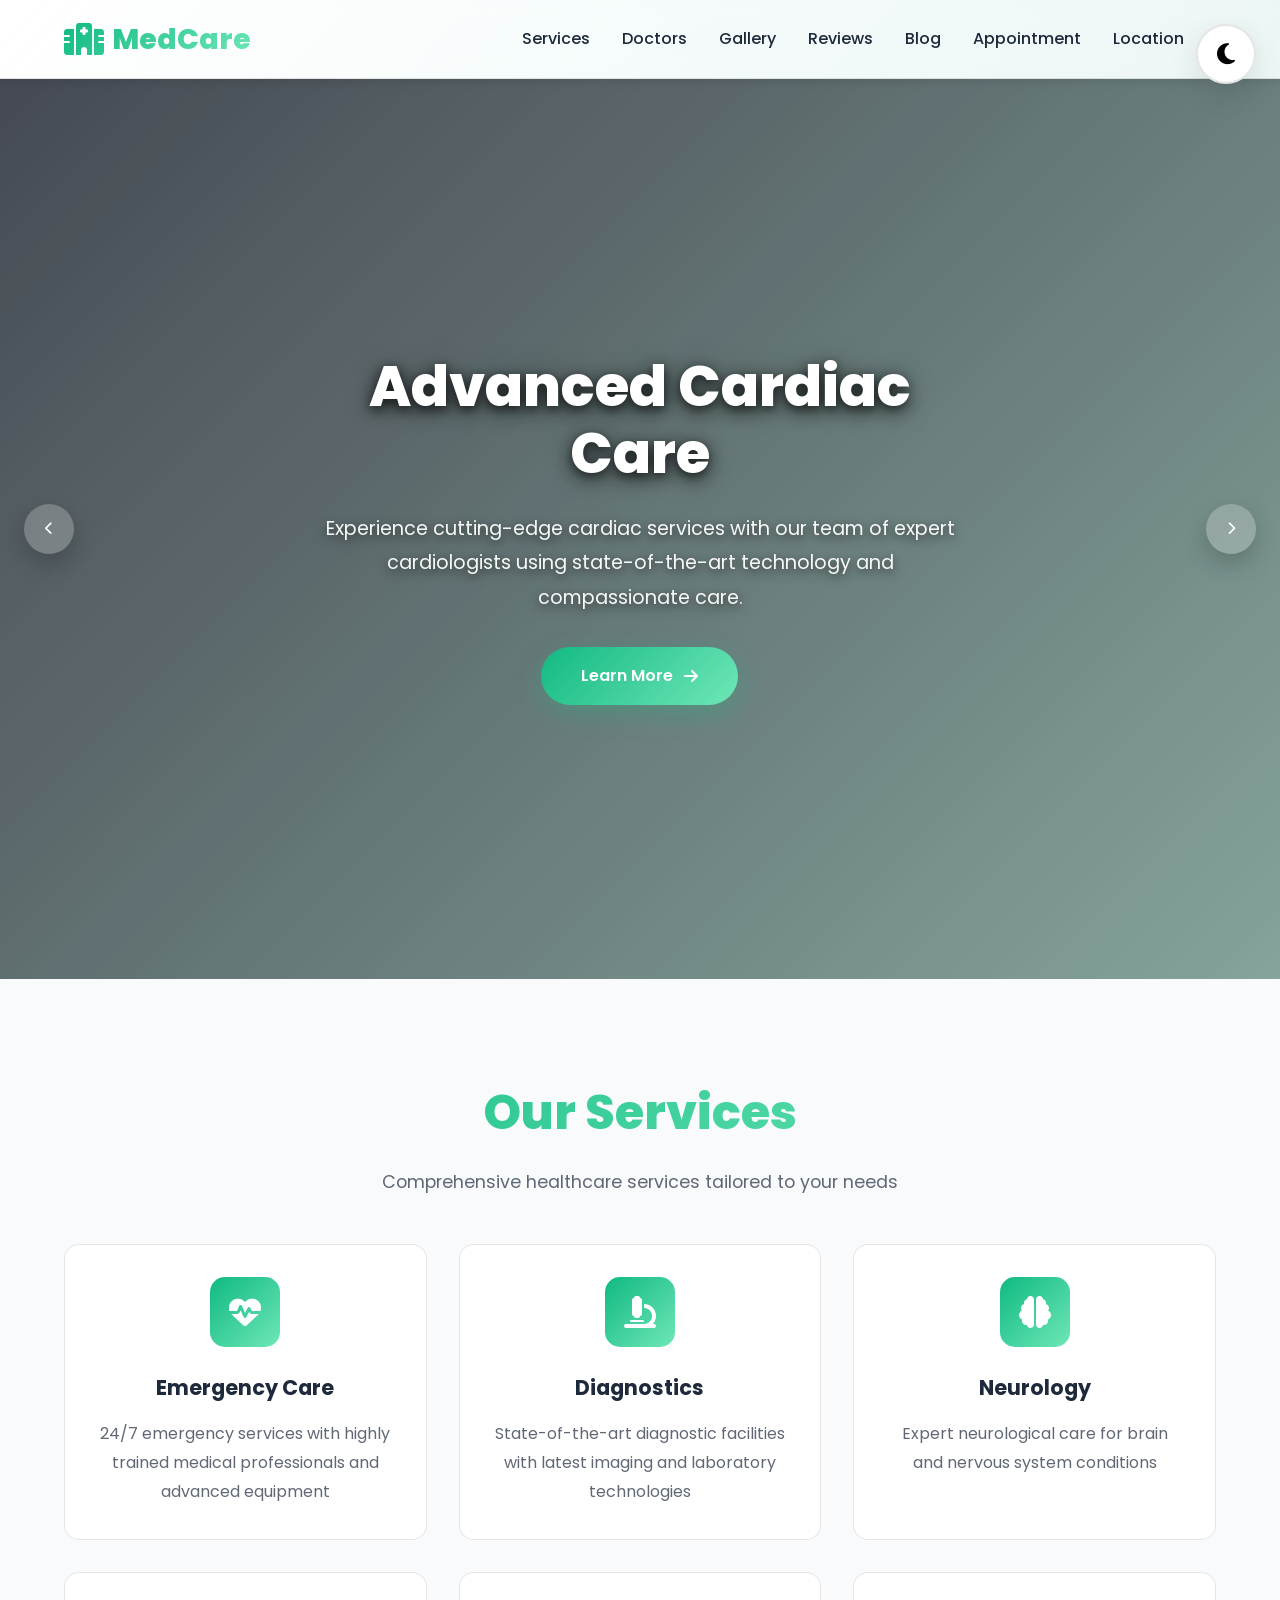
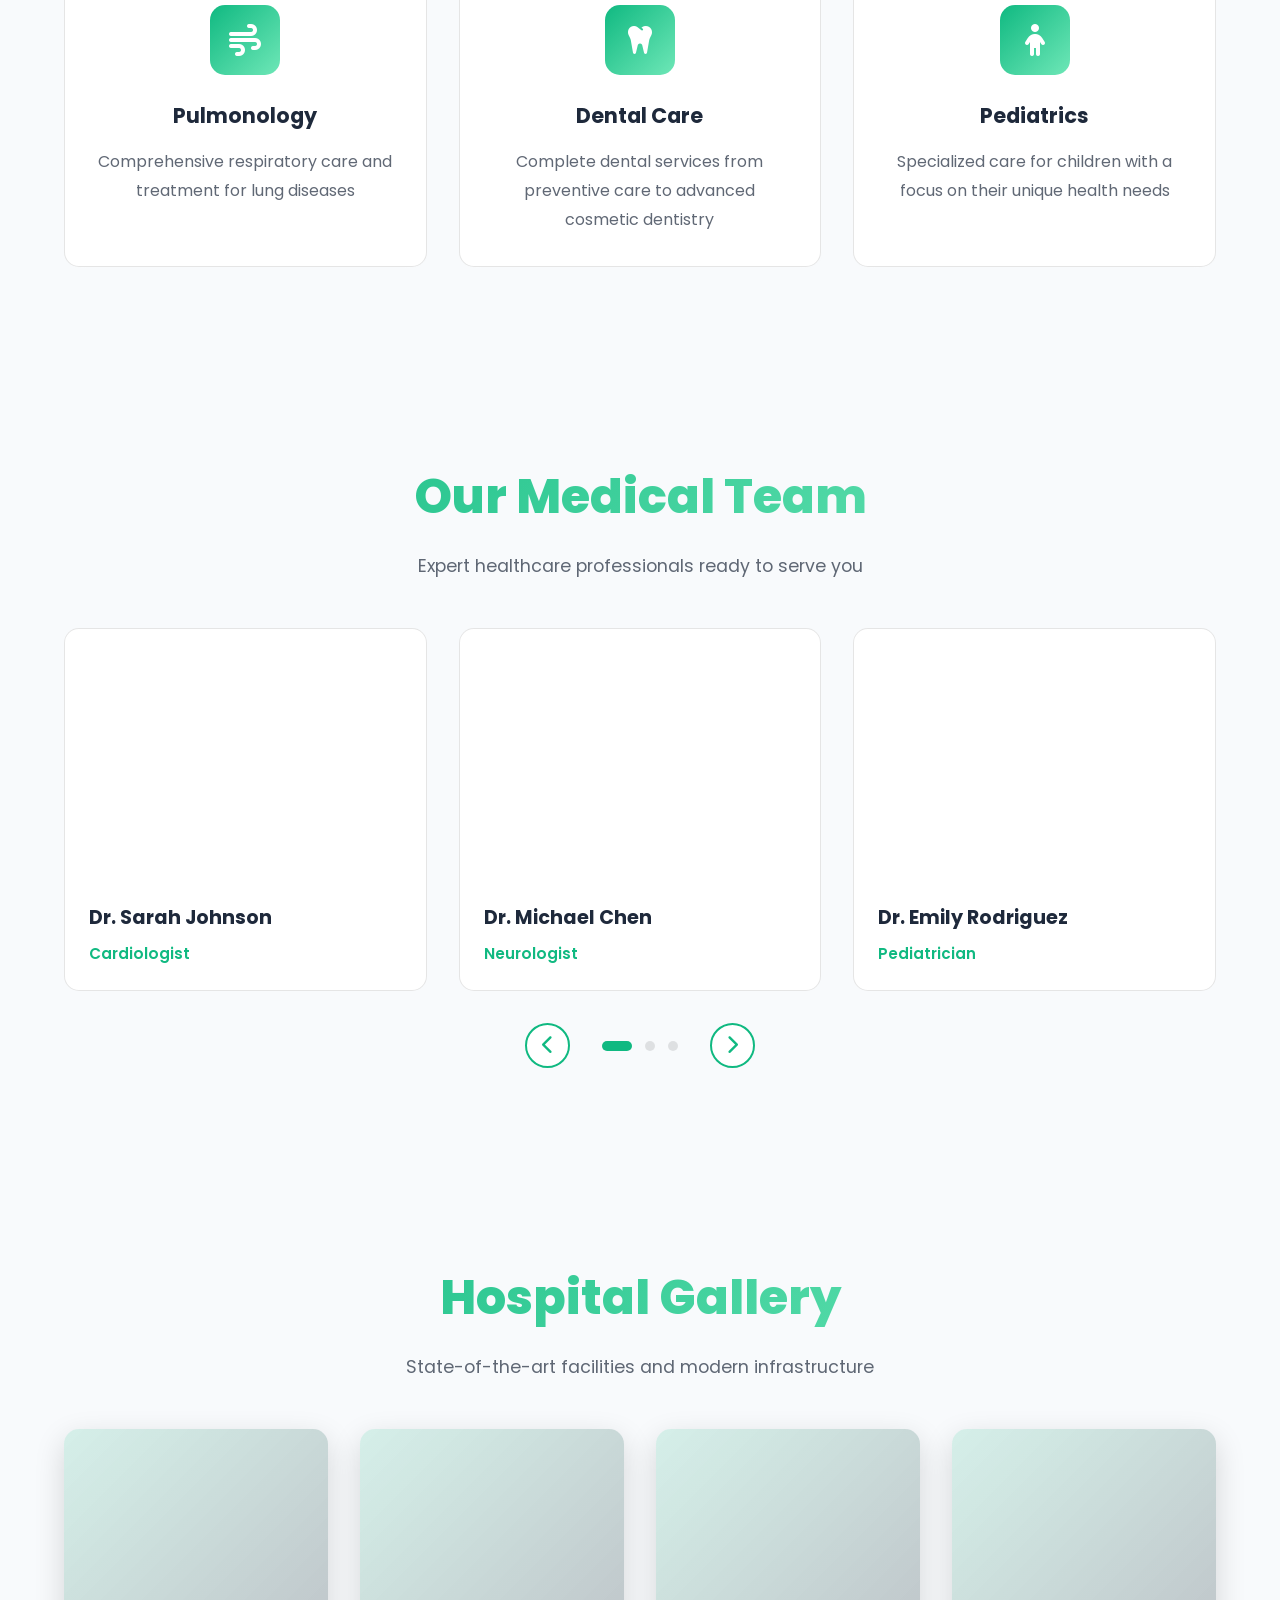
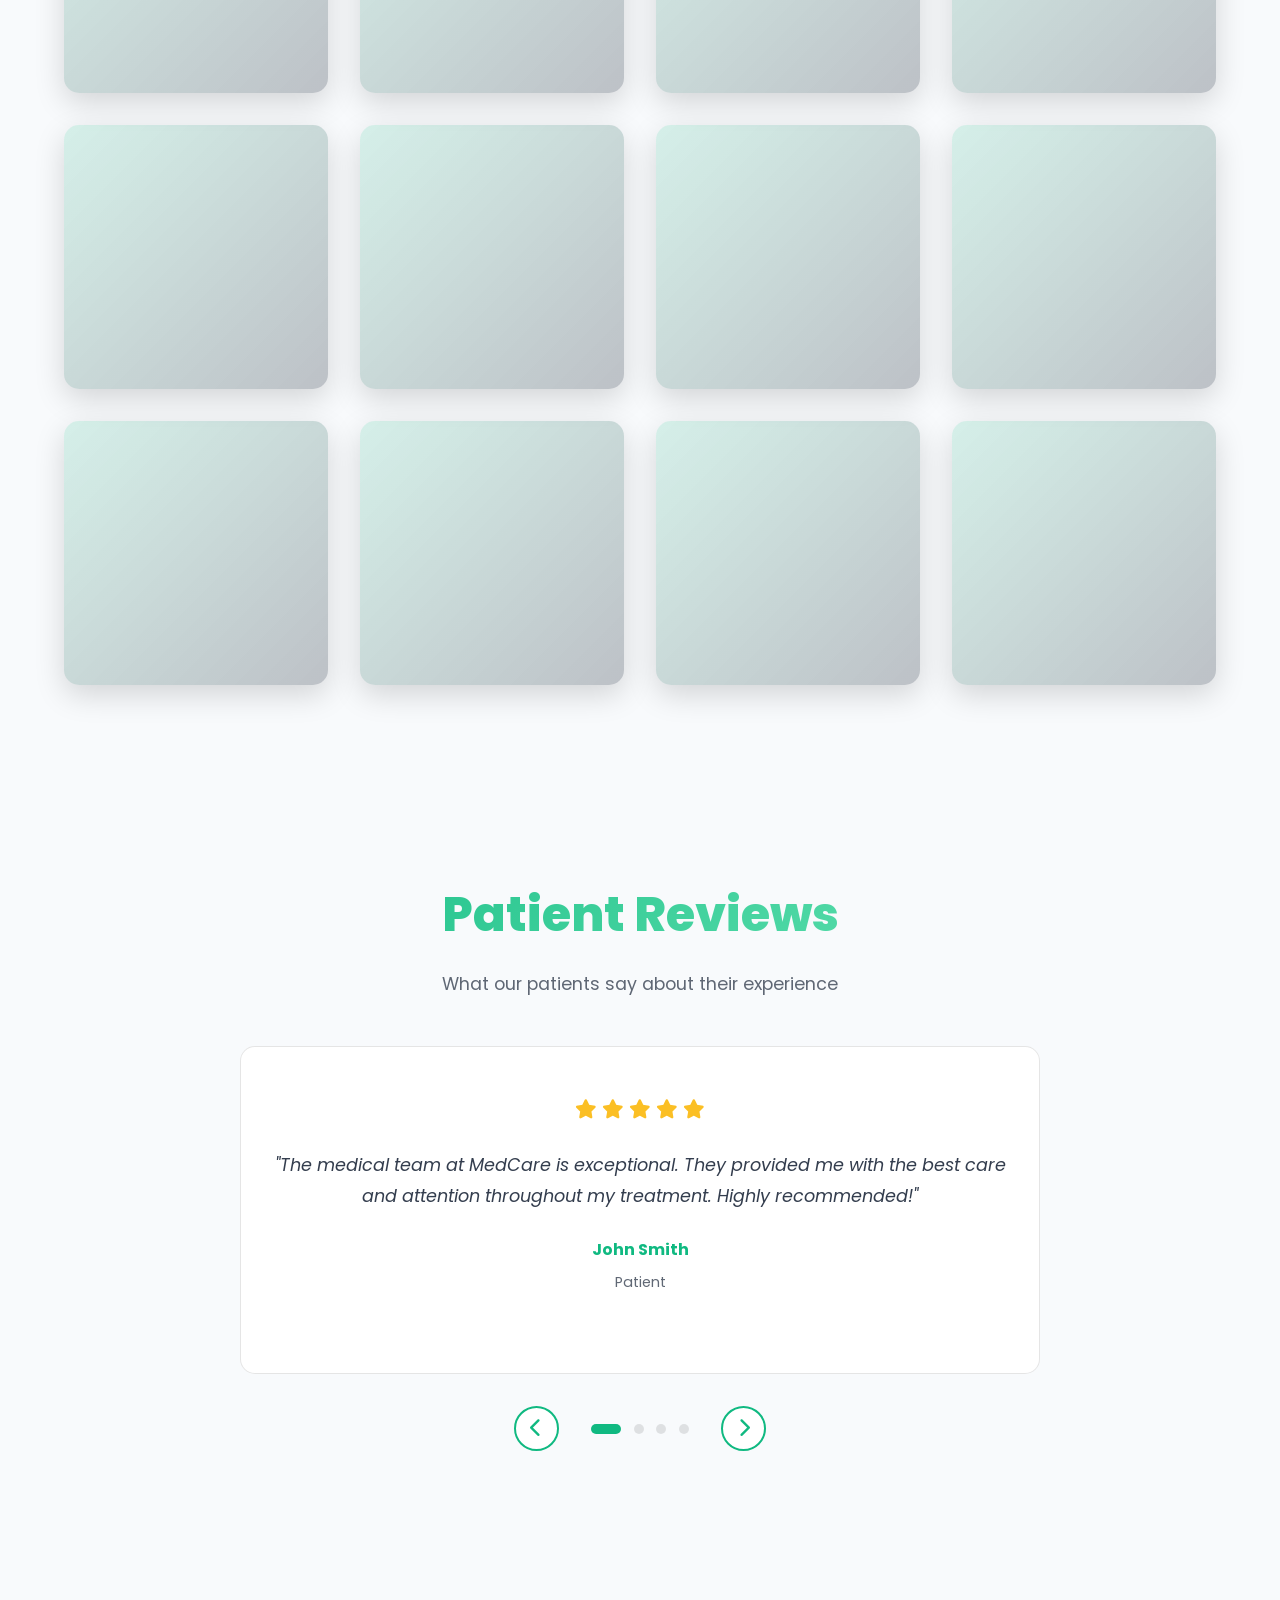
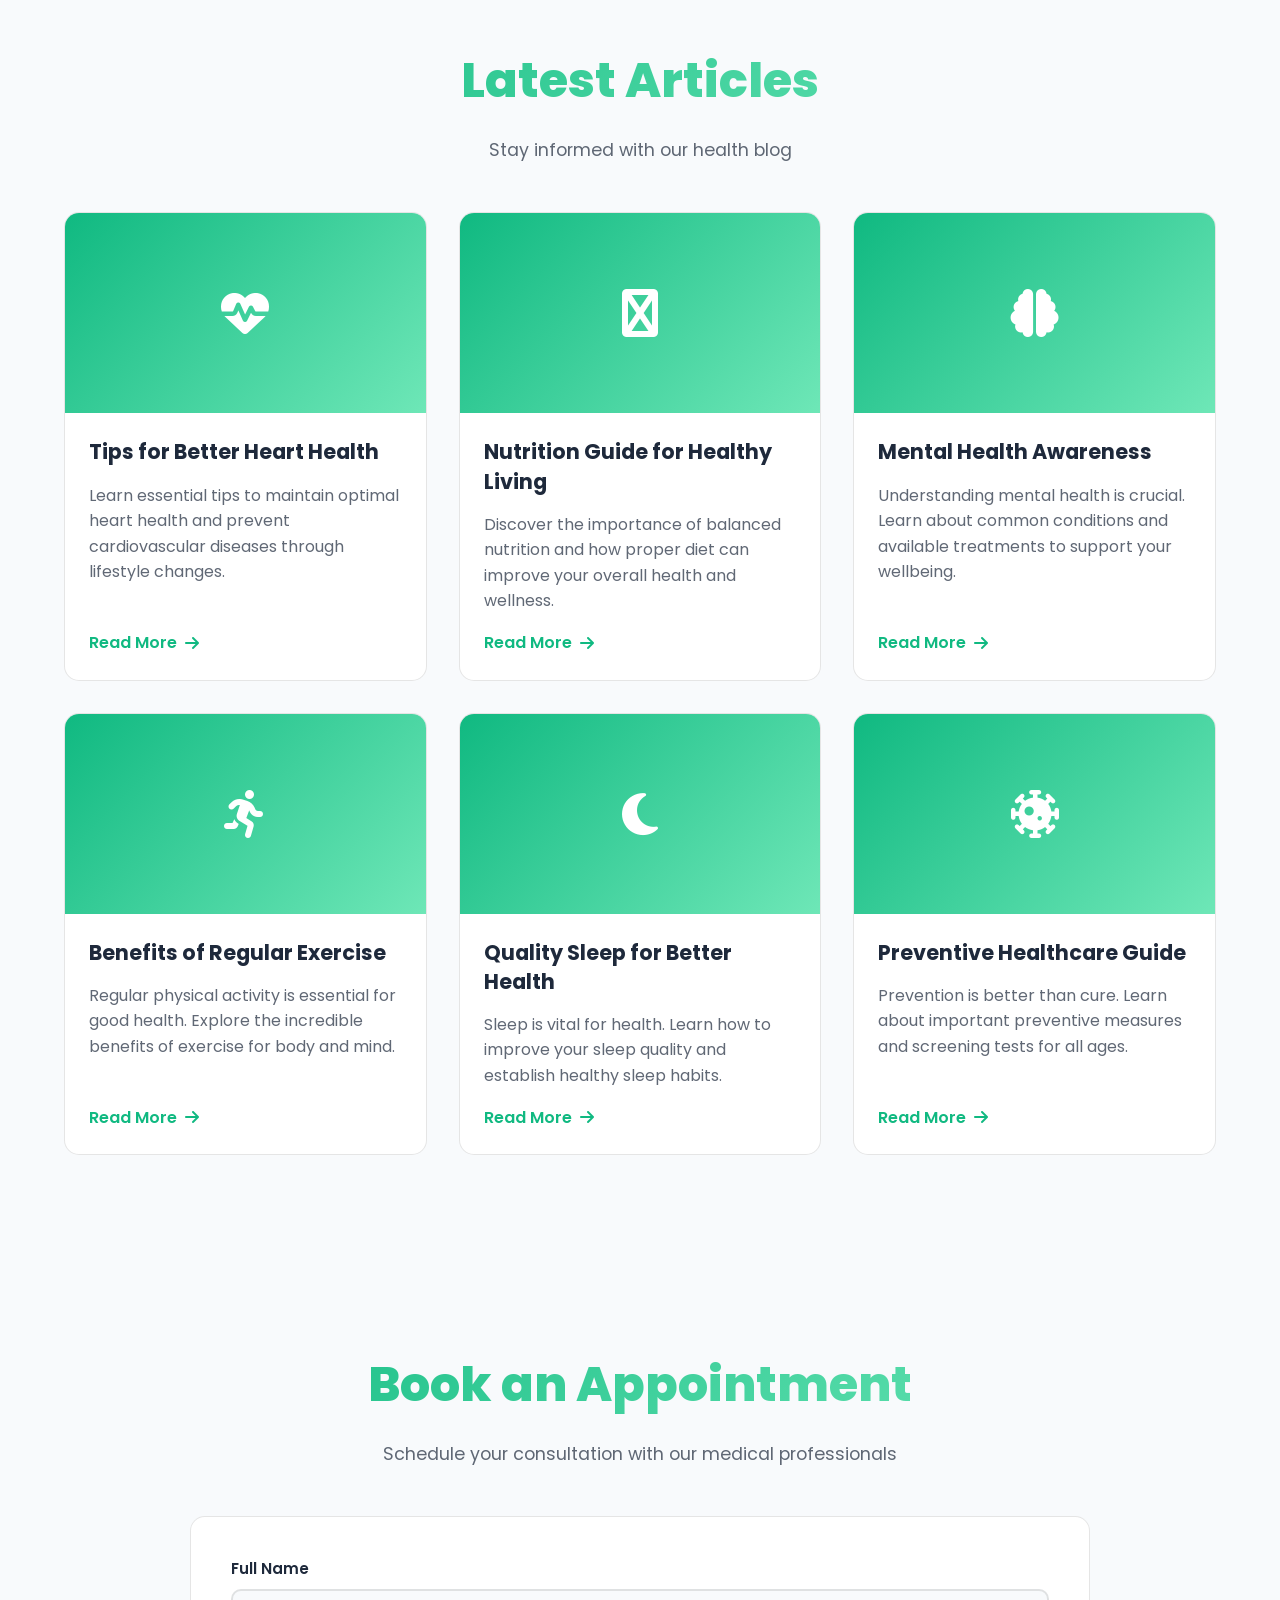
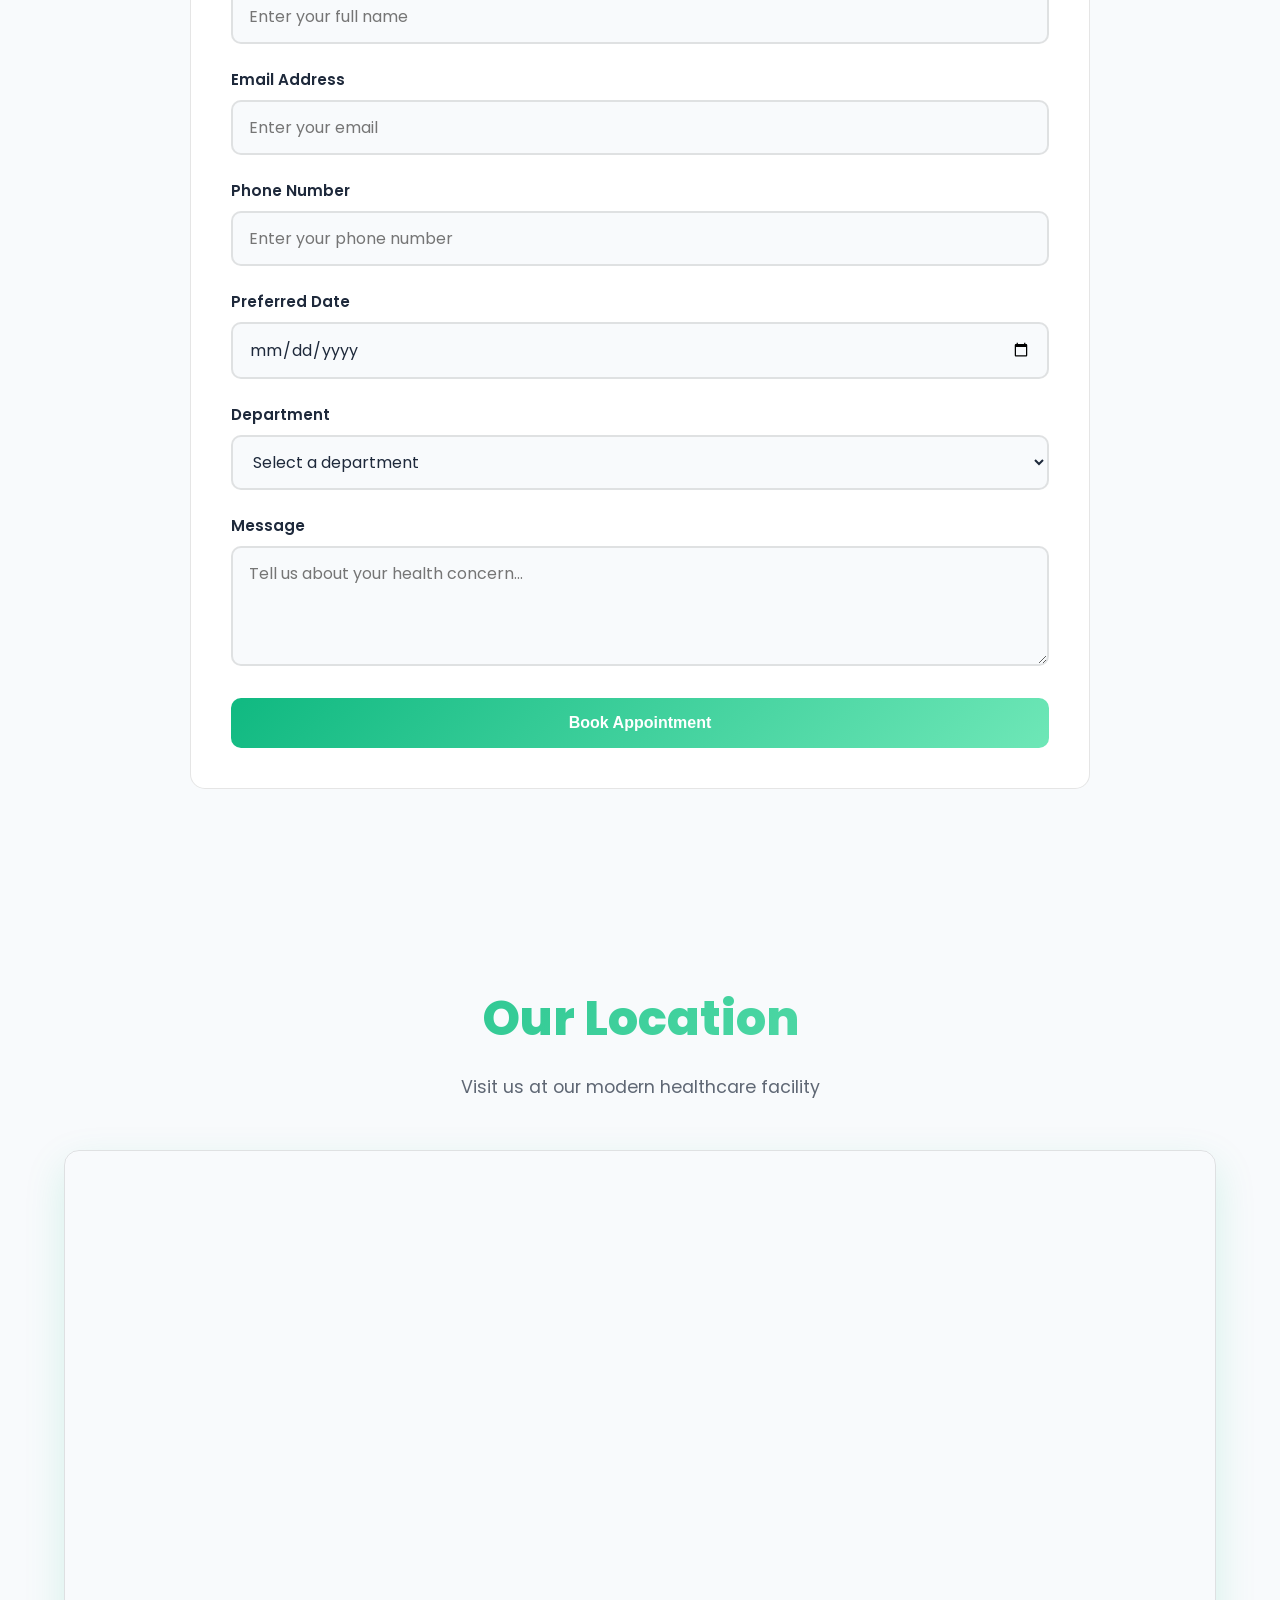
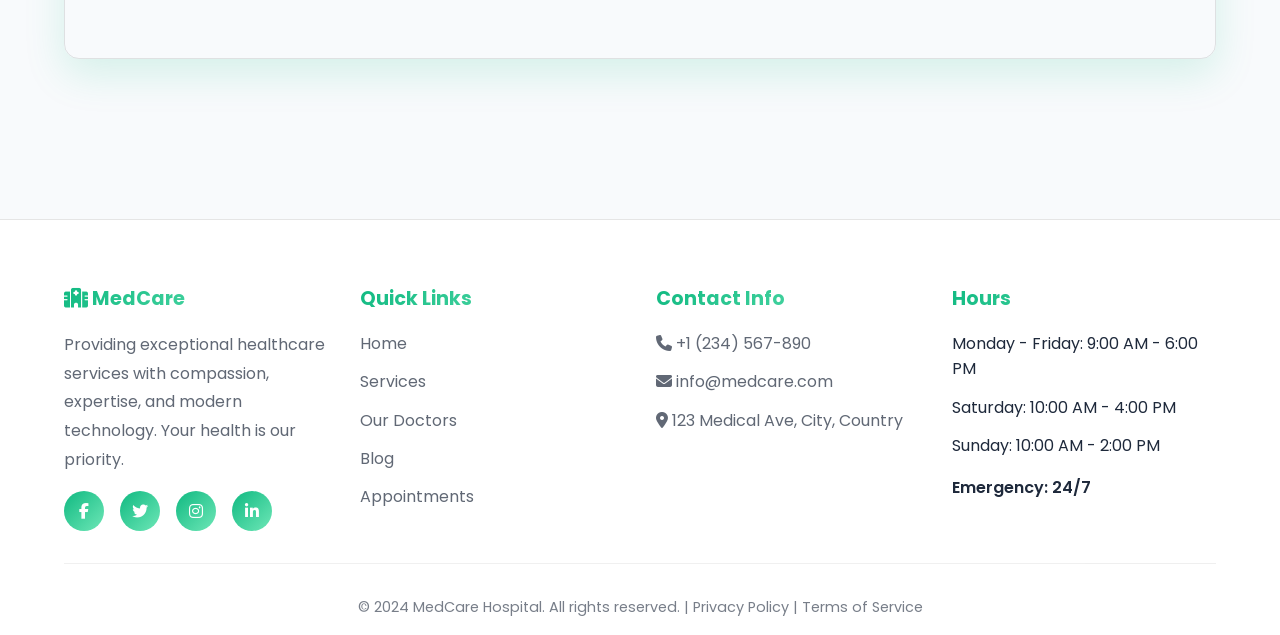
<file: index.html>
<!DOCTYPE html>
<html lang="en">
<head>
    <meta charset="UTF-8">
    <meta name="viewport" content="width=device-width, initial-scale=1.0">
    <meta name="description" content="Modern Hospital - Providing world-class healthcare services with compassion and expertise">
    <title>Modern Hospital - Excellence in Healthcare</title>
    
    <link rel="stylesheet" href="styles.css">

    <!-- Font Awesome Icons -->
    <link rel="stylesheet" href="https://cdnjs.cloudflare.com/ajax/libs/font-awesome/6.4.0/css/all.min.css">
    
    <!-- Google Fonts -->
    <link href="https://fonts.googleapis.com/css2?family=Poppins:wght@300;400;500;600;700;800&family=Roboto:wght@300;400;500;700&display=swap" rel="stylesheet">

    <!-- External CSS -->
    <!-- <link rel="stylesheet" href="modern-hospital.css"> -->
</head>
<body class="light-mode">
    <!-- ==================== THEME TOGGLE (Desktop) ==================== -->
    <button class="theme-toggle theme-toggle-desktop" id="themeToggle" aria-label="Toggle dark/light mode">
        <i class="fas fa-moon"></i>
    </button>

    <!-- ==================== NAVBAR ==================== -->
    <nav class="navbar" id="navbar">
        <div class="container">
            <div class="navbar-content">
                <div class="navbar-brand" onclick="scrollToSection('home')" style="cursor: pointer;">
                    <i class="fas fa-hospital"></i>
                    MedCare
                </div>
                <ul class="nav-links" id="navLinks">
                    <li><a class="nav-link" onclick="scrollToSection('services')">Services</a></li>
                    <li><a class="nav-link" onclick="scrollToSection('doctors')">Doctors</a></li>
                    <li><a class="nav-link" onclick="scrollToSection('gallery')">Gallery</a></li>
                    <li><a class="nav-link" onclick="scrollToSection('testimonials')">Reviews</a></li>
                    <li><a class="nav-link" onclick="scrollToSection('blog')">Blog</a></li>
                    <li><a class="nav-link" onclick="scrollToSection('appointment')">Appointment</a></li>
                    <li><a class="nav-link" onclick="scrollToSection('location')">Location</a></li>
                    <li class="mobile-theme-divider"></li>
                    <li class="mobile-theme-toggle-item">
                        <button class="theme-toggle theme-toggle-mobile" id="themeToggleMobile" aria-label="Toggle dark/light mode">
                            <i class="fas fa-moon"></i>
                            <span class="toggle-label">Dark Mode</span>
                        </button>
                    </li>
                </ul>
                <div class="hamburger" id="hamburger">
                    <span></span>
                    <span></span>
                    <span></span>
                </div>
            </div>
        </div>
    </nav>

    <!-- ==================== HERO SECTION ==================== -->
    <section class="hero" id="home">
        <div class="hero-carousel-wrapper">
            <div class="hero-carousel-track" id="heroCarousel">
                <!-- Slide 1: Cardiac Care -->
                <div class="hero-slide" data-slide="1">
                    <div class="hero-slide-content">
                        <h1 class="hero-slide-title">Advanced Cardiac Care</h1>
                        <p class="hero-slide-description">Experience cutting-edge cardiac services with our team of expert cardiologists using state-of-the-art technology and compassionate care.</p>
                        <a href="#services" onclick="scrollToSection('services')" class="hero-btn">Learn More <i class="fas fa-arrow-right"></i></a>
                    </div>
                </div>

                <!-- Slide 2: Expert Team -->
                <div class="hero-slide" data-slide="2">
                    <div class="hero-slide-content">
                        <h1 class="hero-slide-title">Expert Medical Team</h1>
                        <p class="hero-slide-description">Our dedicated team of healthcare professionals is available 24/7 to provide exceptional medical care with focus on your well-being.</p>
                        <a href="#appointment" onclick="scrollToSection('appointment')" class="hero-btn">Book Appointment <i class="fas fa-calendar-check"></i></a>
                    </div>
                </div>

                <!-- Slide 3: Diagnostic Facilities -->
                <div class="hero-slide" data-slide="3">
                    <div class="hero-slide-content">
                        <h1 class="hero-slide-title">Diagnostic Excellence</h1>
                        <p class="hero-slide-description">Access state-of-the-art diagnostic facilities with advanced imaging and laboratory services for accurate diagnosis and treatment planning.</p>
                        <a href="#services" onclick="scrollToSection('services')" class="hero-btn">View Services <i class="fas fa-stethoscope"></i></a>
                    </div>
                </div>

                <!-- Slide 4: Patient-Centric Care -->
                <div class="hero-slide" data-slide="4"><div class="hero-slide-content">
                        <h1 class="hero-slide-title">Patient-Centric Approach</h1>
                        <p class="hero-slide-description">We prioritize your comfort and recovery with personalized treatment plans designed specifically for your unique healthcare needs.</p>
                        <a href="#appointment" onclick="scrollToSection('appointment')" class="hero-btn">Schedule Visit <i class="fas fa-calendar-check"></i></a>
                    </div>
                </div>

                <!-- Slide 5: Holistic Healthcare -->
                <div class="hero-slide" data-slide="5"><div class="hero-slide-content">
                        <h1 class="hero-slide-title">Holistic Healthcare Services</h1>
                        <p class="hero-slide-description">Comprehensive range of medical services addressing various aspects of your well-being through integrated and compassionate healthcare.</p>
                        <a href="#services" onclick="scrollToSection('services')" class="hero-btn">Explore Services <i class="fas fa-arrow-right"></i></a>
                    </div>
                </div>
            </div>

            <!-- Navigation Dots -->
            <button class="hero-nav-button hero-nav-prev" onclick="previousHeroSlide()" aria-label="Previous slide">
                <i class="fas fa-chevron-left"></i>
            </button>
            <button class="hero-nav-button hero-nav-next" onclick="nextHeroSlide()" aria-label="Next slide">
                <i class="fas fa-chevron-right"></i>
            </button>
            <div class="hero-dots" id="heroDots"></div>
        </div>
    </section>

    <!-- ==================== HERO SECTION 2: SURGICAL & SPECIALISTS ==================== -->
    <section class="hero hero-section-2" id="hero2" style="display: none;">
        <div class="hero-carousel-wrapper">
            <div class="hero-carousel-track" id="heroCarousel2">
                <!-- Slide 1: Surgical Excellence -->
                <div class="hero-slide" data-slide="1"><div class="hero-slide-content">
                        <h1 class="hero-slide-title">Surgical Excellence</h1>
                        <p class="hero-slide-description">State-of-the-art surgical suites equipped with advanced technology and staffed by highly skilled surgeons ensuring safe and successful procedures.</p>
                        <a href="#services" onclick="scrollToSection('services')" class="hero-btn">Learn More <i class="fas fa-arrow-right"></i></a>
                    </div>
                </div>

                <!-- Slide 2: Orthopedic Specialists -->
                <div class="hero-slide" data-slide="2"><div class="hero-slide-content">
                        <h1 class="hero-slide-title">Orthopedic Care</h1>
                        <p class="hero-slide-description">Expert orthopedic specialists providing comprehensive treatment for bone, joint, and muscle conditions with cutting-edge surgical and non-surgical options.</p>
                        <a href="#appointment" onclick="scrollToSection('appointment')" class="hero-btn">Book Consultation <i class="fas fa-calendar-check"></i></a>
                    </div>
                </div>

                <!-- Slide 3: Gynecology Services -->
                <div class="hero-slide" data-slide="3"><div class="hero-slide-content">
                        <h1 class="hero-slide-title">Women's Health</h1>
                        <p class="hero-slide-description">Specialized women's health services including obstetrics, gynecology, and maternal care provided by compassionate female specialists.</p>
                        <a href="#services" onclick="scrollToSection('services')" class="hero-btn">View Services <i class="fas fa-stethoscope"></i></a>
                    </div>
                </div>

                <!-- Slide 4: Neurology Department -->
                <div class="hero-slide" data-slide="4"><div class="hero-slide-content">
                        <h1 class="hero-slide-title">Neurology Services</h1>
                        <p class="hero-slide-description">Advanced neurological diagnosis and treatment for brain, spine, and nervous system disorders with modern imaging and therapeutic technologies.</p>
                        <a href="#appointment" onclick="scrollToSection('appointment')" class="hero-btn">Schedule Visit <i class="fas fa-calendar-check"></i></a>
                    </div>
                </div>

                <!-- Slide 5: Pediatric Care -->
                <div class="hero-slide" data-slide="5"><div class="hero-slide-content">
                        <h1 class="hero-slide-title">Pediatric Excellence</h1>
                        <p class="hero-slide-description">Specialized pediatric care with child-friendly facilities and expert pediatricians providing comprehensive healthcare for infants, children, and adolescents.</p>
                        <a href="#services" onclick="scrollToSection('services')" class="hero-btn">Explore Services <i class="fas fa-arrow-right"></i></a>
                    </div>
                </div>
            </div>

            <!-- Navigation Dots -->
            <button class="hero-nav-button hero-nav-prev" onclick="previousHeroSlide()" aria-label="Previous slide">
                <i class="fas fa-chevron-left"></i>
            </button>
            <button class="hero-nav-button hero-nav-next" onclick="nextHeroSlide()" aria-label="Next slide">
                <i class="fas fa-chevron-right"></i>
            </button>
            <div class="hero-dots" id="heroDots2"></div>
        </div>
    </section>

    <!-- ==================== HERO SECTION 3: EMERGENCY & WELLNESS ==================== -->
    <section class="hero hero-section-3" id="hero3" style="display: none;">
        <div class="hero-carousel-wrapper">
            <div class="hero-carousel-track" id="heroCarousel3">
                <!-- Slide 1: Emergency Services -->
                <div class="hero-slide" data-slide="1"><div class="hero-slide-content">
                        <h1 class="hero-slide-title">24/7 Emergency Care</h1>
                        <p class="hero-slide-description">Round-the-clock emergency department with fully equipped trauma centers and experienced medical professionals ready to handle any medical emergency.</p>
                        <a href="#services" onclick="scrollToSection('services')" class="hero-btn">Learn More <i class="fas fa-arrow-right"></i></a>
                    </div>
                </div>

                <!-- Slide 2: Wellness Programs -->
                <div class="hero-slide" data-slide="2"><div class="hero-slide-content">
                        <h1 class="hero-slide-title">Wellness & Prevention</h1>
                        <p class="hero-slide-description">Comprehensive wellness programs including preventive health screenings, fitness coaching, and lifestyle management for optimal health outcomes.</p>
                        <a href="#appointment" onclick="scrollToSection('appointment')" class="hero-btn">Join Program <i class="fas fa-calendar-check"></i></a>
                    </div>
                </div>

                <!-- Slide 3: Mental Health -->
                <div class="hero-slide" data-slide="3"><div class="hero-slide-content">
                        <h1 class="hero-slide-title">Mental Health Support</h1>
                        <p class="hero-slide-description">Professional mental health services including counseling, therapy, and psychiatric care in a supportive and confidential environment.</p>
                        <a href="#services" onclick="scrollToSection('services')" class="hero-btn">View Services <i class="fas fa-stethoscope"></i></a>
                    </div>
                </div>

                <!-- Slide 4: Rehabilitation Center -->
                <div class="hero-slide" data-slide="4"><div class="hero-slide-content">
                        <h1 class="hero-slide-title">Rehabilitation Services</h1>
                        <p class="hero-slide-description">State-of-the-art rehabilitation center providing physical therapy, occupational therapy, and recovery programs for maximum patient recovery.</p>
                        <a href="#appointment" onclick="scrollToSection('appointment')" class="hero-btn">Schedule Session <i class="fas fa-calendar-check"></i></a>
                    </div>
                </div>

                <!-- Slide 5: Specialized Care -->
                <div class="hero-slide" data-slide="5"><div class="hero-slide-content">
                        <h1 class="hero-slide-title">Specialty Services</h1>
                        <p class="hero-slide-description">Access to specialized medical services including oncology, endocrinology, rheumatology, and other specialized departments for complex medical conditions.</p>
                        <a href="#services" onclick="scrollToSection('services')" class="hero-btn">Explore Services <i class="fas fa-arrow-right"></i></a>
                    </div>
                </div>
            </div>

            <!-- Navigation Dots -->
            <button class="hero-nav-button hero-nav-prev" onclick="previousHeroSlide()" aria-label="Previous slide">
                <i class="fas fa-chevron-left"></i>
            </button>
            <button class="hero-nav-button hero-nav-next" onclick="nextHeroSlide()" aria-label="Next slide">
                <i class="fas fa-chevron-right"></i>
            </button>
            <div class="hero-dots" id="heroDots3"></div>
        </div>
    </section>

    <section class="services" id="services">
        <div class="container">
            <h2 class="section-title">Our Services</h2>
            <p class="section-subtitle">Comprehensive healthcare services tailored to your needs</p>
            
            <div class="services-grid">
                <div class="service-card">
                    <div class="service-icon">
                        <i class="fas fa-heartbeat"></i>
                    </div>
                    <h3 class="service-title">Emergency Care</h3>
                    <p class="service-description">24/7 emergency services with highly trained medical professionals and advanced equipment</p>
                </div>

                <div class="service-card">
                    <div class="service-icon">
                        <i class="fas fa-microscope"></i>
                    </div>
                    <h3 class="service-title">Diagnostics</h3>
                    <p class="service-description">State-of-the-art diagnostic facilities with latest imaging and laboratory technologies</p>
                </div>

                <div class="service-card">
                    <div class="service-icon">
                        <i class="fas fa-brain"></i>
                    </div>
                    <h3 class="service-title">Neurology</h3>
                    <p class="service-description">Expert neurological care for brain and nervous system conditions</p>
                </div>

                <div class="service-card">
                    <div class="service-icon">
                        <i class="fas fa-wind"></i>
                    </div>
                    <h3 class="service-title">Pulmonology</h3>
                    <p class="service-description">Comprehensive respiratory care and treatment for lung diseases</p>
                </div>

                <div class="service-card">
                    <div class="service-icon">
                        <i class="fas fa-tooth"></i>
                    </div>
                    <h3 class="service-title">Dental Care</h3>
                    <p class="service-description">Complete dental services from preventive care to advanced cosmetic dentistry</p>
                </div>

                <div class="service-card">
                    <div class="service-icon">
                        <i class="fas fa-child"></i>
                    </div>
                    <h3 class="service-title">Pediatrics</h3>
                    <p class="service-description">Specialized care for children with a focus on their unique health needs</p>
                </div>
            </div>
        </div>
    </section>

    <!-- ==================== DOCTORS SECTION ==================== -->
    <section class="doctors" id="doctors">
        <div class="container">
            <h2 class="section-title">Our Medical Team</h2>
            <p class="section-subtitle">Expert healthcare professionals ready to serve you</p>
            
            <div class="carousel">
                <div class="carousel-track" id="doctorsCarousel">
                    <!-- Slide 1 -->
                    <div class="carousel-slide">
                        <div class="doctor-card" data-doctor="1">
                            <div class="doctor-image"></div>
                            <div class="doctor-info">
                                <h3 class="doctor-name">Dr. Sarah Johnson</h3>
                                <p class="doctor-specialty">Cardiologist</p>
                            </div>
                        </div>
                        <div class="doctor-card" data-doctor="2">
                            <div class="doctor-image"></div>
                            <div class="doctor-info">
                                <h3 class="doctor-name">Dr. Michael Chen</h3>
                                <p class="doctor-specialty">Neurologist</p>
                            </div>
                        </div>
                        <div class="doctor-card" data-doctor="3">
                            <div class="doctor-image"></div>
                            <div class="doctor-info">
                                <h3 class="doctor-name">Dr. Emily Rodriguez</h3>
                                <p class="doctor-specialty">Pediatrician</p>
                            </div>
                        </div>
                    </div>

                    <!-- Slide 2 -->
                    <div class="carousel-slide">
                        <div class="doctor-card" data-doctor="4">
                            <div class="doctor-image"></div>
                            <div class="doctor-info">
                                <h3 class="doctor-name">Dr. James Williams</h3>
                                <p class="doctor-specialty">Radiologist</p>
                            </div>
                        </div>
                        <div class="doctor-card" data-doctor="5">
                            <div class="doctor-image"></div>
                            <div class="doctor-info">
                                <h3 class="doctor-name">Dr. Lisa Anderson</h3>
                                <p class="doctor-specialty">General Surgeon</p>
                            </div>
                        </div>
                        <div class="doctor-card" data-doctor="6">
                            <div class="doctor-image"></div>
                            <div class="doctor-info">
                                <h3 class="doctor-name">Dr. David Martinez</h3>
                                <p class="doctor-specialty">Gastroenterologist</p>
                            </div>
                        </div>
                    </div>

                    <!-- Slide 3 -->
                    <div class="carousel-slide">
                        <div class="doctor-card" data-doctor="7">
                            <div class="doctor-image"></div>
                            <div class="doctor-info">
                                <h3 class="doctor-name">Dr. Rachel Taylor</h3>
                                <p class="doctor-specialty">Orthopedist</p>
                            </div>
                        </div>
                        <div class="doctor-card" data-doctor="8">
                            <div class="doctor-image"></div>
                            <div class="doctor-info">
                                <h3 class="doctor-name">Dr. Kevin Thompson</h3>
                                <p class="doctor-specialty">Oncologist</p>
                            </div>
                        </div>
                        <div class="doctor-card" data-doctor="9">
                            <div class="doctor-image"></div>
                            <div class="doctor-info">
                                <h3 class="doctor-name">Dr. Jennifer Lee</h3>
                                <p class="doctor-specialty">Ophthalmologist</p>
                            </div>
                        </div>
                    </div>
                </div>
            </div>

            <div class="carousel-controls">
                <button class="carousel-btn" onclick="previousDoctor()" aria-label="Previous doctors">
                    <i class="fas fa-chevron-left"></i>
                </button>
                <div class="carousel-dots" id="doctorDots"></div>
                <button class="carousel-btn" onclick="nextDoctor()" aria-label="Next doctors">
                    <i class="fas fa-chevron-right"></i>
                </button>
            </div>
        </div>
    </section>

    <!-- ==================== GALLERY SECTION ==================== -->
    <section class="gallery" id="gallery">
        <div class="container">
            <h2 class="section-title">Hospital Gallery</h2>
            <p class="section-subtitle">State-of-the-art facilities and modern infrastructure</p>
            
            <div class="gallery-grid">
                <div class="gallery-item" data-gallery="1">
                    <div class="gallery-image"></div>
                    <div class="gallery-overlay">
                        <h3>Hospital Lobby</h3>
                    </div>
                </div>
                <div class="gallery-item" data-gallery="2">
                    <div class="gallery-image"></div>
                    <div class="gallery-overlay">
                        <h3>Operating Room</h3>
                    </div>
                </div>
                <div class="gallery-item" data-gallery="3">
                    <div class="gallery-image"></div>
                    <div class="gallery-overlay">
                        <h3>Laboratory</h3>
                    </div>
                </div>
                <div class="gallery-item" data-gallery="4">
                    <div class="gallery-image"></div>
                    <div class="gallery-overlay">
                        <h3>Emergency Ward</h3>
                    </div>
                </div>
                <div class="gallery-item" data-gallery="5">
                    <div class="gallery-image"></div>
                    <div class="gallery-overlay">
                        <h3>Patient Care</h3>
                    </div>
                </div>
                <div class="gallery-item" data-gallery="6">
                    <div class="gallery-image"></div>
                    <div class="gallery-overlay">
                        <h3>Recovery Ward</h3>
                    </div>
                </div>
                <div class="gallery-item" data-gallery="7">
                    <div class="gallery-image"></div>
                    <div class="gallery-overlay">
                        <h3>Diagnostic Unit</h3>
                    </div>
                </div>
                <div class="gallery-item" data-gallery="8">
                    <div class="gallery-image"></div>
                    <div class="gallery-overlay">
                        <h3>Cardiac Center</h3>
                    </div>
                </div>
                <div class="gallery-item" data-gallery="9">
                    <div class="gallery-image"></div>
                    <div class="gallery-overlay">
                        <h3>Rehabilitation</h3>
                    </div>
                </div>
                <div class="gallery-item" data-gallery="10">
                    <div class="gallery-image"></div>
                    <div class="gallery-overlay">
                        <h3>Imaging Center</h3>
                    </div>
                </div>
                <div class="gallery-item" data-gallery="11">
                    <div class="gallery-image"></div>
                    <div class="gallery-overlay">
                        <h3>Pharmacy</h3>
                    </div>
                </div>
                <div class="gallery-item" data-gallery="12">
                    <div class="gallery-image"></div>
                    <div class="gallery-overlay">
                        <h3>Specialist Clinic</h3>
                    </div>
                </div>
            </div>
        </div>
    </section>

    <!-- ==================== TESTIMONIALS SECTION ==================== -->
    <section class="testimonials" id="testimonials">
        <div class="container">
            <h2 class="section-title">Patient Reviews</h2>
            <p class="section-subtitle">What our patients say about their experience</p>
            
            <div class="testimonial-carousel">
                <div class="testimonial-track" id="testimonialsCarousel">
                    <div class="testimonial-slide">
                        <div class="stars">
                            <i class="fas fa-star"></i>
                            <i class="fas fa-star"></i>
                            <i class="fas fa-star"></i>
                            <i class="fas fa-star"></i>
                            <i class="fas fa-star"></i>
                        </div>
                        <p class="testimonial-text">"The medical team at MedCare is exceptional. They provided me with the best care and attention throughout my treatment. Highly recommended!"</p>
                        <p class="testimonial-author">John Smith</p>
                        <p class="testimonial-role">Patient</p>
                    </div>

                    <div class="testimonial-slide">
                        <div class="stars">
                            <i class="fas fa-star"></i>
                            <i class="fas fa-star"></i>
                            <i class="fas fa-star"></i>
                            <i class="fas fa-star"></i>
                            <i class="fas fa-star"></i>
                        </div>
                        <p class="testimonial-text">"Amazing experience! The doctors and nurses were so professional and caring. The facilities are top-notch. I feel fortunate to have been treated here."</p>
                        <p class="testimonial-author">Maria Garcia</p>
                        <p class="testimonial-role">Patient</p>
                    </div>

                    <div class="testimonial-slide">
                        <div class="stars">
                            <i class="fas fa-star"></i>
                            <i class="fas fa-star"></i>
                            <i class="fas fa-star"></i>
                            <i class="fas fa-star"></i>
                            <i class="fas fa-star"></i>
                        </div>
                        <p class="testimonial-text">"MedCare exceeded all my expectations. From the moment I arrived, the staff made me feel comfortable and cared for. My recovery has been smooth thanks to their expertise."</p>
                        <p class="testimonial-author">David Thompson</p>
                        <p class="testimonial-role">Patient</p>
                    </div>

                    <div class="testimonial-slide">
                        <div class="stars">
                            <i class="fas fa-star"></i>
                            <i class="fas fa-star"></i>
                            <i class="fas fa-star"></i>
                            <i class="fas fa-star"></i>
                            <i class="fas fa-star"></i>
                        </div>
                        <p class="testimonial-text">"Outstanding medical care and compassionate staff. The hospital is clean, modern, and equipped with the latest technology. Truly a world-class healthcare facility!"</p>
                        <p class="testimonial-author">Sarah Johnson</p>
                        <p class="testimonial-role">Patient</p>
                    </div>
                </div>
            </div>

            <div class="carousel-controls">
                <button class="carousel-btn" onclick="previousTestimonial()" aria-label="Previous testimonial">
                    <i class="fas fa-chevron-left"></i>
                </button>
                <div class="carousel-dots" id="testimonialDots"></div>
                <button class="carousel-btn" onclick="nextTestimonial()" aria-label="Next testimonial">
                    <i class="fas fa-chevron-right"></i>
                </button>
            </div>
        </div>
    </section>

    <!-- ==================== BLOG SECTION ==================== -->
    <section class="blog" id="blog">
        <div class="container">
            <h2 class="section-title">Latest Articles</h2>
            <p class="section-subtitle">Stay informed with our health blog</p>
            
            <div class="blog-grid">
                <div class="blog-card">
                    <div class="blog-image"><i class="fas fa-heartbeat"></i></div>
                    <div class="blog-content">
                        <h3 class="blog-title">Tips for Better Heart Health</h3>
                        <p class="blog-excerpt">Learn essential tips to maintain optimal heart health and prevent cardiovascular diseases through lifestyle changes.</p>
                        <a href="#" class="blog-btn">Read More <i class="fas fa-arrow-right"></i></a>
                    </div>
                </div>

                <div class="blog-card">
                    <div class="blog-image"><i class="fas fa-apple"></i></div>
                    <div class="blog-content">
                        <h3 class="blog-title">Nutrition Guide for Healthy Living</h3>
                        <p class="blog-excerpt">Discover the importance of balanced nutrition and how proper diet can improve your overall health and wellness.</p>
                        <a href="#" class="blog-btn">Read More <i class="fas fa-arrow-right"></i></a>
                    </div>
                </div>

                <div class="blog-card">
                    <div class="blog-image"><i class="fas fa-brain"></i></div>
                    <div class="blog-content">
                        <h3 class="blog-title">Mental Health Awareness</h3>
                        <p class="blog-excerpt">Understanding mental health is crucial. Learn about common conditions and available treatments to support your wellbeing.</p>
                        <a href="#" class="blog-btn">Read More <i class="fas fa-arrow-right"></i></a>
                    </div>
                </div>

                <div class="blog-card">
                    <div class="blog-image"><i class="fas fa-person-running"></i></div>
                    <div class="blog-content">
                        <h3 class="blog-title">Benefits of Regular Exercise</h3>
                        <p class="blog-excerpt">Regular physical activity is essential for good health. Explore the incredible benefits of exercise for body and mind.</p>
                        <a href="#" class="blog-btn">Read More <i class="fas fa-arrow-right"></i></a>
                    </div>
                </div>

                <div class="blog-card">
                    <div class="blog-image"><i class="fas fa-moon"></i></div>
                    <div class="blog-content">
                        <h3 class="blog-title">Quality Sleep for Better Health</h3>
                        <p class="blog-excerpt">Sleep is vital for health. Learn how to improve your sleep quality and establish healthy sleep habits.</p>
                        <a href="#" class="blog-btn">Read More <i class="fas fa-arrow-right"></i></a>
                    </div>
                </div>

                <div class="blog-card">
                    <div class="blog-image"><i class="fas fa-virus-covid"></i></div>
                    <div class="blog-content">
                        <h3 class="blog-title">Preventive Healthcare Guide</h3>
                        <p class="blog-excerpt">Prevention is better than cure. Learn about important preventive measures and screening tests for all ages.</p>
                        <a href="#" class="blog-btn">Read More <i class="fas fa-arrow-right"></i></a>
                    </div>
                </div>
            </div>
        </div>
    </section>

    <!-- ==================== APPOINTMENT SECTION ==================== -->
    <section class="appointment" id="appointment">
        <div class="container">
            <h2 class="section-title">Book an Appointment</h2>
            <p class="section-subtitle">Schedule your consultation with our medical professionals</p>
            
            <div class="form-container">
                <form id="appointmentForm" onsubmit="handleFormSubmit(event)">
                    <div class="form-group">
                        <label class="form-label" for="name">Full Name</label>
                        <input type="text" id="name" class="form-input" placeholder="Enter your full name" required>
                        <div class="form-error" data-error="name"></div>
                    </div>

                    <div class="form-group">
                        <label class="form-label" for="email">Email Address</label>
                        <input type="email" id="email" class="form-input" placeholder="Enter your email" required>
                        <div class="form-error" data-error="email"></div>
                    </div>

                    <div class="form-group">
                        <label class="form-label" for="phone">Phone Number</label>
                        <input type="tel" id="phone" class="form-input" placeholder="Enter your phone number" required>
                        <div class="form-error" data-error="phone"></div>
                    </div>

                    <div class="form-group">
                        <label class="form-label" for="date">Preferred Date</label>
                        <input type="date" id="date" class="form-input" required>
                        <div class="form-error" data-error="date"></div>
                    </div>

                    <div class="form-group">
                        <label class="form-label" for="department">Department</label>
                        <select id="department" class="form-select" required>
                            <option value="">Select a department</option>
                            <option value="cardiology">Cardiology</option>
                            <option value="neurology">Neurology</option>
                            <option value="pediatrics">Pediatrics</option>
                            <option value="orthopedics">Orthopedics</option>
                            <option value="general">General Medicine</option>
                            <option value="dentistry">Dentistry</option>
                        </select>
                        <div class="form-error" data-error="department"></div>
                    </div>

                    <div class="form-group">
                        <label class="form-label" for="message">Message</label>
                        <textarea id="message" class="form-textarea" placeholder="Tell us about your health concern..."></textarea>
                        <div class="form-error" data-error="message"></div>
                    </div>

                    <button type="submit" class="form-submit">Book Appointment</button>
                </form>
            </div>
        </div>
    </section>

    <!-- ==================== LOCATION MAP SECTION ==================== -->
    <section class="location-map" id="location">
        <div class="container">
            <h2 class="section-title">Our Location</h2>
            <p class="section-subtitle">Visit us at our modern healthcare facility</p>
            
            <div class="map-wrapper">
                <div class="map-container">
                    <iframe class="map-frame" src="https://www.google.com/maps/embed?pb=!1m18!1m12!1m3!1d3022.1841769179264!2d-74.00601!3d40.71282!2m3!1f0!2f0!3f0!3m2!1i1024!2i768!4f13.1!3m3!1m2!1s0x89c25a390e50ee6f%3A0x129b25ca7aaa26b7!2s123%20Medical%20Ave%2C%20New%20York%2C%20NY!5e0!3m2!1sen!2sus!4v1574352729816" allowfullscreen="" loading="lazy" referrerpolicy="no-referrer-when-downgrade"></iframe>
                </div>
            </div>
        </div>
    </section>

    <!-- ==================== FOOTER ==================== -->
    <footer class="footer">
        <div class="container">
            <div class="footer-content">
                <div class="footer-section">
                    <h3><i class="fas fa-hospital"></i> MedCare</h3>
                    <p>Providing exceptional healthcare services with compassion, expertise, and modern technology. Your health is our priority.</p>
                    <div class="social-icons">
                        <a href="#" class="social-icon" aria-label="Facebook">
                            <i class="fab fa-facebook-f"></i>
                        </a>
                        <a href="#" class="social-icon" aria-label="Twitter">
                            <i class="fab fa-twitter"></i>
                        </a>
                        <a href="#" class="social-icon" aria-label="Instagram">
                            <i class="fab fa-instagram"></i>
                        </a>
                        <a href="#" class="social-icon" aria-label="LinkedIn">
                            <i class="fab fa-linkedin-in"></i>
                        </a>
                    </div>
                </div>

                <div class="footer-section">
                    <h3>Quick Links</h3>
                    <ul>
                        <li><a href="#home">Home</a></li>
                        <li><a href="#services">Services</a></li>
                        <li><a href="#doctors">Our Doctors</a></li>
                        <li><a href="#blog">Blog</a></li>
                        <li><a href="#appointment">Appointments</a></li>
                    </ul>
                </div>

                <div class="footer-section">
                    <h3>Contact Info</h3>
                    <ul>
                        <li>
                            <a href="tel:+1234567890">
                                <i class="fas fa-phone"></i> +1 (234) 567-890
                            </a>
                        </li>
                        <li>
                            <a href="mailto:info@medcare.com">
                                <i class="fas fa-envelope"></i> info@medcare.com
                            </a>
                        </li>
                        <li>
                            <a href="#">
                                <i class="fas fa-map-marker-alt"></i> 123 Medical Ave, City, Country
                            </a>
                        </li>
                    </ul>
                </div>

                <div class="footer-section">
                    <h3>Hours</h3>
                    <ul>
                        <li>Monday - Friday: 9:00 AM - 6:00 PM</li>
                        <li>Saturday: 10:00 AM - 4:00 PM</li>
                        <li>Sunday: 10:00 AM - 2:00 PM</li>
                        <li style="margin-top: 1rem; font-weight: 600;">Emergency: 24/7</li>
                    </ul>
                </div>
            </div>

            <div class="footer-bottom">
                <p>&copy; 2024 MedCare Hospital. All rights reserved. | <a href="#" style="text-decoration: none; color: inherit;">Privacy Policy</a> | <a href="#" style="text-decoration: none; color: inherit;">Terms of Service</a></p>
            </div>
        </div>
    </footer>

    <!-- ==================== SCROLL TO TOP BUTTON ==================== -->
    <button class="scroll-to-top" id="scrollToTop" onclick="scrollToTop()" aria-label="Scroll to top">
        <i class="fas fa-chevron-up"></i>
    </button>

    <!-- ==================== EXTERNAL JAVASCRIPT ==================== -->
    <script src="script.js"></script>
</body>
</html>
</file>
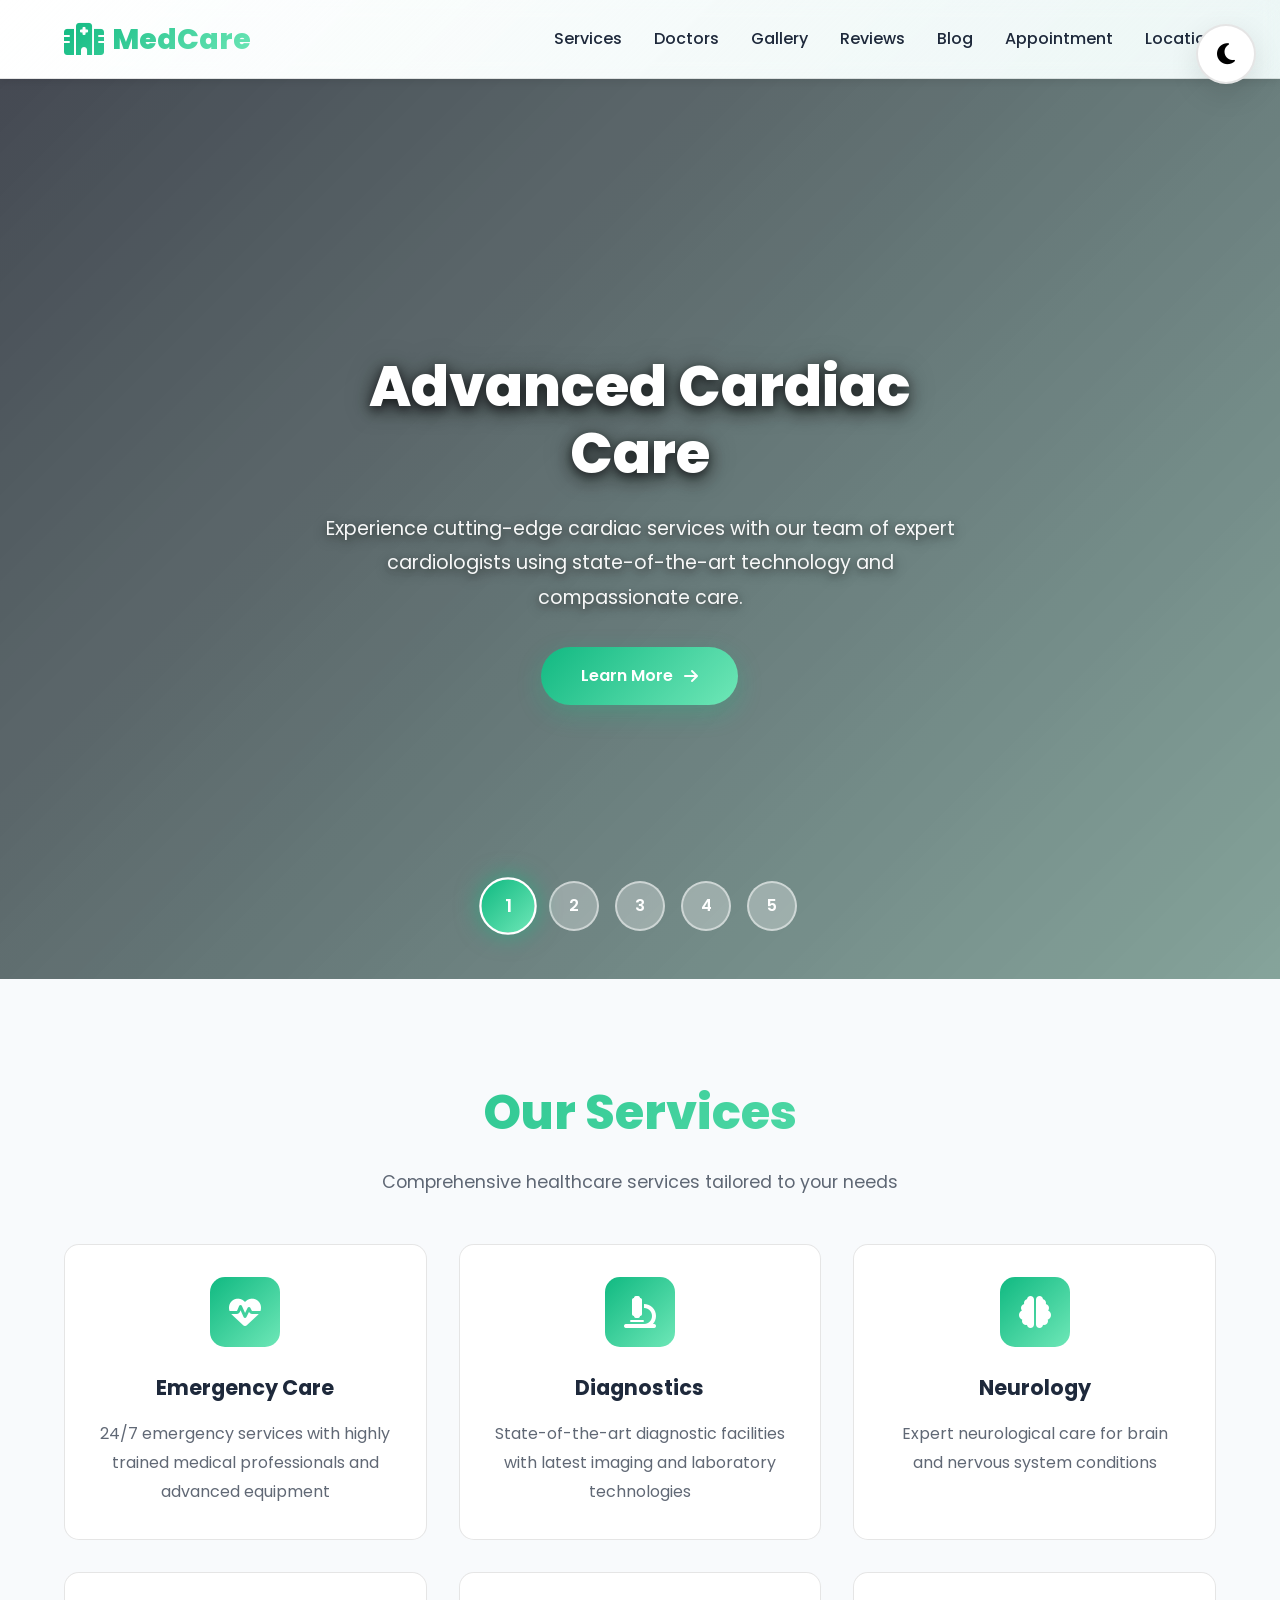
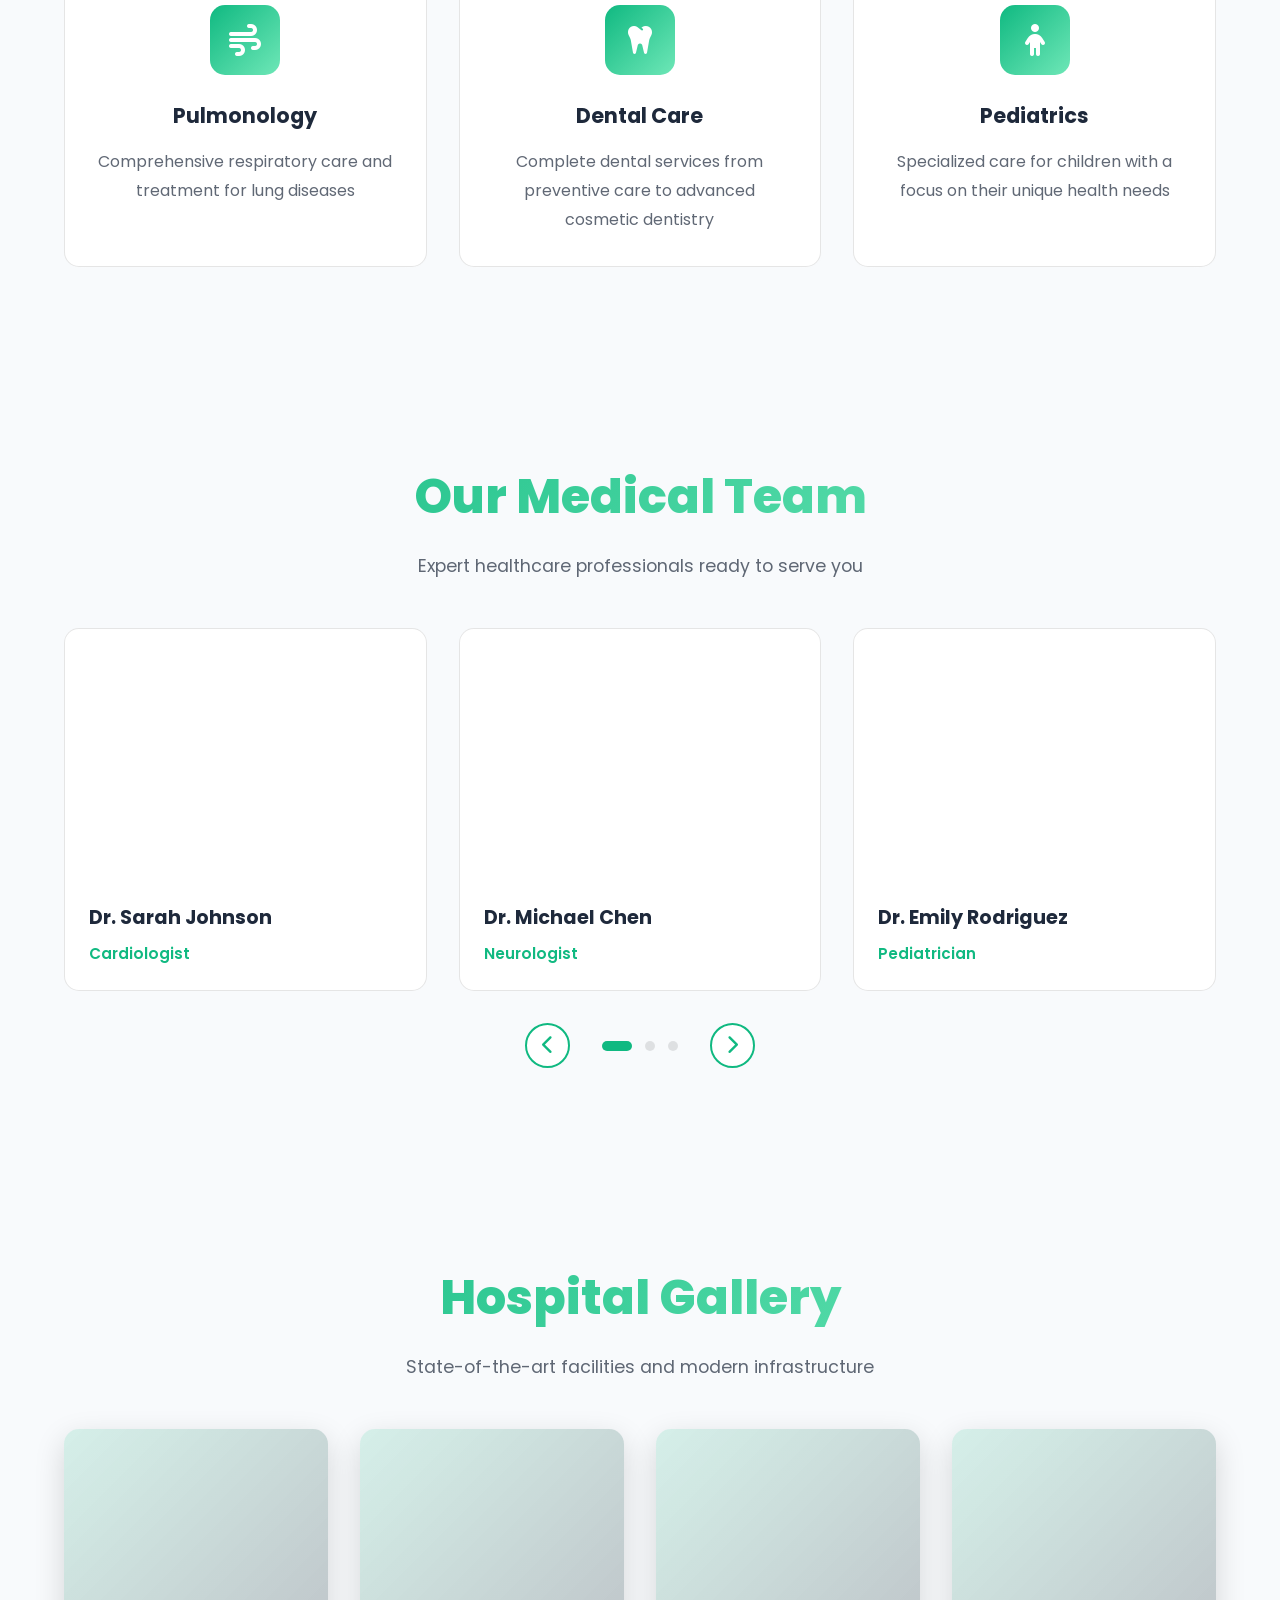
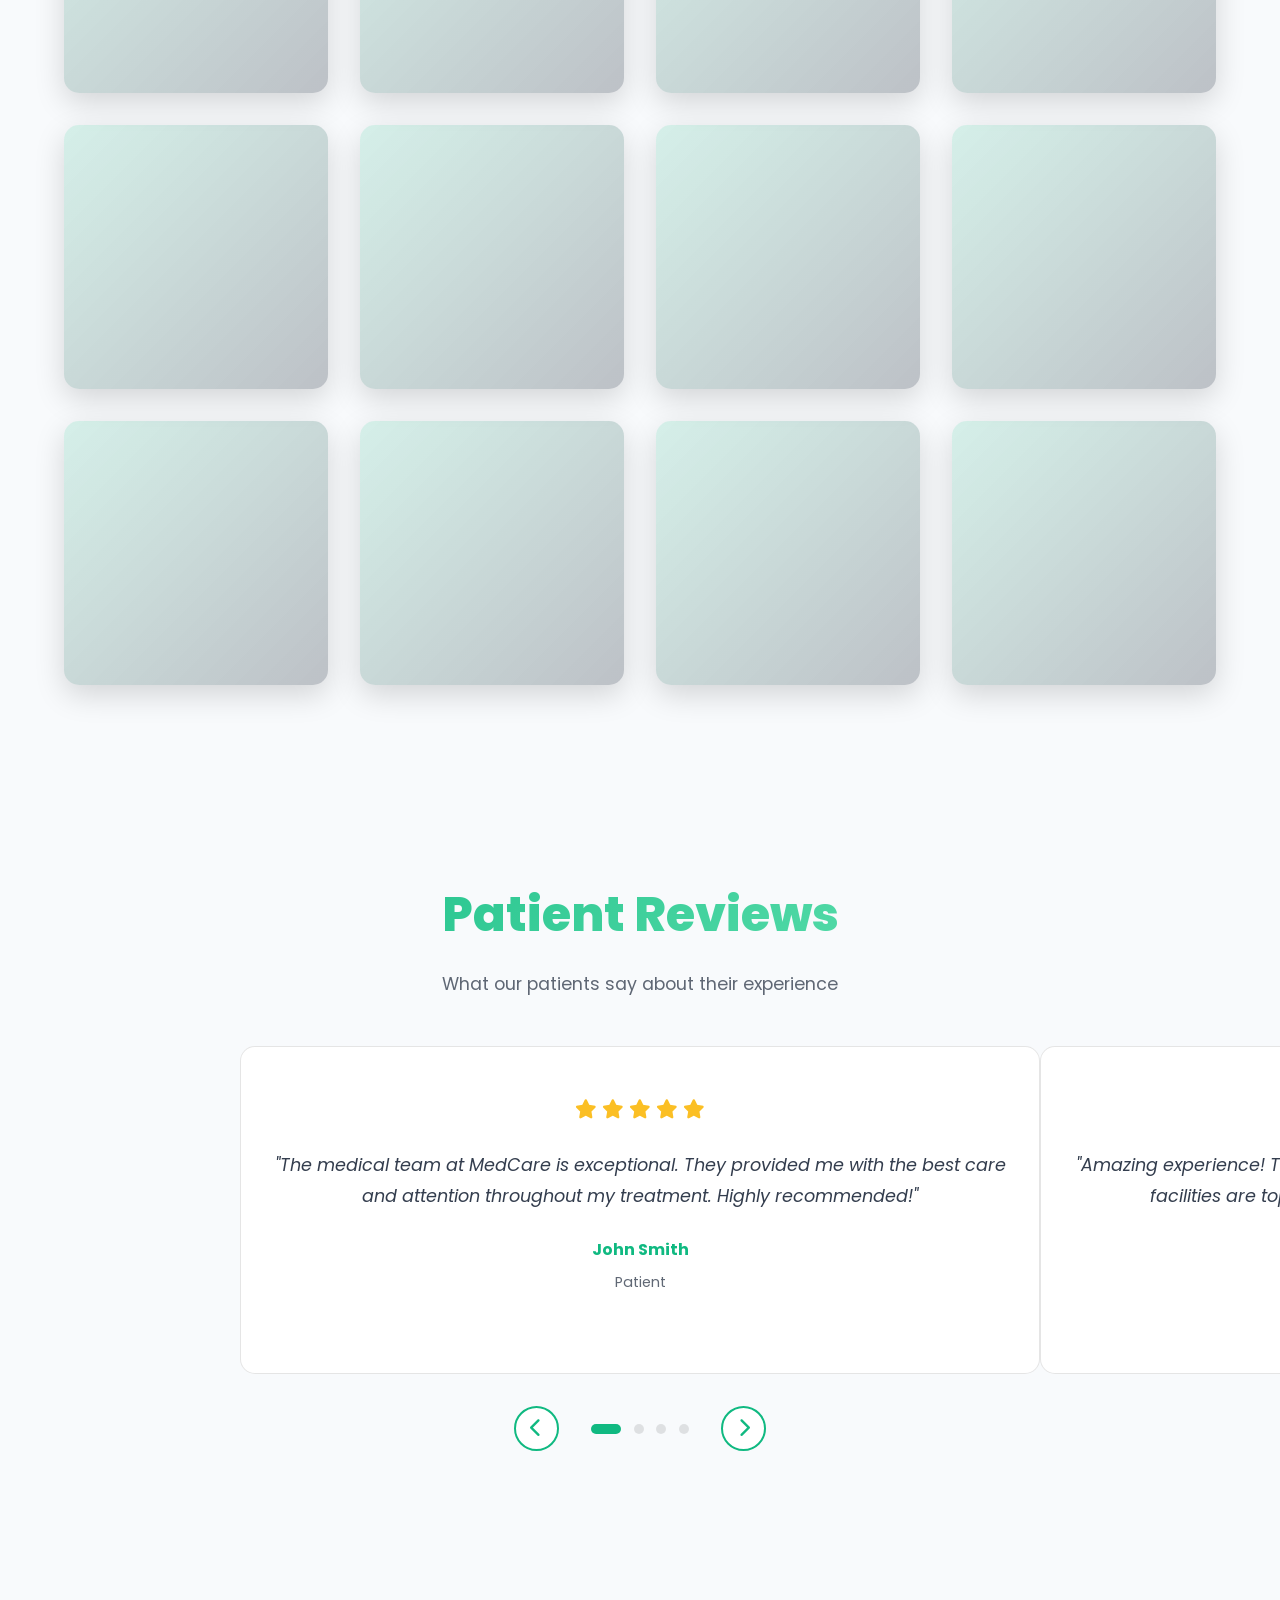
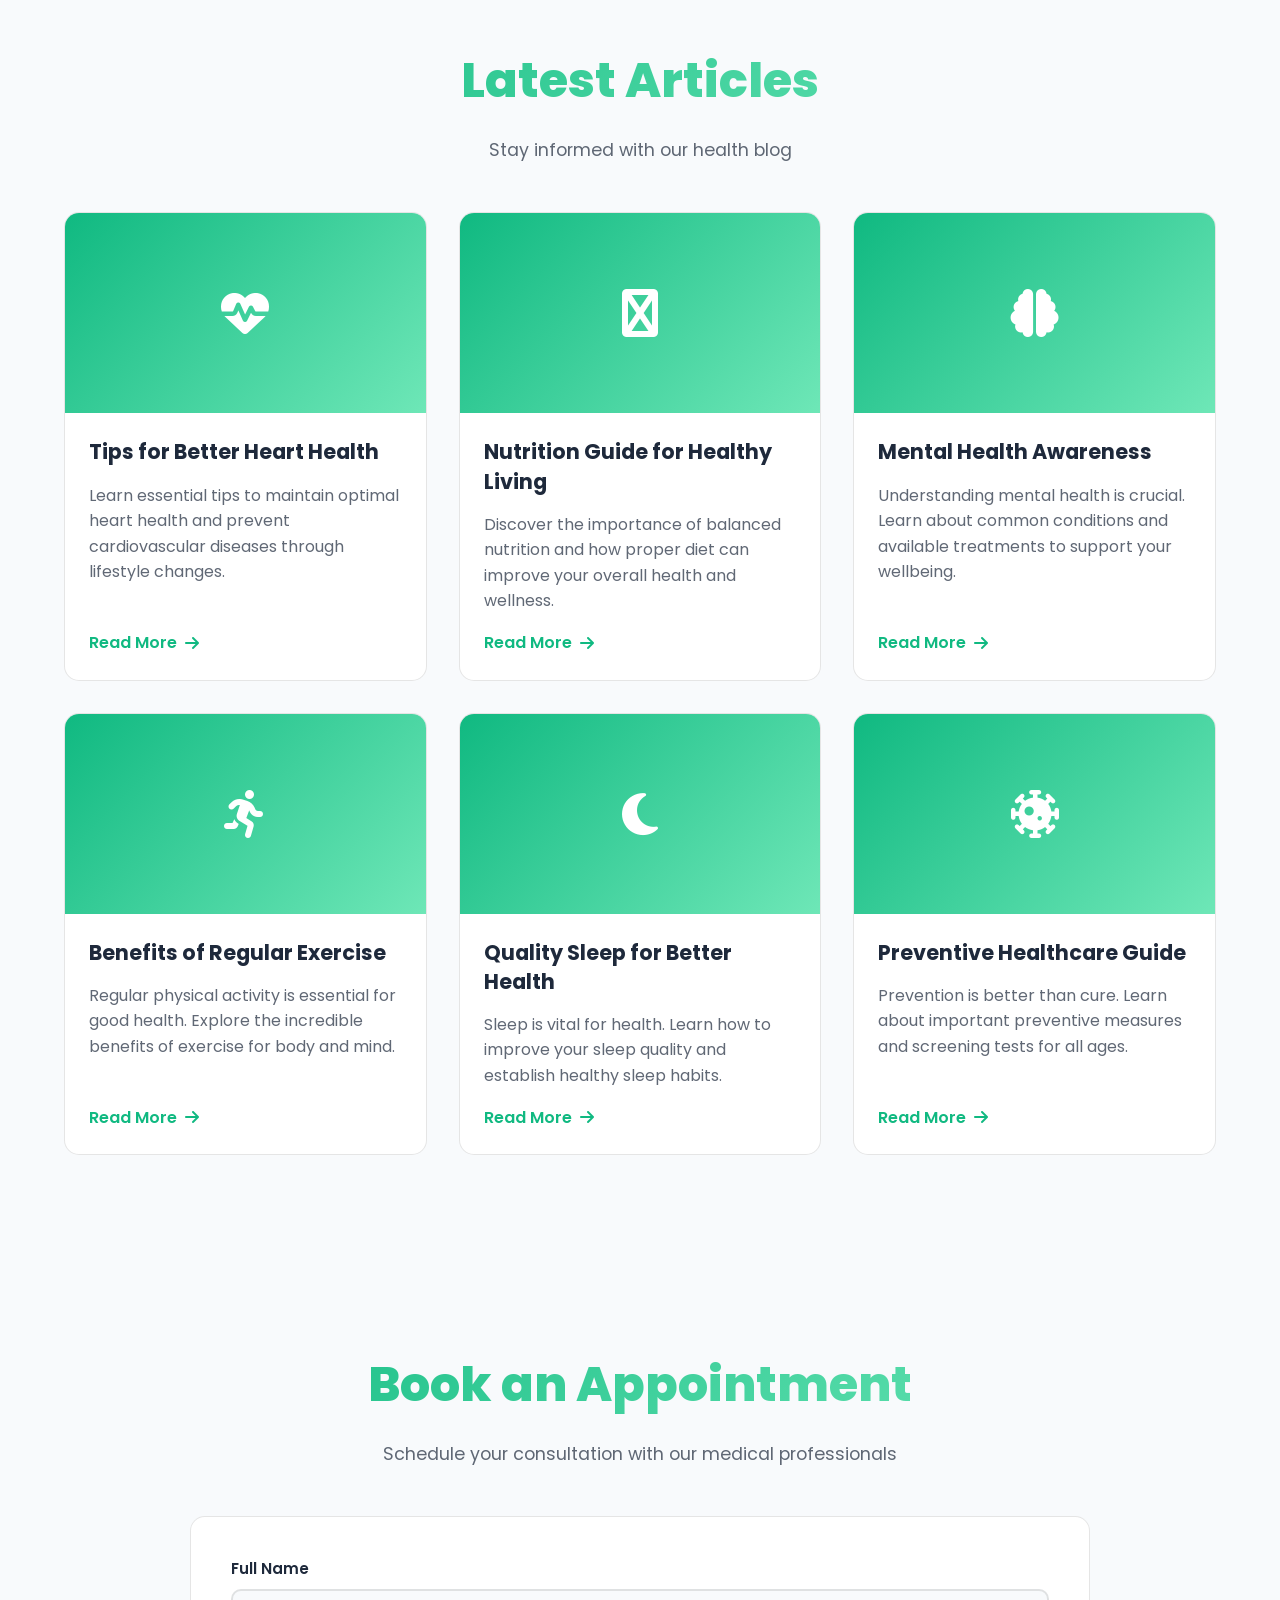
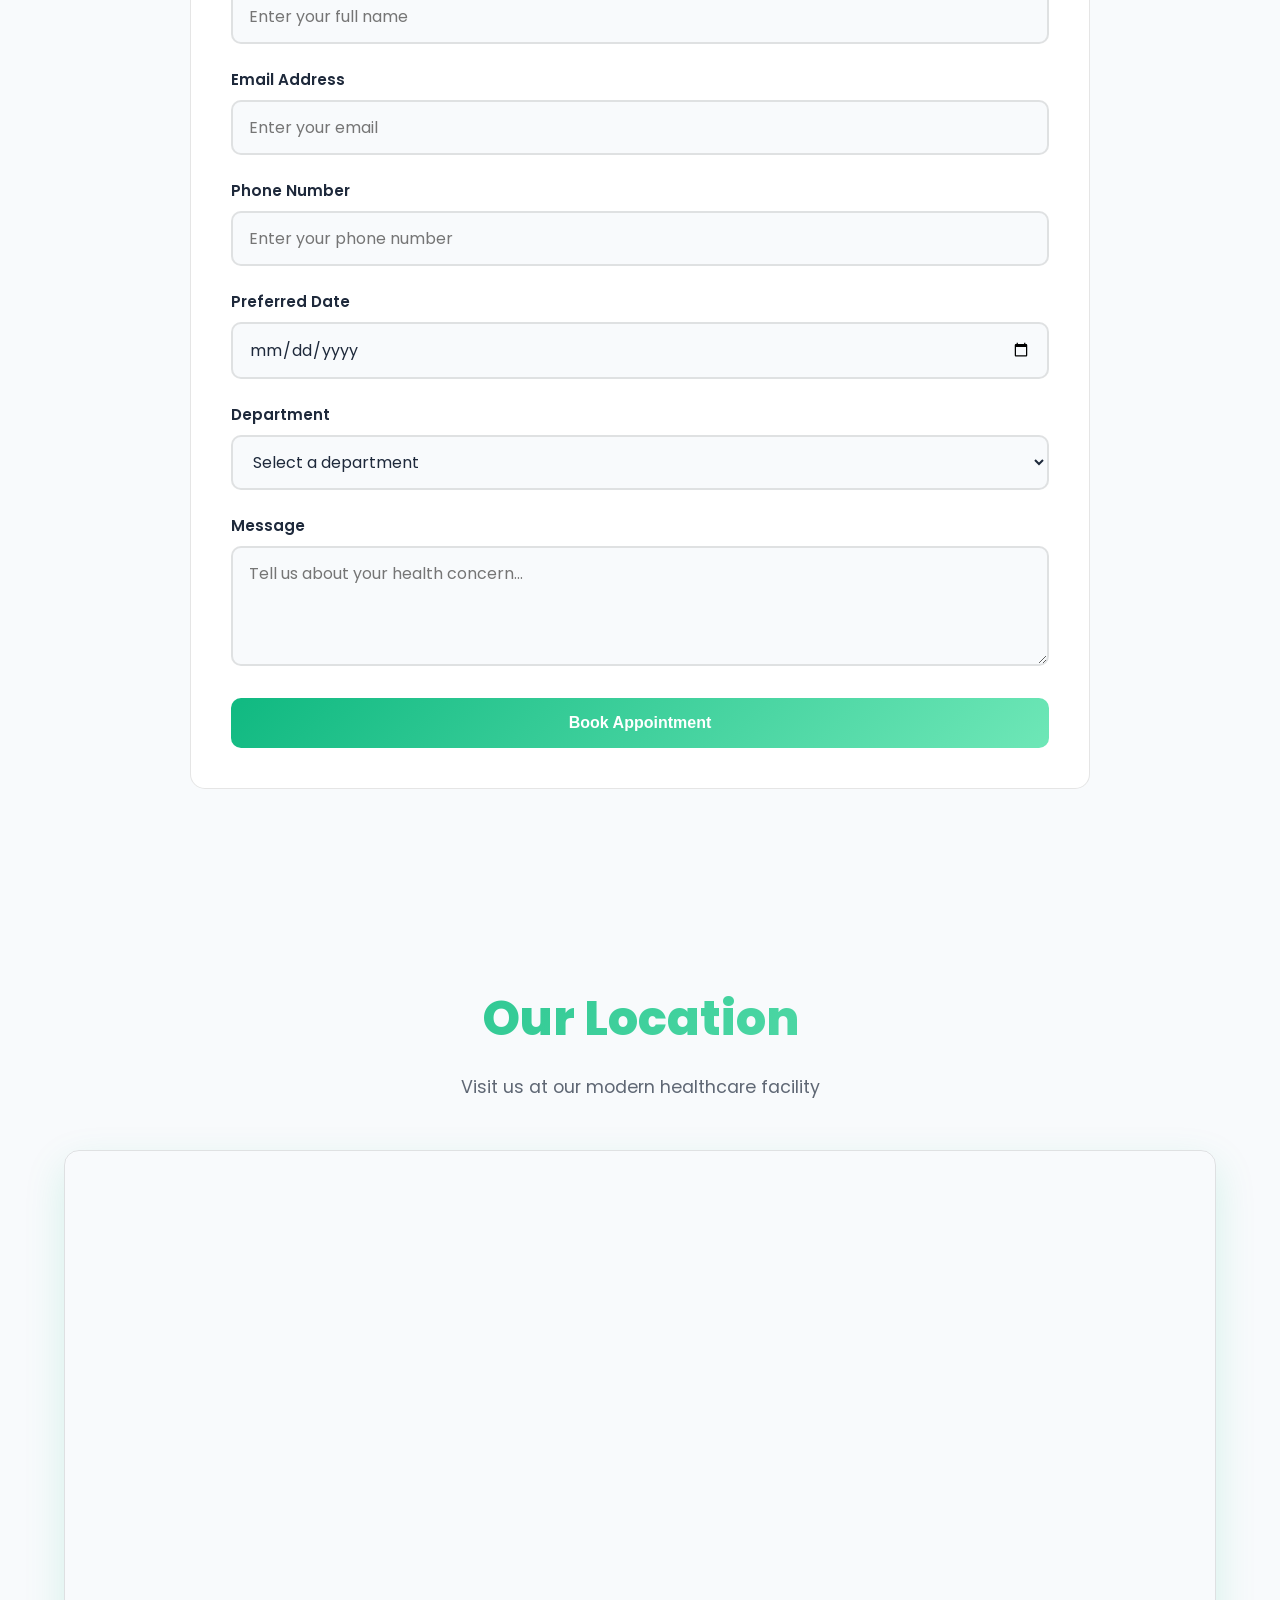
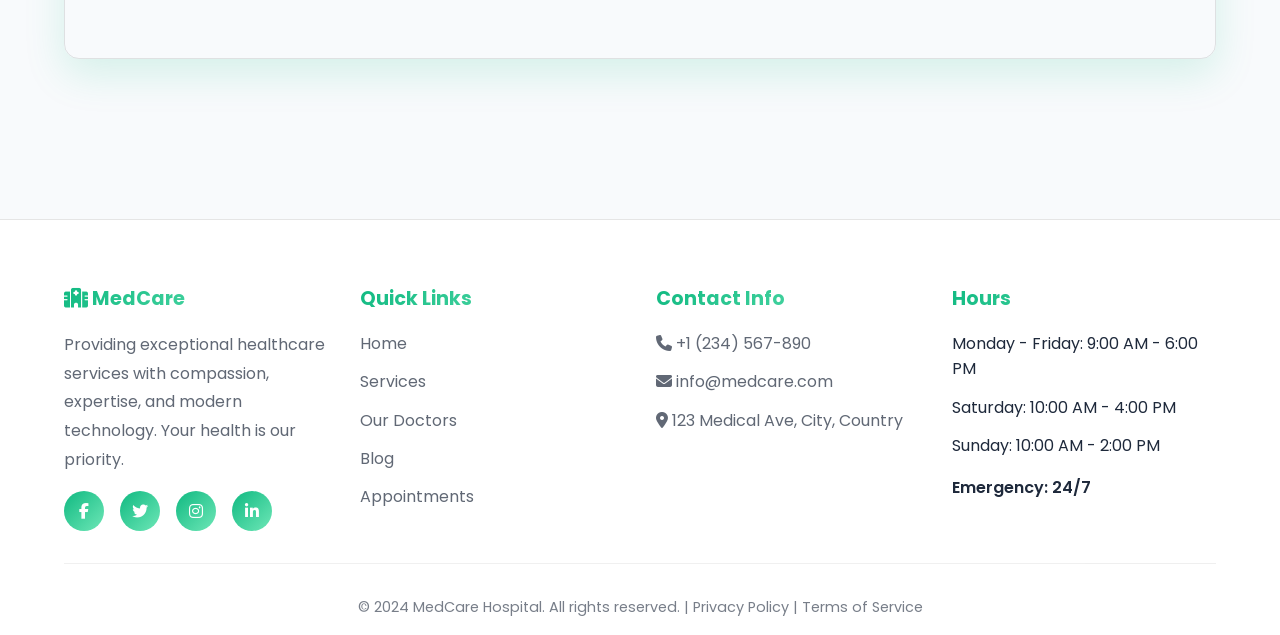
<file: modern-hospital.html>
<!DOCTYPE html>
<html lang="en">
<head>
    <meta charset="UTF-8">
    <meta name="viewport" content="width=device-width, initial-scale=1.0">
    <meta name="description" content="Modern Hospital - Providing world-class healthcare services with compassion and expertise">
    <title>Modern Hospital - Excellence in Healthcare</title>
    
    <!-- Font Awesome Icons -->
    <link rel="stylesheet" href="https://cdnjs.cloudflare.com/ajax/libs/font-awesome/6.4.0/css/all.min.css">
    
    <!-- Google Fonts -->
    <link href="https://fonts.googleapis.com/css2?family=Poppins:wght@300;400;500;600;700;800&family=Roboto:wght@300;400;500;700&display=swap" rel="stylesheet">

    <!-- External CSS -->
    <link rel="stylesheet" href="modern-hospital.css">
</head>
<body class="light-mode">
    <!-- ==================== THEME TOGGLE ==================== -->
    <button class="theme-toggle" id="themeToggle" aria-label="Toggle dark/light mode">
        <i class="fas fa-moon"></i>
    </button>

    <!-- ==================== NAVBAR ==================== -->
    <nav class="navbar" id="navbar">
        <div class="container">
            <div class="navbar-content">
                <div class="navbar-brand" onclick="scrollToSection('home')" style="cursor: pointer;">
                    <i class="fas fa-hospital"></i>
                    MedCare
                </div>
                <ul class="nav-links" id="navLinks">
                    <li><a class="nav-link" onclick="scrollToSection('services')">Services</a></li>
                    <li><a class="nav-link" onclick="scrollToSection('doctors')">Doctors</a></li>
                    <li><a class="nav-link" onclick="scrollToSection('gallery')">Gallery</a></li>
                    <li><a class="nav-link" onclick="scrollToSection('testimonials')">Reviews</a></li>
                    <li><a class="nav-link" onclick="scrollToSection('blog')">Blog</a></li>
                    <li><a class="nav-link" onclick="scrollToSection('appointment')">Appointment</a></li>
                    <li><a class="nav-link" onclick="scrollToSection('location')">Location</a></li>
                </ul>
                <div class="hamburger" id="hamburger">
                    <span></span>
                    <span></span>
                    <span></span>
                </div>
            </div>
        </div>
    </nav>

    <!-- ==================== HERO SECTION ==================== -->
    <section class="hero" id="home">
        <div class="hero-carousel-wrapper">
            <div class="hero-carousel-track" id="heroCarousel">
                <!-- Slide 1: Cardiac Care -->
                <div class="hero-slide" data-slide="1">
                    <div class="hero-slide-content">
                        <h1 class="hero-slide-title">Advanced Cardiac Care</h1>
                        <p class="hero-slide-description">Experience cutting-edge cardiac services with our team of expert cardiologists using state-of-the-art technology and compassionate care.</p>
                        <a href="#services" onclick="scrollToSection('services')" class="hero-btn">Learn More <i class="fas fa-arrow-right"></i></a>
                    </div>
                </div>

                <!-- Slide 2: Expert Team -->
                <div class="hero-slide" data-slide="2">
                    <div class="hero-slide-content">
                        <h1 class="hero-slide-title">Expert Medical Team</h1>
                        <p class="hero-slide-description">Our dedicated team of healthcare professionals is available 24/7 to provide exceptional medical care with focus on your well-being.</p>
                        <a href="#appointment" onclick="scrollToSection('appointment')" class="hero-btn">Book Appointment <i class="fas fa-calendar-check"></i></a>
                    </div>
                </div>

                <!-- Slide 3: Diagnostic Facilities -->
                <div class="hero-slide" data-slide="3">
                    <div class="hero-slide-content">
                        <h1 class="hero-slide-title">Diagnostic Excellence</h1>
                        <p class="hero-slide-description">Access state-of-the-art diagnostic facilities with advanced imaging and laboratory services for accurate diagnosis and treatment planning.</p>
                        <a href="#services" onclick="scrollToSection('services')" class="hero-btn">View Services <i class="fas fa-stethoscope"></i></a>
                    </div>
                </div>

                <!-- Slide 4: Patient-Centric Care -->
                <div class="hero-slide" data-slide="4"><div class="hero-slide-content">
                        <h1 class="hero-slide-title">Patient-Centric Approach</h1>
                        <p class="hero-slide-description">We prioritize your comfort and recovery with personalized treatment plans designed specifically for your unique healthcare needs.</p>
                        <a href="#appointment" onclick="scrollToSection('appointment')" class="hero-btn">Schedule Visit <i class="fas fa-calendar-check"></i></a>
                    </div>
                </div>

                <!-- Slide 5: Holistic Healthcare -->
                <div class="hero-slide" data-slide="5"><div class="hero-slide-content">
                        <h1 class="hero-slide-title">Holistic Healthcare Services</h1>
                        <p class="hero-slide-description">Comprehensive range of medical services addressing various aspects of your well-being through integrated and compassionate healthcare.</p>
                        <a href="#services" onclick="scrollToSection('services')" class="hero-btn">Explore Services <i class="fas fa-arrow-right"></i></a>
                    </div>
                </div>
            </div>

            <!-- Navigation Dots -->
            <div class="hero-dots" id="heroDots"></div>
        </div>
    </section>

    <!-- ==================== HERO SECTION 2: SURGICAL & SPECIALISTS ==================== -->
    <section class="hero hero-section-2" id="hero2" style="display: none;">
        <div class="hero-carousel-wrapper">
            <div class="hero-carousel-track" id="heroCarousel2">
                <!-- Slide 1: Surgical Excellence -->
                <div class="hero-slide" data-slide="1"><div class="hero-slide-content">
                        <h1 class="hero-slide-title">Surgical Excellence</h1>
                        <p class="hero-slide-description">State-of-the-art surgical suites equipped with advanced technology and staffed by highly skilled surgeons ensuring safe and successful procedures.</p>
                        <a href="#services" onclick="scrollToSection('services')" class="hero-btn">Learn More <i class="fas fa-arrow-right"></i></a>
                    </div>
                </div>

                <!-- Slide 2: Orthopedic Specialists -->
                <div class="hero-slide" data-slide="2"><div class="hero-slide-content">
                        <h1 class="hero-slide-title">Orthopedic Care</h1>
                        <p class="hero-slide-description">Expert orthopedic specialists providing comprehensive treatment for bone, joint, and muscle conditions with cutting-edge surgical and non-surgical options.</p>
                        <a href="#appointment" onclick="scrollToSection('appointment')" class="hero-btn">Book Consultation <i class="fas fa-calendar-check"></i></a>
                    </div>
                </div>

                <!-- Slide 3: Gynecology Services -->
                <div class="hero-slide" data-slide="3"><div class="hero-slide-content">
                        <h1 class="hero-slide-title">Women's Health</h1>
                        <p class="hero-slide-description">Specialized women's health services including obstetrics, gynecology, and maternal care provided by compassionate female specialists.</p>
                        <a href="#services" onclick="scrollToSection('services')" class="hero-btn">View Services <i class="fas fa-stethoscope"></i></a>
                    </div>
                </div>

                <!-- Slide 4: Neurology Department -->
                <div class="hero-slide" data-slide="4"><div class="hero-slide-content">
                        <h1 class="hero-slide-title">Neurology Services</h1>
                        <p class="hero-slide-description">Advanced neurological diagnosis and treatment for brain, spine, and nervous system disorders with modern imaging and therapeutic technologies.</p>
                        <a href="#appointment" onclick="scrollToSection('appointment')" class="hero-btn">Schedule Visit <i class="fas fa-calendar-check"></i></a>
                    </div>
                </div>

                <!-- Slide 5: Pediatric Care -->
                <div class="hero-slide" data-slide="5"><div class="hero-slide-content">
                        <h1 class="hero-slide-title">Pediatric Excellence</h1>
                        <p class="hero-slide-description">Specialized pediatric care with child-friendly facilities and expert pediatricians providing comprehensive healthcare for infants, children, and adolescents.</p>
                        <a href="#services" onclick="scrollToSection('services')" class="hero-btn">Explore Services <i class="fas fa-arrow-right"></i></a>
                    </div>
                </div>
            </div>

            <!-- Navigation Dots -->
            <div class="hero-dots" id="heroDots2"></div>
        </div>
    </section>

    <!-- ==================== HERO SECTION 3: EMERGENCY & WELLNESS ==================== -->
    <section class="hero hero-section-3" id="hero3" style="display: none;">
        <div class="hero-carousel-wrapper">
            <div class="hero-carousel-track" id="heroCarousel3">
                <!-- Slide 1: Emergency Services -->
                <div class="hero-slide" data-slide="1"><div class="hero-slide-content">
                        <h1 class="hero-slide-title">24/7 Emergency Care</h1>
                        <p class="hero-slide-description">Round-the-clock emergency department with fully equipped trauma centers and experienced medical professionals ready to handle any medical emergency.</p>
                        <a href="#services" onclick="scrollToSection('services')" class="hero-btn">Learn More <i class="fas fa-arrow-right"></i></a>
                    </div>
                </div>

                <!-- Slide 2: Wellness Programs -->
                <div class="hero-slide" data-slide="2"><div class="hero-slide-content">
                        <h1 class="hero-slide-title">Wellness & Prevention</h1>
                        <p class="hero-slide-description">Comprehensive wellness programs including preventive health screenings, fitness coaching, and lifestyle management for optimal health outcomes.</p>
                        <a href="#appointment" onclick="scrollToSection('appointment')" class="hero-btn">Join Program <i class="fas fa-calendar-check"></i></a>
                    </div>
                </div>

                <!-- Slide 3: Mental Health -->
                <div class="hero-slide" data-slide="3"><div class="hero-slide-content">
                        <h1 class="hero-slide-title">Mental Health Support</h1>
                        <p class="hero-slide-description">Professional mental health services including counseling, therapy, and psychiatric care in a supportive and confidential environment.</p>
                        <a href="#services" onclick="scrollToSection('services')" class="hero-btn">View Services <i class="fas fa-stethoscope"></i></a>
                    </div>
                </div>

                <!-- Slide 4: Rehabilitation Center -->
                <div class="hero-slide" data-slide="4"><div class="hero-slide-content">
                        <h1 class="hero-slide-title">Rehabilitation Services</h1>
                        <p class="hero-slide-description">State-of-the-art rehabilitation center providing physical therapy, occupational therapy, and recovery programs for maximum patient recovery.</p>
                        <a href="#appointment" onclick="scrollToSection('appointment')" class="hero-btn">Schedule Session <i class="fas fa-calendar-check"></i></a>
                    </div>
                </div>

                <!-- Slide 5: Specialized Care -->
                <div class="hero-slide" data-slide="5"><div class="hero-slide-content">
                        <h1 class="hero-slide-title">Specialty Services</h1>
                        <p class="hero-slide-description">Access to specialized medical services including oncology, endocrinology, rheumatology, and other specialized departments for complex medical conditions.</p>
                        <a href="#services" onclick="scrollToSection('services')" class="hero-btn">Explore Services <i class="fas fa-arrow-right"></i></a>
                    </div>
                </div>
            </div>

            <!-- Navigation Dots -->
            <div class="hero-dots" id="heroDots3"></div>
        </div>
    </section>

    <section class="services" id="services">
        <div class="container">
            <h2 class="section-title">Our Services</h2>
            <p class="section-subtitle">Comprehensive healthcare services tailored to your needs</p>
            
            <div class="services-grid">
                <div class="service-card">
                    <div class="service-icon">
                        <i class="fas fa-heartbeat"></i>
                    </div>
                    <h3 class="service-title">Emergency Care</h3>
                    <p class="service-description">24/7 emergency services with highly trained medical professionals and advanced equipment</p>
                </div>

                <div class="service-card">
                    <div class="service-icon">
                        <i class="fas fa-microscope"></i>
                    </div>
                    <h3 class="service-title">Diagnostics</h3>
                    <p class="service-description">State-of-the-art diagnostic facilities with latest imaging and laboratory technologies</p>
                </div>

                <div class="service-card">
                    <div class="service-icon">
                        <i class="fas fa-brain"></i>
                    </div>
                    <h3 class="service-title">Neurology</h3>
                    <p class="service-description">Expert neurological care for brain and nervous system conditions</p>
                </div>

                <div class="service-card">
                    <div class="service-icon">
                        <i class="fas fa-wind"></i>
                    </div>
                    <h3 class="service-title">Pulmonology</h3>
                    <p class="service-description">Comprehensive respiratory care and treatment for lung diseases</p>
                </div>

                <div class="service-card">
                    <div class="service-icon">
                        <i class="fas fa-tooth"></i>
                    </div>
                    <h3 class="service-title">Dental Care</h3>
                    <p class="service-description">Complete dental services from preventive care to advanced cosmetic dentistry</p>
                </div>

                <div class="service-card">
                    <div class="service-icon">
                        <i class="fas fa-child"></i>
                    </div>
                    <h3 class="service-title">Pediatrics</h3>
                    <p class="service-description">Specialized care for children with a focus on their unique health needs</p>
                </div>
            </div>
        </div>
    </section>

    <!-- ==================== DOCTORS SECTION ==================== -->
    <section class="doctors" id="doctors">
        <div class="container">
            <h2 class="section-title">Our Medical Team</h2>
            <p class="section-subtitle">Expert healthcare professionals ready to serve you</p>
            
            <div class="carousel">
                <div class="carousel-track" id="doctorsCarousel">
                    <!-- Slide 1 -->
                    <div class="carousel-slide">
                        <div class="doctor-card" data-doctor="1">
                            <div class="doctor-image"></div>
                            <div class="doctor-info">
                                <h3 class="doctor-name">Dr. Sarah Johnson</h3>
                                <p class="doctor-specialty">Cardiologist</p>
                            </div>
                        </div>
                        <div class="doctor-card" data-doctor="2">
                            <div class="doctor-image"></div>
                            <div class="doctor-info">
                                <h3 class="doctor-name">Dr. Michael Chen</h3>
                                <p class="doctor-specialty">Neurologist</p>
                            </div>
                        </div>
                        <div class="doctor-card" data-doctor="3">
                            <div class="doctor-image"></div>
                            <div class="doctor-info">
                                <h3 class="doctor-name">Dr. Emily Rodriguez</h3>
                                <p class="doctor-specialty">Pediatrician</p>
                            </div>
                        </div>
                    </div>

                    <!-- Slide 2 -->
                    <div class="carousel-slide">
                        <div class="doctor-card" data-doctor="4">
                            <div class="doctor-image"></div>
                            <div class="doctor-info">
                                <h3 class="doctor-name">Dr. James Williams</h3>
                                <p class="doctor-specialty">Radiologist</p>
                            </div>
                        </div>
                        <div class="doctor-card" data-doctor="5">
                            <div class="doctor-image"></div>
                            <div class="doctor-info">
                                <h3 class="doctor-name">Dr. Lisa Anderson</h3>
                                <p class="doctor-specialty">General Surgeon</p>
                            </div>
                        </div>
                        <div class="doctor-card" data-doctor="6">
                            <div class="doctor-image"></div>
                            <div class="doctor-info">
                                <h3 class="doctor-name">Dr. David Martinez</h3>
                                <p class="doctor-specialty">Gastroenterologist</p>
                            </div>
                        </div>
                    </div>

                    <!-- Slide 3 -->
                    <div class="carousel-slide">
                        <div class="doctor-card" data-doctor="7">
                            <div class="doctor-image"></div>
                            <div class="doctor-info">
                                <h3 class="doctor-name">Dr. Rachel Taylor</h3>
                                <p class="doctor-specialty">Orthopedist</p>
                            </div>
                        </div>
                        <div class="doctor-card" data-doctor="8">
                            <div class="doctor-image"></div>
                            <div class="doctor-info">
                                <h3 class="doctor-name">Dr. Kevin Thompson</h3>
                                <p class="doctor-specialty">Oncologist</p>
                            </div>
                        </div>
                        <div class="doctor-card" data-doctor="9">
                            <div class="doctor-image"></div>
                            <div class="doctor-info">
                                <h3 class="doctor-name">Dr. Jennifer Lee</h3>
                                <p class="doctor-specialty">Ophthalmologist</p>
                            </div>
                        </div>
                    </div>
                </div>
            </div>

            <div class="carousel-controls">
                <button class="carousel-btn" onclick="previousDoctor()" aria-label="Previous doctors">
                    <i class="fas fa-chevron-left"></i>
                </button>
                <div class="carousel-dots" id="doctorDots"></div>
                <button class="carousel-btn" onclick="nextDoctor()" aria-label="Next doctors">
                    <i class="fas fa-chevron-right"></i>
                </button>
            </div>
        </div>
    </section>

    <!-- ==================== GALLERY SECTION ==================== -->
    <section class="gallery" id="gallery">
        <div class="container">
            <h2 class="section-title">Hospital Gallery</h2>
            <p class="section-subtitle">State-of-the-art facilities and modern infrastructure</p>
            
            <div class="gallery-grid">
                <div class="gallery-item" data-gallery="1">
                    <div class="gallery-image"></div>
                    <div class="gallery-overlay">
                        <h3>Hospital Lobby</h3>
                    </div>
                </div>
                <div class="gallery-item" data-gallery="2">
                    <div class="gallery-image"></div>
                    <div class="gallery-overlay">
                        <h3>Operating Room</h3>
                    </div>
                </div>
                <div class="gallery-item" data-gallery="3">
                    <div class="gallery-image"></div>
                    <div class="gallery-overlay">
                        <h3>Laboratory</h3>
                    </div>
                </div>
                <div class="gallery-item" data-gallery="4">
                    <div class="gallery-image"></div>
                    <div class="gallery-overlay">
                        <h3>Emergency Ward</h3>
                    </div>
                </div>
                <div class="gallery-item" data-gallery="5">
                    <div class="gallery-image"></div>
                    <div class="gallery-overlay">
                        <h3>Patient Care</h3>
                    </div>
                </div>
                <div class="gallery-item" data-gallery="6">
                    <div class="gallery-image"></div>
                    <div class="gallery-overlay">
                        <h3>Recovery Ward</h3>
                    </div>
                </div>
                <div class="gallery-item" data-gallery="7">
                    <div class="gallery-image"></div>
                    <div class="gallery-overlay">
                        <h3>Diagnostic Unit</h3>
                    </div>
                </div>
                <div class="gallery-item" data-gallery="8">
                    <div class="gallery-image"></div>
                    <div class="gallery-overlay">
                        <h3>Cardiac Center</h3>
                    </div>
                </div>
                <div class="gallery-item" data-gallery="9">
                    <div class="gallery-image"></div>
                    <div class="gallery-overlay">
                        <h3>Rehabilitation</h3>
                    </div>
                </div>
                <div class="gallery-item" data-gallery="10">
                    <div class="gallery-image"></div>
                    <div class="gallery-overlay">
                        <h3>Imaging Center</h3>
                    </div>
                </div>
                <div class="gallery-item" data-gallery="11">
                    <div class="gallery-image"></div>
                    <div class="gallery-overlay">
                        <h3>Pharmacy</h3>
                    </div>
                </div>
                <div class="gallery-item" data-gallery="12">
                    <div class="gallery-image"></div>
                    <div class="gallery-overlay">
                        <h3>Specialist Clinic</h3>
                    </div>
                </div>
            </div>
        </div>
    </section>

    <!-- ==================== TESTIMONIALS SECTION ==================== -->
    <section class="testimonials" id="testimonials">
        <div class="container">
            <h2 class="section-title">Patient Reviews</h2>
            <p class="section-subtitle">What our patients say about their experience</p>
            
            <div class="testimonial-carousel">
                <div class="testimonial-track" id="testimonialsCarousel">
                    <div class="testimonial-slide">
                        <div class="stars">
                            <i class="fas fa-star"></i>
                            <i class="fas fa-star"></i>
                            <i class="fas fa-star"></i>
                            <i class="fas fa-star"></i>
                            <i class="fas fa-star"></i>
                        </div>
                        <p class="testimonial-text">"The medical team at MedCare is exceptional. They provided me with the best care and attention throughout my treatment. Highly recommended!"</p>
                        <p class="testimonial-author">John Smith</p>
                        <p class="testimonial-role">Patient</p>
                    </div>

                    <div class="testimonial-slide">
                        <div class="stars">
                            <i class="fas fa-star"></i>
                            <i class="fas fa-star"></i>
                            <i class="fas fa-star"></i>
                            <i class="fas fa-star"></i>
                            <i class="fas fa-star"></i>
                        </div>
                        <p class="testimonial-text">"Amazing experience! The doctors and nurses were so professional and caring. The facilities are top-notch. I feel fortunate to have been treated here."</p>
                        <p class="testimonial-author">Maria Garcia</p>
                        <p class="testimonial-role">Patient</p>
                    </div>

                    <div class="testimonial-slide">
                        <div class="stars">
                            <i class="fas fa-star"></i>
                            <i class="fas fa-star"></i>
                            <i class="fas fa-star"></i>
                            <i class="fas fa-star"></i>
                            <i class="fas fa-star"></i>
                        </div>
                        <p class="testimonial-text">"MedCare exceeded all my expectations. From the moment I arrived, the staff made me feel comfortable and cared for. My recovery has been smooth thanks to their expertise."</p>
                        <p class="testimonial-author">David Thompson</p>
                        <p class="testimonial-role">Patient</p>
                    </div>

                    <div class="testimonial-slide">
                        <div class="stars">
                            <i class="fas fa-star"></i>
                            <i class="fas fa-star"></i>
                            <i class="fas fa-star"></i>
                            <i class="fas fa-star"></i>
                            <i class="fas fa-star"></i>
                        </div>
                        <p class="testimonial-text">"Outstanding medical care and compassionate staff. The hospital is clean, modern, and equipped with the latest technology. Truly a world-class healthcare facility!"</p>
                        <p class="testimonial-author">Sarah Johnson</p>
                        <p class="testimonial-role">Patient</p>
                    </div>
                </div>
            </div>

            <div class="carousel-controls">
                <button class="carousel-btn" onclick="previousTestimonial()" aria-label="Previous testimonial">
                    <i class="fas fa-chevron-left"></i>
                </button>
                <div class="carousel-dots" id="testimonialDots"></div>
                <button class="carousel-btn" onclick="nextTestimonial()" aria-label="Next testimonial">
                    <i class="fas fa-chevron-right"></i>
                </button>
            </div>
        </div>
    </section>

    <!-- ==================== BLOG SECTION ==================== -->
    <section class="blog" id="blog">
        <div class="container">
            <h2 class="section-title">Latest Articles</h2>
            <p class="section-subtitle">Stay informed with our health blog</p>
            
            <div class="blog-grid">
                <div class="blog-card">
                    <div class="blog-image"><i class="fas fa-heartbeat"></i></div>
                    <div class="blog-content">
                        <h3 class="blog-title">Tips for Better Heart Health</h3>
                        <p class="blog-excerpt">Learn essential tips to maintain optimal heart health and prevent cardiovascular diseases through lifestyle changes.</p>
                        <a href="#" class="blog-btn">Read More <i class="fas fa-arrow-right"></i></a>
                    </div>
                </div>

                <div class="blog-card">
                    <div class="blog-image"><i class="fas fa-apple"></i></div>
                    <div class="blog-content">
                        <h3 class="blog-title">Nutrition Guide for Healthy Living</h3>
                        <p class="blog-excerpt">Discover the importance of balanced nutrition and how proper diet can improve your overall health and wellness.</p>
                        <a href="#" class="blog-btn">Read More <i class="fas fa-arrow-right"></i></a>
                    </div>
                </div>

                <div class="blog-card">
                    <div class="blog-image"><i class="fas fa-brain"></i></div>
                    <div class="blog-content">
                        <h3 class="blog-title">Mental Health Awareness</h3>
                        <p class="blog-excerpt">Understanding mental health is crucial. Learn about common conditions and available treatments to support your wellbeing.</p>
                        <a href="#" class="blog-btn">Read More <i class="fas fa-arrow-right"></i></a>
                    </div>
                </div>

                <div class="blog-card">
                    <div class="blog-image"><i class="fas fa-person-running"></i></div>
                    <div class="blog-content">
                        <h3 class="blog-title">Benefits of Regular Exercise</h3>
                        <p class="blog-excerpt">Regular physical activity is essential for good health. Explore the incredible benefits of exercise for body and mind.</p>
                        <a href="#" class="blog-btn">Read More <i class="fas fa-arrow-right"></i></a>
                    </div>
                </div>

                <div class="blog-card">
                    <div class="blog-image"><i class="fas fa-moon"></i></div>
                    <div class="blog-content">
                        <h3 class="blog-title">Quality Sleep for Better Health</h3>
                        <p class="blog-excerpt">Sleep is vital for health. Learn how to improve your sleep quality and establish healthy sleep habits.</p>
                        <a href="#" class="blog-btn">Read More <i class="fas fa-arrow-right"></i></a>
                    </div>
                </div>

                <div class="blog-card">
                    <div class="blog-image"><i class="fas fa-virus-covid"></i></div>
                    <div class="blog-content">
                        <h3 class="blog-title">Preventive Healthcare Guide</h3>
                        <p class="blog-excerpt">Prevention is better than cure. Learn about important preventive measures and screening tests for all ages.</p>
                        <a href="#" class="blog-btn">Read More <i class="fas fa-arrow-right"></i></a>
                    </div>
                </div>
            </div>
        </div>
    </section>

    <!-- ==================== APPOINTMENT SECTION ==================== -->
    <section class="appointment" id="appointment">
        <div class="container">
            <h2 class="section-title">Book an Appointment</h2>
            <p class="section-subtitle">Schedule your consultation with our medical professionals</p>
            
            <div class="form-container">
                <form id="appointmentForm" onsubmit="handleFormSubmit(event)">
                    <div class="form-group">
                        <label class="form-label" for="name">Full Name</label>
                        <input type="text" id="name" class="form-input" placeholder="Enter your full name" required>
                        <div class="form-error" data-error="name"></div>
                    </div>

                    <div class="form-group">
                        <label class="form-label" for="email">Email Address</label>
                        <input type="email" id="email" class="form-input" placeholder="Enter your email" required>
                        <div class="form-error" data-error="email"></div>
                    </div>

                    <div class="form-group">
                        <label class="form-label" for="phone">Phone Number</label>
                        <input type="tel" id="phone" class="form-input" placeholder="Enter your phone number" required>
                        <div class="form-error" data-error="phone"></div>
                    </div>

                    <div class="form-group">
                        <label class="form-label" for="date">Preferred Date</label>
                        <input type="date" id="date" class="form-input" required>
                        <div class="form-error" data-error="date"></div>
                    </div>

                    <div class="form-group">
                        <label class="form-label" for="department">Department</label>
                        <select id="department" class="form-select" required>
                            <option value="">Select a department</option>
                            <option value="cardiology">Cardiology</option>
                            <option value="neurology">Neurology</option>
                            <option value="pediatrics">Pediatrics</option>
                            <option value="orthopedics">Orthopedics</option>
                            <option value="general">General Medicine</option>
                            <option value="dentistry">Dentistry</option>
                        </select>
                        <div class="form-error" data-error="department"></div>
                    </div>

                    <div class="form-group">
                        <label class="form-label" for="message">Message</label>
                        <textarea id="message" class="form-textarea" placeholder="Tell us about your health concern..."></textarea>
                        <div class="form-error" data-error="message"></div>
                    </div>

                    <button type="submit" class="form-submit">Book Appointment</button>
                </form>
            </div>
        </div>
    </section>

    <!-- ==================== LOCATION MAP SECTION ==================== -->
    <section class="location-map" id="location">
        <div class="container">
            <h2 class="section-title">Our Location</h2>
            <p class="section-subtitle">Visit us at our modern healthcare facility</p>
            
            <div class="map-wrapper">
                <div class="map-container">
                    <iframe class="map-frame" src="https://www.google.com/maps/embed?pb=!1m18!1m12!1m3!1d3022.1841769179264!2d-74.00601!3d40.71282!2m3!1f0!2f0!3f0!3m2!1i1024!2i768!4f13.1!3m3!1m2!1s0x89c25a390e50ee6f%3A0x129b25ca7aaa26b7!2s123%20Medical%20Ave%2C%20New%20York%2C%20NY!5e0!3m2!1sen!2sus!4v1574352729816" allowfullscreen="" loading="lazy" referrerpolicy="no-referrer-when-downgrade"></iframe>
                </div>
            </div>
        </div>
    </section>

    <!-- ==================== FOOTER ==================== -->
    <footer class="footer">
        <div class="container">
            <div class="footer-content">
                <div class="footer-section">
                    <h3><i class="fas fa-hospital"></i> MedCare</h3>
                    <p>Providing exceptional healthcare services with compassion, expertise, and modern technology. Your health is our priority.</p>
                    <div class="social-icons">
                        <a href="#" class="social-icon" aria-label="Facebook">
                            <i class="fab fa-facebook-f"></i>
                        </a>
                        <a href="#" class="social-icon" aria-label="Twitter">
                            <i class="fab fa-twitter"></i>
                        </a>
                        <a href="#" class="social-icon" aria-label="Instagram">
                            <i class="fab fa-instagram"></i>
                        </a>
                        <a href="#" class="social-icon" aria-label="LinkedIn">
                            <i class="fab fa-linkedin-in"></i>
                        </a>
                    </div>
                </div>

                <div class="footer-section">
                    <h3>Quick Links</h3>
                    <ul>
                        <li><a href="#home">Home</a></li>
                        <li><a href="#services">Services</a></li>
                        <li><a href="#doctors">Our Doctors</a></li>
                        <li><a href="#blog">Blog</a></li>
                        <li><a href="#appointment">Appointments</a></li>
                    </ul>
                </div>

                <div class="footer-section">
                    <h3>Contact Info</h3>
                    <ul>
                        <li>
                            <a href="tel:+1234567890">
                                <i class="fas fa-phone"></i> +1 (234) 567-890
                            </a>
                        </li>
                        <li>
                            <a href="mailto:info@medcare.com">
                                <i class="fas fa-envelope"></i> info@medcare.com
                            </a>
                        </li>
                        <li>
                            <a href="#">
                                <i class="fas fa-map-marker-alt"></i> 123 Medical Ave, City, Country
                            </a>
                        </li>
                    </ul>
                </div>

                <div class="footer-section">
                    <h3>Hours</h3>
                    <ul>
                        <li>Monday - Friday: 9:00 AM - 6:00 PM</li>
                        <li>Saturday: 10:00 AM - 4:00 PM</li>
                        <li>Sunday: 10:00 AM - 2:00 PM</li>
                        <li style="margin-top: 1rem; font-weight: 600;">Emergency: 24/7</li>
                    </ul>
                </div>
            </div>

            <div class="footer-bottom">
                <p>&copy; 2024 MedCare Hospital. All rights reserved. | <a href="#" style="text-decoration: none; color: inherit;">Privacy Policy</a> | <a href="#" style="text-decoration: none; color: inherit;">Terms of Service</a></p>
            </div>
        </div>
    </footer>

    <!-- ==================== SCROLL TO TOP BUTTON ==================== -->
    <button class="scroll-to-top" id="scrollToTop" onclick="scrollToTop()" aria-label="Scroll to top">
        <i class="fas fa-chevron-up"></i>
    </button>

    <!-- ==================== EXTERNAL JAVASCRIPT ==================== -->
    <script src="modern-hospital.js"></script>
</body>
</html>
</file>
<file: styles.css>
/* ==================== CSS VARIABLES ==================== */
:root {
    --primary-color: #10b981;
    --primary-dark: #059669;
    --primary-light: #6ee7b7;
    --dark-bg: #0f172a;
    --light-bg: #f8fafc;
    --card-bg-dark: #1e293b;
    --card-bg-light: #ffffff;
    --text-dark: #1e293b;
    --text-light: #e2e8f0;
    --border-dark: rgba(255, 255, 255, 0.1);
    --border-light: rgba(0, 0, 0, 0.1);
    --shadow: 0 10px 30px rgba(0, 0, 0, 0.1);
    --shadow-dark: 0 10px 30px rgba(0, 0, 0, 0.3);
}

body.dark-mode {
    --bg: var(--dark-bg);
    --card-bg: var(--card-bg-dark);
    --text: var(--text-light);
    --border: var(--border-dark);
}

body.light-mode {
    --bg: var(--light-bg);
    --card-bg: var(--card-bg-light);
    --text: var(--text-dark);
    --border: var(--border-light);
}

/* ==================== GLOBAL STYLES ==================== */
* {
    margin: 0;
    padding: 0;
    box-sizing: border-box;
}

html {
    scroll-behavior: smooth;
}

body {
    font-family: 'Poppins', sans-serif;
    background: var(--bg);
    color: var(--text);
    transition: background 0.4s ease, color 0.4s ease;
    line-height: 1.6;
    overflow-x: hidden;
}

.container {
    max-width: 1200px;
    margin: 0 auto;
    padding: 0 1.5rem;
}

.section-title {
    font-size: clamp(1.8rem, 5vw, 3rem);
    font-weight: 800;
    text-align: center;
    margin-bottom: 1rem;
    background: linear-gradient(135deg, var(--primary-color), var(--primary-light));
    -webkit-background-clip: text;
    -webkit-text-fill-color: transparent;
    background-clip: text;
}

.section-subtitle {
    text-align: center;
    opacity: 0.7;
    font-size: 1.1rem;
    margin-bottom: 3rem;
    max-width: 600px;
    margin-left: auto;
    margin-right: auto;
}

/* ==================== THEME TOGGLE ==================== */
.theme-toggle {
    background: var(--card-bg);
    border: 2px solid var(--border);
    cursor: pointer;
    transition: all 0.3s ease;
    font-size: 1rem;
}

.theme-toggle:hover {
    transform: scale(1.05);
    background: var(--primary-color);
    color: white;
}

.theme-toggle-desktop {
    position: fixed;
    top: 1.5rem;
    right: 1.5rem;
    z-index: 999;
    width: 60px;
    height: 60px;
    border-radius: 50%;
    display: flex;
    align-items: center;
    justify-content: center;
    box-shadow: var(--shadow);
}

.theme-toggle-desktop:hover {
    transform: scale(1.1) rotate(20deg);
}

.theme-toggle-desktop i {
    font-size: 1.5rem;
}

.theme-toggle-mobile {
    display: none;
}

.mobile-theme-toggle-item {
    list-style: none !important;
}

.mobile-theme-divider {
    display: none;
    height: 1px;
    background: var(--border);
    margin: 0.5rem 0;
    list-style: none !important;
}

@media (max-width: 768px) {
    .theme-toggle-desktop {
        display: none;
    }

    .mobile-theme-divider {
        display: block;
    }

    .mobile-theme-toggle-item {
        display: block;
    }

    .theme-toggle-mobile {
        display: flex;
        align-items: center;
        justify-content: flex-start;
        width: 100%;
        padding: 0.75rem 1rem;
        border: 1px solid var(--border);
        border-radius: 0.5rem;
        background: transparent;
        gap: 0.75rem;
        color: var(--text);
    }

    .theme-toggle-mobile:hover {
        background: var(--primary-color);
        color: white;
        transform: translateX(5px);
    }

    .theme-toggle-mobile i {
        font-size: 1.25rem;
    }

    .toggle-label {
        font-size: 1rem;
        font-weight: 500;
    }
}

@media (max-width: 480px) {
    .theme-toggle-mobile {
        padding: 0.625rem 0.875rem;
    }

    .theme-toggle-mobile i {
        font-size: 1.1rem;
    }

    .toggle-label {
        font-size: 0.95rem;
    }
}

/* ==================== NAVBAR ==================== */
.navbar {
    background: linear-gradient(135deg, var(--card-bg), rgba(16, 185, 129, 0.05));
    backdrop-filter: blur(10px);
    border-bottom: 1px solid var(--border);
    padding: 1rem 0;
    position: sticky;
    top: 0;
    z-index: 100;
    transition: all 0.3s ease;
    box-shadow: 0 2px 10px var(--border);
}

.navbar.scrolled {
    padding: 0.5rem 0;
    box-shadow: var(--shadow);
}

.navbar-content {
    display: flex;
    justify-content: space-between;
    align-items: center;
}

.navbar-brand {
    font-size: 1.8rem;
    font-weight: 800;
    background: linear-gradient(135deg, var(--primary-color), var(--primary-light));
    -webkit-background-clip: text;
    -webkit-text-fill-color: transparent;
    background-clip: text;
    display: flex;
    align-items: center;
    gap: 0.5rem;
    transition: transform 0.3s ease;
}

.navbar-brand:hover {
    transform: scale(1.05);
}

.navbar-brand i {
    font-size: 2rem;
}

.nav-links {
    display: flex;
    gap: 2rem;
    list-style: none;
}

.nav-link {
    color: var(--text);
    text-decoration: none;
    font-weight: 500;
    position: relative;
    transition: color 0.3s ease;
    cursor: pointer;
}

.nav-link::after {
    content: '';
    position: absolute;
    width: 0;
    height: 2px;
    bottom: -5px;
    left: 0;
    background: linear-gradient(90deg, var(--primary-color), var(--primary-light));
    transition: width 0.3s ease;
}

.nav-link:hover {
    color: var(--primary-color);
}

.nav-link:hover::after {
    width: 100%;
}

.hamburger {
    display: none;
    flex-direction: column;
    gap: 0.5rem;
    cursor: pointer;
    margin-left: auto;
}

.hamburger span {
    width: 25px;
    height: 3px;
    background: var(--text);
    border-radius: 2px;
    transition: all 0.3s ease;
}

/* ==================== HERO SECTION ==================== */
.hero {
    height: 100vh;
    position: relative;
    overflow: hidden;
    display: flex;
    align-items: center;
    justify-content: center;

}

.hero-carousel-wrapper {
    position: relative;
    width: 100%;
    height: 100%;
    overflow: hidden;
}

.hero-carousel-track {
    display: flex;
    width: 100%;
    height: 100%;
    transition: transform 0.9s cubic-bezier(0.25, 0.46, 0.45, 0.94);
    will-change: transform;
}

.hero-slide {
    flex: 0 0 100%;
    width: 100%;
    height: 100%;
    position: relative;
    display: flex;
    align-items: center;
    justify-content: center;
    background-size: cover;
    background-position: center;
    background-repeat: no-repeat;
    opacity: 0.99;
}

.hero-slide.fade-in {
    animation: slideBackgroundFade 0.9s cubic-bezier(0.25, 0.46, 0.45, 0.94);
}

@keyframes slideBackgroundFade {
    0% { opacity: 0.85; }
    50% { opacity: 0.95; }
    100% { opacity: 1; }
}

/* ==================== REPLACEABLE BACKGROUND IMAGES ==================== */
/* 
HOW TO REPLACE IMAGES:

All hero section background images are easily replaceable. 
Each slide has a URL like: url('https://...')

To use your own images:
1. Upload your hospital images to a service like:
   - Unsplash (free): https://unsplash.com
   - Pexels (free): https://pexels.com
   - Pixabay (free): https://pixabay.com
   - Cloudinary or your own server

2. Copy the image URL

3. Replace the URLs below - keep the gradient overlay intact:
   background-image: linear-gradient(...), url('PASTE_YOUR_URL_HERE');

SECTION 1 (5 slides): Lines for "HERO SECTION 1 BACKGROUND IMAGES"
SECTION 2 (5 slides): Lines for "HERO SECTION 2 BACKGROUND IMAGES"  
SECTION 3 (5 slides): Lines for "HERO SECTION 3 BACKGROUND IMAGES"

Image recommendations:
- Size: At least 1400x900px (16:9 aspect ratio)
- Format: JPG or WebP for best performance
- Content: Clear, professional hospital/healthcare imagery
*/

/* ==================== HERO SECTION 1 BACKGROUND IMAGES ==================== */
/* Replace these URLs with your own hospital images */
.hero-carousel-wrapper {
    position: relative;
    width: 100%;
    height: 100%;
    overflow: hidden;
}

#heroCarousel .hero-slide:nth-child(1) {
    background: linear-gradient(135deg, rgba(15, 23, 42, 0.65), rgba(16, 185, 129, 0.25)), url('https://images.unsplash.com/photo-1570057811613-5ac715e0afec?w=600&auto=format&fit=crop&q=60&ixlib=rb-4.1.0&ixid=M3wxMjA3fDB8MHxzZWFyY2h8OTR8fHBhdGllbnQlMjBjZW50cmljJTIwaW1hZ2VzfGVufDB8fDB8fHww') !important;
    background-size: cover !important;
    background-position: center !important;
    background-repeat: no-repeat !important;
}

#heroCarousel .hero-slide:nth-child(2) {
    background: linear-gradient(135deg, rgba(15, 23, 42, 0.65), rgba(16, 185, 129, 0.25)), url('https://plus.unsplash.com/premium_photo-1663099562501-5a8eaf61026e?w=700&auto=format&fit=crop&q=60&ixlib=rb-4.1.0&ixid=M3wxMjA3fDB8MHxzZWFyY2h8MTd8fGhvc3BpdGFsJTIwaW1hZ2VzfGVufDB8fDB8fHww') !important;
    background-size: cover !important;
    background-position: center !important;
    background-repeat: no-repeat !important;
}

#heroCarousel .hero-slide:nth-child(3) {
    background: linear-gradient(135deg, rgba(15, 23, 42, 0.65), rgba(16, 185, 129, 0.25)), url('https://images.unsplash.com/photo-1758691462493-120a069304e6?w=600&auto=format&fit=crop&q=60&ixlib=rb-4.1.0&ixid=M3wxMjA3fDB8MHxzZWFyY2h8MTJ8fGRpYWdub3N0aWMlMjBleGVsbGVuY2UlMjBpbWFnZXN8ZW58MHx8MHx8fDA%3D') !important;
    background-size: cover !important;
    background-position: center !important;
    background-repeat: no-repeat !important;
}

#heroCarousel .hero-slide:nth-child(4) {
    background: linear-gradient(135deg, rgba(15, 23, 42, 0.65), rgba(16, 185, 129, 0.25)), url('https://images.unsplash.com/photo-1758205307849-56d762128dbd?w=600&auto=format&fit=crop&q=60&ixlib=rb-4.1.0&ixid=M3wxMjA3fDB8MHxzZWFyY2h8MTUyfHxwYXRpZW50JTIwY2VudHJpYyUyMGltYWdlc3xlbnwwfHwwfHx8MA%3D%3D') !important;
    background-size: cover !important;
    background-position: center !important;
    background-repeat: no-repeat !important;
}

#heroCarousel .hero-slide:nth-child(5) {
    background: linear-gradient(135deg, rgba(15, 23, 42, 0.65), rgba(16, 185, 129, 0.25)), url('https://images.unsplash.com/photo-1666214275172-ccc3b98e5519?w=600&auto=format&fit=crop&q=60&ixlib=rb-4.1.0&ixid=M3wxMjA3fDB8MHxzZWFyY2h8ODh8fGhvbGlzdGljJTIwaGVhbHRoY2FyZSUyMGltYWdlc3xlbnwwfHwwfHx8MA%3D%3D') !important;
    background-size: cover !important;
    background-position: center !important;
    background-repeat: no-repeat !important;
}

/* ==================== HERO SECTION 2 BACKGROUND IMAGES ==================== */
#heroCarousel2 .hero-slide:nth-child(1) {
    background: linear-gradient(135deg, rgba(15, 23, 42, 0.65), rgba(16, 185, 129, 0.25)), url('https://images.unsplash.com/photo-1742627541273-33ebe14bf1f3?w=600&auto=format&fit=crop&q=60&ixlib=rb-4.1.0&ixid=M3wxMjA3fDB8MHxzZWFyY2h8M3x8c3BlY2lhbGlzdCUyMGNsaW5pYyUyMGltYWdlc3xlbnwwfHwwfHx8MA%3D%3D') !important;
    background-size: cover !important;
    background-position: center !important;
    background-repeat: no-repeat !important;
}

#heroCarousel2 .hero-slide:nth-child(2) {
    background: linear-gradient(135deg, rgba(15, 23, 42, 0.65), rgba(16, 185, 129, 0.25)), url('https://images.unsplash.com/photo-1570057811613-5ac715e0afec?w=600&auto=format&fit=crop&q=60&ixlib=rb-4.1.0&ixid=M3wxMjA3fDB8MHxzZWFyY2h8MTh8fHNwZWNpYWxpc3QlMjBjbGluaWMlMjBpbWFnZXN8ZW58MHx8MHx8fDA%3D') !important;
    background-size: cover !important;
    background-position: center !important;
    background-repeat: no-repeat !important;
}

#heroCarousel2 .hero-slide:nth-child(3) {
    background: linear-gradient(135deg, rgba(15, 23, 42, 0.65), rgba(16, 185, 129, 0.25)), url('https://media.istockphoto.com/id/1413603540/photo/doctor-researcher-or-scientist-browsing-the-internet-on-a-tablet-for-information-while.webp?a=1&b=1&s=612x612&w=0&k=20&c=3gR1O1ouJJr5dleMv2nnisjvpjcyjlMvrEesiltJjtk=') !important;
    background-size: cover !important;
    background-position: center !important;
    background-repeat: no-repeat !important;
}

#heroCarousel2 .hero-slide:nth-child(4) {
    background: linear-gradient(135deg, rgba(15, 23, 42, 0.65), rgba(16, 185, 129, 0.25)), url('https://images.unsplash.com/photo-1599999904438-c6e25307afd0?w=600&auto=format&fit=crop&q=60&ixlib=rb-4.1.0&ixid=M3wxMjA3fDB8MHxzZWFyY2h8NDN8fHNwZWNpYWxpc3QlMjBjbGluaWMlMjBpbWFnZXN8ZW58MHx8MHx8fDA%3D') !important;
    background-size: cover !important;
    background-position: center !important;
    background-repeat: no-repeat !important;
}

#heroCarousel2 .hero-slide:nth-child(5) {
    background: linear-gradient(135deg, rgba(15, 23, 42, 0.65), rgba(16, 185, 129, 0.25)), url('https://images.unsplash.com/photo-1678872381876-a2a3afe03fd8?w=600&auto=format&fit=crop&q=60&ixlib=rb-4.1.0&ixid=M3wxMjA3fDB8MHxzZWFyY2h8NDd8fHNwZWNpYWxpc3QlMjBjbGluaWMlMjBpbWFnZXN8ZW58MHx8MHx8fDA%3D') !important;
    background-size: cover !important;
    background-position: center !important;
    background-repeat: no-repeat !important;
}

/* ==================== HERO SECTION 3 BACKGROUND IMAGES ==================== */
#heroCarousel3 .hero-slide:nth-child(1) {
    background: linear-gradient(135deg, rgba(15, 23, 42, 0.65), rgba(16, 185, 129, 0.25)), url('https://plus.unsplash.com/premium_photo-1702599152585-1df5fd640e74?w=600&auto=format&fit=crop&q=60&ixlib=rb-4.1.0&ixid=M3wxMjA3fDB8MHxzZWFyY2h8NTd8fHNwZWNpYWxpc3QlMjBjbGluaWMlMjBpbWFnZXN8ZW58MHx8MHx8fDA%3D') !important;
    background-size: cover !important;
    background-position: center !important;
    background-repeat: no-repeat !important;
}

#heroCarousel3 .hero-slide:nth-child(2) {
    background: linear-gradient(135deg, rgba(15, 23, 42, 0.65), rgba(16, 185, 129, 0.25)), url('https://images.unsplash.com/photo-1514416205405-075ab2f15964?w=600&auto=format&fit=crop&q=60&ixlib=rb-4.1.0&ixid=M3wxMjA3fDB8MHxzZWFyY2h8NTl8fHNwZWNpYWxpc3QlMjBjbGluaWMlMjBpbWFnZXN8ZW58MHx8MHx8fDA%3D') !important;
    background-size: cover !important;
    background-position: center !important;
    background-repeat: no-repeat !important;
}

#heroCarousel3 .hero-slide:nth-child(3) {
    background: linear-gradient(135deg, rgba(15, 23, 42, 0.65), rgba(16, 185, 129, 0.25)), url('https://images.unsplash.com/photo-1758691461935-202e2ef6b69f?w=600&auto=format&fit=crop&q=60&ixlib=rb-4.1.0&ixid=M3wxMjA3fDB8MHxzZWFyY2h8Nzl8fHNwZWNpYWxpc3QlMjBjbGluaWMlMjBpbWFnZXN8ZW58MHx8MHx8fDA%3D') !important;
    background-size: cover !important;
    background-position: center !important;
    background-repeat: no-repeat !important;
}

#heroCarousel3 .hero-slide:nth-child(4) {
    background: linear-gradient(135deg, rgba(15, 23, 42, 0.65), rgba(16, 185, 129, 0.25)), url('https://images.unsplash.com/photo-1630226092782-9c851567e84e?w=600&auto=format&fit=crop&q=60&ixlib=rb-4.1.0&ixid=M3wxMjA3fDB8MHxzZWFyY2h8OTJ8fHNwZWNpYWxpc3QlMjBjbGluaWMlMjBpbWFnZXN8ZW58MHx8MHx8fDA%3D') !important;
    background-size: cover !important;
    background-position: center !important;
    background-repeat: no-repeat !important;
}

#heroCarousel3 .hero-slide:nth-child(5) {
    background: linear-gradient(135deg, rgba(15, 23, 42, 0.65), rgba(16, 185, 129, 0.25)), url('https://plus.unsplash.com/premium_photo-1664476911056-ca371bb2a8c5?w=600&auto=format&fit=crop&q=60&ixlib=rb-4.1.0&ixid=M3wxMjA3fDB8MHxzZWFyY2h8MTE3fHxzcGVjaWFsaXN0JTIwY2xpbmljJTIwaW1hZ2VzfGVufDB8fDB8fHww') !important;
    background-size: cover !important;
    background-position: center !important;
    background-repeat: no-repeat !important;
}

.hero-slide-content {
    position: relative;
    z-index: 2;
    color: white;
    text-align: center;
    max-width: 700px;
    padding: 3rem 2rem;
}

.hero-slide-content.active .slide-number {
    animation: slideNumberFadeIn 0.7s cubic-bezier(0.34, 1.56, 0.64, 1) 0s forwards;
}

.hero-slide-content.active .hero-slide-title {
    animation: slideTitleFadeIn 0.8s cubic-bezier(0.34, 1.56, 0.64, 1) 0.2s forwards;
}

.hero-slide-content.active .hero-slide-description {
    animation: slideDescriptionFadeIn 0.8s cubic-bezier(0.34, 1.56, 0.64, 1) 0.4s forwards;
}

.hero-slide-content.active .hero-btn {
    animation: slideButtonFadeIn 0.8s cubic-bezier(0.34, 1.56, 0.64, 1) 0.6s forwards;
}

.slide-number {
    display: inline-block;
    font-size: 5rem;
    font-weight: 800;
    opacity: 0;
    margin-bottom: -1rem;
    line-height: 1;
    text-shadow: 0 4px 15px rgba(0, 0, 0, 0.5), 0 2px 8px rgba(0, 0, 0, 0.4);
}

.hero-slide-title {
    font-size: clamp(2rem, 6vw, 3.5rem);
    font-weight: 800;
    margin-bottom: 1.5rem;
    line-height: 1.2;
    text-shadow: 0 6px 20px rgba(0, 0, 0, 0.6), 0 3px 10px rgba(0, 0, 0, 0.5), 0 0 30px rgba(0, 0, 0, 0.3);
    opacity: 0;
}

.hero-slide-description {
    font-size: clamp(1rem, 2vw, 1.2rem);
    line-height: 1.8;
    margin-bottom: 2rem;
    opacity: 0;
    text-shadow: 0 4px 15px rgba(0, 0, 0, 0.5), 0 2px 8px rgba(0, 0, 0, 0.4);
}

.hero-btn {
    display: inline-flex;
    align-items: center;
    gap: 0.7rem;
    padding: 1rem 2.5rem;
    background: linear-gradient(135deg, #10b981, #6ee7b7);
    color: white;
    text-decoration: none;
    border-radius: 50px;
    font-weight: 600;
    font-size: 1rem;
    transition: all 0.3s ease;
    box-shadow: 0 8px 25px rgba(16, 185, 129, 0.3);
    border: none;
    cursor: pointer;
    opacity: 0;
}

.hero-btn:hover {
    transform: translateY(-3px) scale(1.05);
    box-shadow: 0 12px 35px rgba(16, 185, 129, 0.5);
    background: linear-gradient(135deg, #059669, #10b981);
}

@keyframes slideNumberFadeIn {
    from {
        opacity: 0;
        transform: translateY(30px);
    }
    to {
        opacity: 0.15;
        transform: translateY(0);
    }
}

@keyframes slideTitleFadeIn {
    from {
        opacity: 0;
        transform: translateY(40px);
    }
    to {
        opacity: 1;
        transform: translateY(0);
    }
}

@keyframes slideDescriptionFadeIn {
    from {
        opacity: 0;
        transform: translateY(30px);
    }
    to {
        opacity: 0.95;
        transform: translateY(0);
    }
}

@keyframes slideButtonFadeIn {
    from {
        opacity: 0;
        transform: translateY(20px) scale(0.9);
    }
    to {
        opacity: 1;
        transform: translateY(0) scale(1);
    }
}

@keyframes fadeInUp {
    from {
        opacity: 0;
        transform: translateY(40px);
    }
    to {
        opacity: 1;
        transform: translateY(0);
    }
}

@keyframes slideInUp {
    from {
        opacity: 0;
        transform: translateY(40px);
    }
    to {
        opacity: 1;
        transform: translateY(0);
    }
}

.hero-cta {
    display: flex;
    gap: 1.5rem;
    justify-content: center;
    margin-top: 2rem;
    flex-wrap: wrap;
}

/* Hero Navigation Dots */
.hero-dots {
    position: absolute;
    bottom: 3rem;
    left: 50%;
    transform: translateX(-50%);
    display: none;
    gap: 1rem;
    z-index: 10;
    justify-content: center;
    align-items: center;
}

.hero-nav-button {
    position: absolute;
    top: 50%;
    transform: translateY(-50%);
    width: 50px;
    height: 50px;
    border: none;
    border-radius: 50%;
    background: rgba(255, 255, 255, 0.22);
    color: white;
    display: flex;
    align-items: center;
    justify-content: center;
    cursor: pointer;
    z-index: 20;
    transition: transform 0.3s ease, background 0.3s ease;
    box-shadow: 0 10px 25px rgba(0, 0, 0, 0.2);
}

.hero-nav-button:hover {
    transform: translateY(-50%) scale(1.05);
    background: rgba(255, 255, 255, 0.35);
}

.hero-nav-prev {
    left: 1.5rem;
}

.hero-nav-next {
    right: 1.5rem;
}

.hero-dot {
    width: 50px;
    height: 50px;
    border-radius: 50%;
    background: rgba(255, 255, 255, 0.3);
    border: 2px solid rgba(255, 255, 255, 0.5);
    cursor: pointer;
    transition: all 0.3s ease;
    font-weight: 600;
    color: white;
    font-size: 1rem;
    display: flex;
    align-items: center;
    justify-content: center;
}

.hero-dot:hover {
    background: rgba(255, 255, 255, 0.5);
    transform: scale(1.1);
}

.hero-dot.active {
    background: linear-gradient(135deg, #10b981, #6ee7b7);
    border-color: white;
    transform: scale(1.15);
    box-shadow: 0 0 20px rgba(16, 185, 129, 0.6);
}

/* Responsive Hero */
@media (max-width: 768px) {
    .hero-slide-content {
        padding: 2rem 1.5rem;
    }

    .slide-number {
        font-size: 3rem;
    }

    .hero-slide-title {
        font-size: clamp(1.5rem, 5vw, 2.5rem);
        margin-bottom: 1rem;
    }

    .hero-slide-description {
        font-size: clamp(0.9rem, 2vw, 1rem);
        margin-bottom: 1.5rem;
    }

    .hero-btn {
        padding: 0.8rem 2rem;
        font-size: 0.95rem;
    }

    .hero-dots {
        bottom: 2rem;
        gap: 0.7rem;
    }

    .hero-dot {
        width: 40px;
        height: 40px;
        font-size: 0.85rem;
    }
}

@media (max-width: 480px) {
    .hero {
        height: 80vh;
    }

    .hero-slide-content {
        padding: 1.5rem 1rem;
    }

    .slide-number {
        font-size: 2rem;
        margin-bottom: -0.5rem;
    }

    .hero-slide-title {
        font-size: clamp(1.2rem, 4vw, 2rem);
        margin-bottom: 0.8rem;
    }

    .hero-slide-description {
        font-size: clamp(0.85rem, 1.5vw, 0.95rem);
        margin-bottom: 1rem;
        line-height: 1.6;
    }

    .hero-btn {
        padding: 0.7rem 1.5rem;
        font-size: 0.9rem;
    }

    .hero-dots {
        bottom: 1.5rem;
        gap: 0.5rem;
    }

    .hero-dot {
        width: 35px;
        height: 35px;
        font-size: 0.75rem;
    }
}

.btn {
    padding: 1rem 2rem;
    border: none;
    border-radius: 50px;
    font-size: 1.1rem;
    font-weight: 600;
    cursor: pointer;
    transition: all 0.3s ease;
    display: inline-flex;
    align-items: center;
    gap: 0.5rem;
    text-decoration: none;
    position: relative;
    overflow: hidden;
}

.btn-primary {
    background: linear-gradient(135deg, white, #f0f9ff);
    color: var(--primary-color);
    box-shadow: 0 8px 25px rgba(255, 255, 255, 0.2);
}

.btn-primary::before {
    content: '';
    position: absolute;
    top: 0;
    left: -100%;
    width: 100%;
    height: 100%;
    background: rgba(255, 255, 255, 0.2);
    transition: left 0.5s ease;
}

.btn-primary:hover {
    transform: translateY(-3px) scale(1.05);
    box-shadow: 0 12px 35px rgba(255, 255, 255, 0.3);
}

.btn-primary:hover::before {
    left: 100%;
}

.btn-secondary {
    background: transparent;
    color: white;
    border: 2px solid white;
}

.btn-secondary::after {
    content: '';
    position: absolute;
    top: 0;
    left: -100%;
    width: 100%;
    height: 100%;
    background: rgba(255, 255, 255, 0.1);
    z-index: -1;
    transition: left 0.3s ease;
}

.btn-secondary:hover {
    transform: translateY(-3px);
    box-shadow: 0 10px 30px rgba(255, 255, 255, 0.2);
    border-color: var(--primary-light);
}

.btn-secondary:hover::after {
    left: 0;
}

/* ==================== BOUNCE ANIMATION ==================== */
@keyframes bounce {
    0%, 100% { transform: translateY(0); }
    50% { transform: translateY(-20px); }
}

.bounce-animation {
    animation: bounce 1.5s ease-in-out 3s forwards;
}

/* ==================== HERO CAROUSEL ==================== */
.hero-carousel-wrapper {
    position: relative;
    width: 100%;
    height: 100%;
    overflow: hidden;
}

.hero-carousel-track {
    display: flex;
    width: 100%;
    height: 100%;
    transition: transform 0.8s cubic-bezier(0.4, 0, 0.2, 1);
    will-change: transform;
}

.hero-slide {
    flex: 0 0 100%;
    width: 100%;
    height: 100%;
    height: 100dvh;
    position: relative;
    display: flex;
    align-items: center;
    justify-content: center;
    background-size: cover;
    background-position: center;
    background-repeat: no-repeat;
}

/* Background images for each slide (replaceable) */
.hero-slide[data-slide="1"] {
    background-image: 
        linear-gradient(135deg, rgba(15, 23, 42, 0.5), rgba(16, 185, 129, 0.4)),
        url('https://images.unsplash.com/photo-1576091160421-112376e2e842?w=1200&h=600&fit=crop');
}

.hero-slide[data-slide="2"] {
    background-image: 
        linear-gradient(135deg, rgba(15, 23, 42, 0.5), rgba(16, 185, 129, 0.4)),
        url('https://images.unsplash.com/photo-1631217314830-4700bde1ee31?w=1200&h=600&fit=crop');
}

.hero-slide[data-slide="3"] {
    background-image: 
        linear-gradient(135deg, rgba(15, 23, 42, 0.5), rgba(16, 185, 129, 0.4)),
        url('https://images.unsplash.com/photo-1579154204601-01d82b27c584?w=1200&h=600&fit=crop');
}

.hero-slide::before {
    content: '';
    position: absolute;
    top: 0;
    left: 0;
    right: 0;
    bottom: 0;
    background: rgba(0, 0, 0, 0.3);
    z-index: 1;
}

.hero-slide-content {
    position: relative;
    z-index: 2;
    text-align: center;
    color: white;
    max-width: 700px;
    padding: 2rem;
    animation: slideInUp 0.8s ease forwards;
}

.hero-carousel-dots {
    position: absolute;
    bottom: 2rem;
    left: 50%;
    transform: translateX(-50%);
    display: flex;
    gap: 0.8rem;
    z-index: 10;
}

.dot {
    width: 10px;
    height: 10px;
    background: var(--border);
    border-radius: 50%;
    cursor: pointer;
    transition: all 0.3s ease;
}

.dot.active {
    background: var(--primary-color);
    width: 30px;
    border-radius: 5px;
}

/* ==================== SERVICES SECTION ==================== */
.services {
    padding: 6rem 0;
    background: var(--bg);
}

.services-grid {
    display: grid;
    grid-template-columns: repeat(auto-fit, minmax(300px, 1fr));
    gap: 2rem;
}

.service-card {
    background: var(--card-bg);
    border: 1px solid var(--border);
    padding: 2rem;
    border-radius: 15px;
    text-align: center;
    transition: all 0.4s ease;
    backdrop-filter: blur(10px);
    animation: fadeInUp 0.6s ease both;
}

.service-card:nth-child(1) { animation-delay: 0.1s; }
.service-card:nth-child(2) { animation-delay: 0.2s; }
.service-card:nth-child(3) { animation-delay: 0.3s; }
.service-card:nth-child(4) { animation-delay: 0.4s; }
.service-card:nth-child(5) { animation-delay: 0.5s; }
.service-card:nth-child(6) { animation-delay: 0.6s; }

.service-card:hover {
    transform: translateY(-10px);
    border-color: var(--primary-color);
    box-shadow: 0 20px 40px rgba(16, 185, 129, 0.2);
}

.service-icon {
    width: 70px;
    height: 70px;
    background: linear-gradient(135deg, var(--primary-color), var(--primary-light));
    border-radius: 15px;
    display: flex;
    align-items: center;
    justify-content: center;
    font-size: 2rem;
    color: white;
    margin: 0 auto 1.5rem;
    transition: all 0.3s ease;
}

.service-card:hover .service-icon {
    transform: scale(1.1) rotate(10deg);
}

.service-title {
    font-size: 1.3rem;
    font-weight: 700;
    margin-bottom: 1rem;
}

.service-description {
    opacity: 0.7;
    line-height: 1.8;
}

/* ==================== DOCTORS SECTION ==================== */
.doctors {
    padding: 6rem 0;
    background: var(--bg);
}

.carousel {
    position: relative;
    overflow: hidden;
    margin: 2rem 0;
}

.carousel-track {
    display: flex;
    gap: 2rem;
    transition: transform 0.5s ease;
    will-change: transform;
}

.carousel-slide {
    flex: 1;
    min-width: 100%;
    display: grid;
    grid-template-columns: repeat(auto-fit, minmax(250px, 1fr));
    gap: 2rem;
}

.doctor-card {
    background: var(--card-bg);
    border: 1px solid var(--border);
    border-radius: 15px;
    overflow: hidden;
    transition: all 0.4s ease;
    animation: fadeInUp 0.6s ease both;
}

.doctor-card:hover {
    transform: translateY(-10px);
    border-color: var(--primary-color);
    box-shadow: 0 20px 40px rgba(16, 185, 129, 0.2);
}

.doctor-image {
    width: 100%;
    height: 250px;
    background: linear-gradient(135deg, var(--primary-color), var(--primary-light));
    display: flex;
    align-items: center;
    justify-content: center;
    font-size: 4rem;
    color: white;
    position: relative;
    overflow: hidden;
}

.doctor-image::after {
    content: '';
    position: absolute;
    top: 0;
    left: 0;
    right: 0;
    bottom: 0;
    background: radial-gradient(circle at 30% 30%, rgba(255,255,255,0.2), transparent);
    pointer-events: none;
}

/* ==================== DOCTOR IMAGES (REPLACEABLE URLS) ==================== */
.doctor-card[data-doctor="1"] .doctor-image {
    background: url('https://images.unsplash.com/photo-1659353888906-adb3e0041693?w=600&auto=format&fit=crop&q=60&ixlib=rb-4.1.0&ixid=M3wxMjA3fDB8MHxzZWFyY2h8MTl8fGRvY3RvcnMlMjBpbWFnZXN8ZW58MHx8MHx8fDA%3D') center/cover no-repeat !important;
}
.doctor-card[data-doctor="2"] .doctor-image {
    background: url('https://images.unsplash.com/photo-1612531385476-a86dc00daf9a?w=600&auto=format&fit=crop&q=60&ixlib=rb-4.1.0&ixid=M3wxMjA3fDB8MHxzZWFyY2h8MTJ8fGRvY3RvcnMlMjBpbWFnZXN8ZW58MHx8MHx8fDA%3D') center/cover no-repeat !important;
}
.doctor-card[data-doctor="3"] .doctor-image {
    background: url('https://plus.unsplash.com/premium_photo-1682089874677-3eee554feb19?w=600&auto=format&fit=crop&q=60&ixlib=rb-4.1.0&ixid=M3wxMjA3fDB8MHxzZWFyY2h8Mjl8fGZlbWFsZSUyMGRvY3RvcnMlMjBpbWFnZXN8ZW58MHx8MHx8fDA%3D') center/cover no-repeat !important;
}
.doctor-card[data-doctor="4"] .doctor-image {
    background: url('https://plus.unsplash.com/premium_photo-1661718954553-f775043016d5?w=600&auto=format&fit=crop&q=60&ixlib=rb-4.1.0&ixid=M3wxMjA3fDB8MHxzZWFyY2h8NDl8fGRvY3RvcnMlMjBpbWFnZXN8ZW58MHx8MHx8fDA%3D') center/cover no-repeat !important;
}
.doctor-card[data-doctor="5"] .doctor-image {
    background: url('https://images.unsplash.com/photo-1758691462651-611d730c5272?w=600&auto=format&fit=crop&q=60&ixlib=rb-4.1.0&ixid=M3wxMjA3fDB8MHxzZWFyY2h8Mzh8fGZlbWFsZSUyMGRvY3RvcnMlMjBpbWFnZXN8ZW58MHx8MHx8fDA%3D') center/cover no-repeat !important;
}
.doctor-card[data-doctor="6"] .doctor-image {
    background: url('https://images.unsplash.com/photo-1758691461513-88a0aef72160?w=600&auto=format&fit=crop&q=60&ixlib=rb-4.1.0&ixid=M3wxMjA3fDB8MHxzZWFyY2h8MTMxfHxkb2N0b3JzJTIwaW1hZ2VzfGVufDB8fDB8fHww') center/cover no-repeat !important;
}
.doctor-card[data-doctor="7"] .doctor-image {
    background: url('https://plus.unsplash.com/premium_photo-1661713608017-4dd54745232a?w=600&auto=format&fit=crop&q=60&ixlib=rb-4.1.0&ixid=M3wxMjA3fDB8MHxzZWFyY2h8NDl8fGZlbWFsZSUyMGRvY3RvcnMlMjBpbWFnZXN8ZW58MHx8MHx8fDA%3D') center/cover no-repeat !important;
}
.doctor-card[data-doctor="8"] .doctor-image {
    background: url('https://plus.unsplash.com/premium_photo-1661745717091-488b4d4af658?w=600&auto=format&fit=crop&q=60&ixlib=rb-4.1.0&ixid=M3wxMjA3fDB8MHxzZWFyY2h8NzN8fG1hbGUlMjBkb2N0b3JzJTIwaW1hZ2VzfGVufDB8fDB8fHww') center/cover no-repeat !important;
}
.doctor-card[data-doctor="9"] .doctor-image {
    background: url('https://images.unsplash.com/photo-1758691461530-b215ed4ede6a?w=600&auto=format&fit=crop&q=60&ixlib=rb-4.1.0&ixid=M3wxMjA3fDB8MHxzZWFyY2h8OTl8fG1hbGUlMjBkb2N0b3JzJTIwaW1hZ2VzfGVufDB8fDB8fHww') center/cover no-repeat !important;
}

.doctor-info {
    padding: 1.5rem;
}

.doctor-name {
    font-size: 1.2rem;
    font-weight: 700;
    margin-bottom: 0.5rem;
}

.doctor-specialty {
    color: var(--primary-color);
    font-weight: 600;
    font-size: 0.95rem;
}

.carousel-controls {
    display: flex;
    justify-content: center;
    align-items: center;
    gap: 2rem;
    margin-top: 2rem;
}

.carousel-btn {
    width: 45px;
    height: 45px;
    background: var(--card-bg);
    border: 2px solid var(--primary-color);
    color: var(--primary-color);
    border-radius: 50%;
    display: flex;
    align-items: center;
    justify-content: center;
    cursor: pointer;
    transition: all 0.3s ease;
    font-size: 1.2rem;
}

.carousel-btn:hover {
    background: var(--primary-color);
    color: white;
    transform: scale(1.1);
}

.carousel-dots {
    display: flex;
    gap: 0.8rem;
}

/* ==================== GALLERY SECTION ==================== */
.gallery {
    padding: 6rem 0;
    background: var(--bg);
}

.gallery-grid {
    display: grid;
    grid-template-columns: repeat(auto-fit, minmax(280px, 1fr));
    gap: 2rem;
    margin: 0 auto;
}

/* Super Responsive Grid */
@media (max-width: 480px) {
    .gallery-grid {
        grid-template-columns: repeat(1, 1fr);
        gap: 1.5rem;
    }
}

@media (min-width: 481px) and (max-width: 768px) {
    .gallery-grid {
        grid-template-columns: repeat(2, 1fr);
        gap: 1.5rem;
    }
}

@media (min-width: 769px) and (max-width: 1024px) {
    .gallery-grid {
        grid-template-columns: repeat(3, 1fr);
        gap: 2rem;
    }
}

@media (min-width: 1025px) {
    .gallery-grid {
        grid-template-columns: repeat(4, 1fr);
        gap: 2rem;
    }
}

.gallery-item {
    position: relative;
    overflow: hidden;
    border-radius: 15px;
    aspect-ratio: 1;
    cursor: pointer;
    animation: fadeInUp 0.6s ease both;
    box-shadow: 0 10px 30px rgba(0, 0, 0, 0.15);
    transition: box-shadow 0.4s ease;
}

.gallery-item:hover {
    box-shadow: 0 20px 50px rgba(16, 185, 129, 0.25);
}

.gallery-item:nth-child(1) { animation-delay: 0.1s; }
.gallery-item:nth-child(2) { animation-delay: 0.2s; }
.gallery-item:nth-child(3) { animation-delay: 0.3s; }
.gallery-item:nth-child(4) { animation-delay: 0.4s; }
.gallery-item:nth-child(5) { animation-delay: 0.5s; }
.gallery-item:nth-child(6) { animation-delay: 0.6s; }
.gallery-item:nth-child(7) { animation-delay: 0.7s; }
.gallery-item:nth-child(8) { animation-delay: 0.8s; }
.gallery-item:nth-child(9) { animation-delay: 0.9s; }
.gallery-item:nth-child(10) { animation-delay: 1s; }
.gallery-item:nth-child(11) { animation-delay: 1.1s; }
.gallery-item:nth-child(12) { animation-delay: 1.2s; }

.gallery-image {
    width: 100%;
    height: 100%;
    background-size: cover;
    background-position: center;
    background-repeat: no-repeat;
    transition: transform 0.6s cubic-bezier(0.34, 1.56, 0.64, 1), filter 0.4s ease;
    position: relative;
    filter: brightness(1);
}

.gallery-image::before {
    content: '';
    position: absolute;
    top: 0;
    left: 0;
    right: 0;
    bottom: 0;
    background: linear-gradient(135deg, rgba(16, 185, 129, 0.3), rgba(15, 23, 42, 0.5));
    transition: opacity 0.4s ease;
    opacity: 0.5;
}

.gallery-image::after {
    content: '';
    position: absolute;
    top: 0;
    left: 0;
    right: 0;
    bottom: 0;
    background: rgba(0, 0, 0, 0.4);
    opacity: 0;
    transition: opacity 0.4s ease;
    z-index: 2;
}

.gallery-overlay {
    position: absolute;
    bottom: 0;
    left: 0;
    right: 0;
    top: 0;
    background: linear-gradient(180deg, transparent 0%, rgba(0, 0, 0, 0.8) 100%);
    display: flex;
    align-items: flex-end;
    justify-content: flex-start;
    padding: 2rem;
    z-index: 3;
    opacity: 0;
    transition: opacity 0.4s ease;
}

.gallery-overlay h3 {
    color: white;
    font-size: 1.3rem;
    font-weight: 600;
    text-transform: uppercase;
    letter-spacing: 1px;
    transform: translateY(20px);
    transition: transform 0.4s ease;
}

.gallery-item:hover .gallery-image {
    transform: scale(1.15) rotate(2deg);
    filter: brightness(0.9);
}

.gallery-item:hover .gallery-image::after {
    opacity: 1;
}

.gallery-item:hover .gallery-overlay {
    opacity: 1;
}

.gallery-item:hover .gallery-overlay h3 {
    transform: translateY(0);
}

/* ==================== GALLERY IMAGE URLS (REPLACEABLE) ==================== */
[data-gallery="1"] .gallery-image {
    background-image: url('https://plus.unsplash.com/premium_photo-1764691400654-cde59d1d6294?w=600&auto=format&fit=crop&q=60&ixlib=rb-4.1.0&ixid=M3wxMjA3fDB8MHxzZWFyY2h8NHx8aG9zcGl0YWwlMjBsb2JieSUyMGltYWdlc3xlbnwwfHwwfHx8MA%3D%3D');
}
[data-gallery="2"] .gallery-image {
    background-image: url('https://media.istockphoto.com/id/501707914/photo/empty-hospital-operating-theatre-with-lighting-over-bed.webp?a=1&b=1&s=612x612&w=0&k=20&c=jdcHyWsMKMgL6bRPfWquiZ5-cJgRveltVbwJ-5-K9a0=');
}
[data-gallery="3"] .gallery-image {
    background-image: url('https://media.istockphoto.com/id/1027139762/photo/theres-always-something-waiting-to-be-discovered.webp?a=1&b=1&s=612x612&w=0&k=20&c=dLFC-6MU5kbgEShUaPusTk5TlpP8q0wyQHERdRu9Gak=');
}
[data-gallery="4"] .gallery-image {
    background-image: url('https://images.unsplash.com/photo-1635585558406-23471c000853?w=600&auto=format&fit=crop&q=60&ixlib=rb-4.1.0&ixid=M3wxMjA3fDB8MHxzZWFyY2h8Nnx8ZW1lcmdhbmN5JTIwd2FyZCUyMGltYWdlc3xlbnwwfHwwfHx8MA%3D%3D');
}
[data-gallery="5"] .gallery-image {
    background-image: url('https://images.unsplash.com/photo-1633488781325-d36e6818d0c8?w=600&auto=format&fit=crop&q=60&ixlib=rb-4.1.0&ixid=M3wxMjA3fDB8MHxzZWFyY2h8Mnx8cGF0aWVudCUyMGNhcmUlMjBpbWFnZXN8ZW58MHx8MHx8fDA%3D');
}
[data-gallery="6"] .gallery-image {
    background-image: url('https://media.istockphoto.com/id/2226664352/photo/senior-woman-in-hospital-bed.webp?a=1&b=1&s=612x612&w=0&k=20&c=DzZpp9-YpU6SGjj2iC3v-SBz6DWmhAqDmRL6amRWXhM=');
}
[data-gallery="7"] .gallery-image {
    background-image: url('https://media.istockphoto.com/id/2210069702/photo/female-nurse-operating-mri-scan-machine-at-mri-scanner-room.webp?a=1&b=1&s=612x612&w=0&k=20&c=SgN8Cnae3BgEFRlUQbEzd1kR1orTlNrbM3DTvz2HB1g=');
}
[data-gallery="8"] .gallery-image {
    background-image: url('https://media.istockphoto.com/id/2223338895/photo/heart-attack-and-heart-disease-ecg-background-3d-illustration.webp?a=1&b=1&s=612x612&w=0&k=20&c=OGbNIsOaD9zFgvQVopACgWf-31hD3LDm6CL1P5vb3Ik=');
}
[data-gallery="9"] .gallery-image {
    background-image: url('https://images.unsplash.com/photo-1569937715901-8daefd21a270?w=600&auto=format&fit=crop&q=60&ixlib=rb-4.1.0&ixid=M3wxMjA3fDB8MHxzZWFyY2h8MTR8fHJlaGFiaWxpdGF0aW9uJTIwaW1hZ2VzfGVufDB8fDB8fHww');
}
[data-gallery="10"] .gallery-image {
    background-image: url('https://media.istockphoto.com/id/2190716573/photo/experienced-radiographer-examines-chest-x-rays-on-multiple-computer-monitors-in-a-dark.webp?a=1&b=1&s=612x612&w=0&k=20&c=PArk9NIJjkLw_kUN50G3xRUANULfh2wGBo1ec9j1C00=');
}
[data-gallery="11"] .gallery-image {
    background-image: url('https://plus.unsplash.com/premium_photo-1661777752178-fa6055526eb8?w=600&auto=format&fit=crop&q=60&ixlib=rb-4.1.0&ixid=M3wxMjA3fDB8MHxzZWFyY2h8MTd8fHBoYXJtYWN5JTIwaW1hZ2VzfGVufDB8fDB8fHww');
}
[data-gallery="12"] .gallery-image {
    background-image: url('https://images.unsplash.com/photo-1684607633062-b31b5d134814?w=600&auto=format&fit=crop&q=60&ixlib=rb-4.1.0&ixid=M3wxMjA3fDB8MHxzZWFyY2h8N3x8c3BlY2lhbGlzdCUyMGNsaW5pYyUyMGltYWdlc3xlbnwwfHwwfHx8MA%3D%3D');
}

/* ==================== TESTIMONIALS SECTION ==================== */
.testimonials {
    padding: 6rem 0;
    background: var(--bg);
}

.testimonial-carousel {
    position: relative;
    max-width: 800px;
    width: 100%;
    margin: 0 auto;
    overflow: hidden;
}

.testimonial-track {
    display: flex;
    width: 100%;
    transition: transform 0.5s ease;
    will-change: transform;
}

.testimonial-slide {
    min-width: 100%;
    flex: 0 0 100%;
    flex: 0 0 100%;
    padding: 3rem 2rem;
    background: var(--card-bg);
    border: 1px solid var(--border);
    border-radius: 15px;
    text-align: center;
    animation: fadeInUp 0.6s ease both;
}

.testimonial-text {
    font-size: 1.1rem;
    font-style: italic;
    margin-bottom: 1.5rem;
    opacity: 0.9;
    line-height: 1.8;
}

.testimonial-author {
    font-weight: 700;
    color: var(--primary-color);
    margin-bottom: 0.5rem;
}

.testimonial-role {
    font-size: 0.9rem;
    opacity: 0.7;
}

.stars {
    color: #fbbf24;
    margin-bottom: 1.5rem;
    font-size: 1.2rem;
}

/* ==================== BLOG SECTION ==================== */
.blog {
    padding: 6rem 0;
    background: var(--bg);
}

.blog-grid {
    display: grid;
    grid-template-columns: repeat(auto-fit, minmax(300px, 1fr));
    gap: 2rem;
}

.blog-card {
    background: var(--card-bg);
    border: 1px solid var(--border);
    border-radius: 15px;
    overflow: hidden;
    transition: all 0.4s ease;
    animation: fadeInUp 0.6s ease both;
    display: flex;
    flex-direction: column;
    height: 100%;
}

.blog-card:nth-child(1) { animation-delay: 0.1s; }
.blog-card:nth-child(2) { animation-delay: 0.2s; }
.blog-card:nth-child(3) { animation-delay: 0.3s; }
.blog-card:nth-child(4) { animation-delay: 0.4s; }
.blog-card:nth-child(5) { animation-delay: 0.5s; }
.blog-card:nth-child(6) { animation-delay: 0.6s; }

.blog-card:hover {
    transform: translateY(-10px);
    border-color: var(--primary-color);
    box-shadow: 0 20px 40px rgba(16, 185, 129, 0.2);
}

.blog-image {
    width: 100%;
    height: 200px;
    background: linear-gradient(135deg, var(--primary-color), var(--primary-light));
    display: flex;
    align-items: center;
    justify-content: center;
    font-size: 3rem;
    color: white;
    transition: transform 0.4s ease;
    overflow: hidden;
    flex-shrink: 0;
}

.blog-card:hover .blog-image {
    transform: scale(1.05);
}

.blog-content {
    padding: 1.5rem;
    display: flex;
    flex-direction: column;
    gap: 1rem;
    flex-grow: 1;
}

.blog-title {
    font-size: 1.3rem;
    font-weight: 700;
    line-height: 1.4;
}

.blog-excerpt {
    opacity: 0.7;
    line-height: 1.6;
    flex-grow: 1;
}

.blog-btn {
    display: inline-flex;
    align-items: center;
    gap: 0.5rem;
    color: var(--primary-color);
    text-decoration: none;
    font-weight: 600;
    transition: all 0.3s ease;
    white-space: nowrap;
    align-self: flex-start;
}

.blog-btn:hover {
    gap: 1rem;
}

/* ==================== APPOINTMENT FORM ==================== */
.appointment {
    padding: 6rem 0;
    background: var(--bg);
}

.form-container {
    max-width: 900px;
    margin: 0 auto;
    background: var(--card-bg);
    border: 1px solid var(--border);
    padding: 2.5rem;
    border-radius: 15px;
    animation: fadeInUp 0.6s ease;
}

.form-group {
    margin-bottom: 1.5rem;
}

.form-label {
    display: block;
    margin-bottom: 0.5rem;
    font-weight: 600;
    font-size: 0.95rem;
}

.form-input,
.form-select,
.form-textarea {
    width: 100%;
    padding: 0.8rem 1rem;
    border: 2px solid var(--border);
    border-radius: 10px;
    background: var(--bg);
    color: var(--text);
    font-family: 'Poppins', sans-serif;
    font-size: 1rem;
    transition: all 0.3s ease;
}

.form-input:focus,
.form-select:focus,
.form-textarea:focus {
    outline: none;
    border-color: var(--primary-color);
    box-shadow: 0 0 0 3px rgba(16, 185, 129, 0.1);
}

.form-textarea {
    resize: vertical;
    min-height: 120px;
}

.form-submit {
    width: 100%;
    background: linear-gradient(135deg, var(--primary-color), var(--primary-light));
    color: white;
    padding: 1rem;
    border: none;
    border-radius: 10px;
    font-weight: 700;
    font-size: 1rem;
    cursor: pointer;
    transition: all 0.3s ease;
    position: relative;
    overflow: hidden;
}

.form-submit::before {
    content: '';
    position: absolute;
    top: 0;
    left: -100%;
    width: 100%;
    height: 100%;
    background: rgba(255, 255, 255, 0.2);
    transition: left 0.5s ease;
}

.form-submit:hover {
    transform: translateY(-3px);
    box-shadow: 0 10px 25px rgba(16, 185, 129, 0.3);
}

.form-submit:hover::before {
    left: 100%;
}

.form-error {
    color: #ef4444;
    font-size: 0.85rem;
    margin-top: 0.3rem;
    display: none;
}

.form-error.show {
    display: block;
}

/* ==================== LOCATION MAP SECTION ==================== */
.location-map {
    padding: 6rem 0;
    background: var(--bg);
}

.map-wrapper {
    display: flex;
    animation: fadeInUp 0.6s ease;
}

.map-container {
    border-radius: 15px;
    overflow: hidden;
    box-shadow: 0 15px 40px rgba(16, 185, 129, 0.15);
    border: 1px solid var(--border);
    min-height: 500px;
    width: 100%;
}

.map-frame {
    width: 100%;
    height: 100%;
    min-height: 500px;
    border: none;
    border-radius: 15px;
}

/* Responsive Map Section */
@media (max-width: 768px) {
    .location-map {
        padding: 4rem 0;
    }

    .map-container {
        min-height: 400px;
    }

    .map-frame {
        min-height: 400px;
    }
}

@media (max-width: 480px) {
    .location-map {
        padding: 3rem 0;
    }

    .map-container {
        min-height: 300px;
    }

    .map-frame {
        min-height: 300px;
    }
}

/* ==================== FOOTER ==================== */
.footer {
    background: var(--card-bg);
    border-top: 1px solid var(--border);
    padding: 4rem 0 1rem;
    margin-top: 4rem;
}

.footer-content {
    display: grid;
    grid-template-columns: repeat(auto-fit, minmax(250px, 1fr));
    gap: 2rem;
    margin-bottom: 2rem;
}

.footer-section h3 {
    font-size: 1.2rem;
    font-weight: 700;
    margin-bottom: 1rem;
    background: linear-gradient(135deg, var(--primary-color), var(--primary-light));
    -webkit-background-clip: text;
    -webkit-text-fill-color: transparent;
    background-clip: text;
}

.footer-section ul {
    list-style: none;
}

.footer-section ul li {
    margin-bottom: 0.8rem;
}

.footer-section ul li a {
    color: var(--text);
    text-decoration: none;
    opacity: 0.7;
    transition: all 0.3s ease;
}

.footer-section ul li a:hover {
    opacity: 1;
    color: var(--primary-color);
    transform: translateX(5px);
}

.footer-section p {
    opacity: 0.7;
    line-height: 1.8;
}

.social-icons {
    display: flex;
    gap: 1rem;
    margin-top: 1rem;
}

.social-icon {
    width: 40px;
    height: 40px;
    background: linear-gradient(135deg, var(--primary-color), var(--primary-light));
    color: white;
    border-radius: 50%;
    display: flex;
    align-items: center;
    justify-content: center;
    text-decoration: none;
    transition: all 0.3s ease;
}

.social-icon:hover {
    transform: translateY(-5px) scale(1.1);
}

.footer-bottom {
    border-top: 1px solid var(--border);
    padding-top: 2rem;
    text-align: center;
    opacity: 0.6;
    font-size: 0.9rem;
}

/* ==================== SCROLLBAR ANIMATION ==================== */
.scroll-to-top {
    position: fixed;
    bottom: 2rem;
    right: 2rem;
    width: 50px;
    height: 50px;
    background: linear-gradient(135deg, var(--primary-color), var(--primary-light));
    color: white;
    border: none;
    border-radius: 50%;
    cursor: pointer;
    display: flex;
    align-items: center;
    justify-content: center;
    font-size: 1.2rem;
    opacity: 0;
    visibility: hidden;
    transition: all 0.3s ease;
    z-index: 99;
}

.scroll-to-top.show {
    opacity: 1;
    visibility: visible;
}

.scroll-to-top:hover {
    transform: translateY(-5px);
    box-shadow: 0 10px 25px rgba(16, 185, 129, 0.3);
}

/* ==================== RESPONSIVE ==================== */
@media (max-width: 768px) {
    .navbar-content {
        justify-content: space-between;
        padding-right: 1rem;
    }

    .navbar-brand {
        width: auto;
    }

    .nav-links {
        display: none;
    }

    .hamburger {
        display: flex;
        flex-shrink: 0;
        gap: 6px;
    }

    .nav-links.active {
        display: flex;
        position: absolute;
        top: 70px;
        left: 0;
        width: 100%;
        background: var(--card-bg);
        flex-direction: column;
        gap: 1rem;
        padding: 2rem;
        border-bottom: 1px solid var(--border);
    }

    .services-grid {
        grid-template-columns: 1fr;
    }

    .carousel-slide {
        grid-template-columns: 1fr;
    }

    .gallery-grid {
        grid-template-columns: repeat(2, 1fr);
    }

    .blog-grid {
        grid-template-columns: 1fr;
    }

    .hero-cta {
        flex-direction: column;
        align-items: center;
    }

    .btn {
        width: 100%;
        justify-content: center;
    }

    .theme-toggle {
        top: 1rem;
        right: 1rem;
        width: 50px;
        height: 50px;
    }

    .hero-carousel-wrapper {
        position: relative;
        width: 100%;
        height: auto;
        min-height: 400px;
    }

    .hero-slide-title {
        font-size: 1.8rem;
    }

    .hero-slide-description {
        font-size: 0.95rem;
    }

    .hero-carousel-dots {
        bottom: 1.5rem;
    }
}

@media (max-width: 480px) {
    .hero-title {
        font-size: 1.8rem;
    }

    .hero-subtitle {
        font-size: 0.95rem;
    }

    .section-title {
        font-size: 1.5rem;
    }

    .gallery-grid {
        grid-template-columns: 1fr;
    }

    .form-container {
        padding: 1.5rem;
    }

    .testimonial-slide {
        padding: 1.5rem;
    }

    .footer-content {
        grid-template-columns: 1fr;
    }

    .hero-slide-content {
        padding: 1.5rem;
    }

    .hero-carousel-dots {
        gap: 0.5rem;
        bottom: 1rem;
    }

    .hero-dot {
        width: 10px;
        height: 10px;
    }

    .hero-dot.active {
        width: 24px;
    }

}

/* ==================== ACCESSIBILITY ==================== */
@media (prefers-reduced-motion: reduce) {
    * {
        animation-duration: 0.01ms !important;
        animation-iteration-count: 1 !important;
        transition-duration: 0.01ms !important;
    }
}

/* ==================== PRINT STYLES ==================== */
@media print {
    .theme-toggle,
    .scroll-to-top,
    .navbar {
        display: none;
    }
}
</file>
<file: modern-hospital.css>
/* ==================== CSS VARIABLES ==================== */
:root {
    --primary-color: #10b981;
    --primary-dark: #059669;
    --primary-light: #6ee7b7;
    --dark-bg: #0f172a;
    --light-bg: #f8fafc;
    --card-bg-dark: #1e293b;
    --card-bg-light: #ffffff;
    --text-dark: #1e293b;
    --text-light: #e2e8f0;
    --border-dark: rgba(255, 255, 255, 0.1);
    --border-light: rgba(0, 0, 0, 0.1);
    --shadow: 0 10px 30px rgba(0, 0, 0, 0.1);
    --shadow-dark: 0 10px 30px rgba(0, 0, 0, 0.3);
}

body.dark-mode {
    --bg: var(--dark-bg);
    --card-bg: var(--card-bg-dark);
    --text: var(--text-light);
    --border: var(--border-dark);
}

body.light-mode {
    --bg: var(--light-bg);
    --card-bg: var(--card-bg-light);
    --text: var(--text-dark);
    --border: var(--border-light);
}

/* ==================== GLOBAL STYLES ==================== */
* {
    margin: 0;
    padding: 0;
    box-sizing: border-box;
}

html {
    scroll-behavior: smooth;
}

body {
    font-family: 'Poppins', sans-serif;
    background: var(--bg);
    color: var(--text);
    transition: background 0.4s ease, color 0.4s ease;
    line-height: 1.6;
    overflow-x: hidden;
}

.container {
    max-width: 1200px;
    margin: 0 auto;
    padding: 0 1.5rem;
}

.section-title {
    font-size: clamp(1.8rem, 5vw, 3rem);
    font-weight: 800;
    text-align: center;
    margin-bottom: 1rem;
    background: linear-gradient(135deg, var(--primary-color), var(--primary-light));
    -webkit-background-clip: text;
    -webkit-text-fill-color: transparent;
    background-clip: text;
}

.section-subtitle {
    text-align: center;
    opacity: 0.7;
    font-size: 1.1rem;
    margin-bottom: 3rem;
    max-width: 600px;
    margin-left: auto;
    margin-right: auto;
}

/* ==================== THEME TOGGLE ==================== */
.theme-toggle {
    position: fixed;
    top: 1.5rem;
    right: 1.5rem;
    z-index: 999;
    background: var(--card-bg);
    border: 2px solid var(--border);
    width: 60px;
    height: 60px;
    border-radius: 50%;
    display: flex;
    align-items: center;
    justify-content: center;
    cursor: pointer;
    transition: all 0.3s ease;
    box-shadow: var(--shadow);
}

.theme-toggle:hover {
    transform: scale(1.1) rotate(20deg);
    background: var(--primary-color);
    color: white;
}

.theme-toggle i {
    font-size: 1.5rem;
}

@media (max-width: 768px) {
    .theme-toggle {
        top: auto;
        bottom: 8rem;
        right: 1rem;
        width: 50px;
        height: 50px;
        z-index: 98;
    }
}

@media (max-width: 480px) {
    .theme-toggle {
        bottom: 7rem;
        width: 45px;
        height: 45px;
    }
}

/* ==================== NAVBAR ==================== */
.navbar {
    background: linear-gradient(135deg, var(--card-bg), rgba(16, 185, 129, 0.05));
    backdrop-filter: blur(10px);
    border-bottom: 1px solid var(--border);
    padding: 1rem 0;
    position: sticky;
    top: 0;
    z-index: 100;
    transition: all 0.3s ease;
    box-shadow: 0 2px 10px var(--border);
}

.navbar.scrolled {
    padding: 0.5rem 0;
    box-shadow: var(--shadow);
}

.navbar-content {
    display: flex;
    justify-content: space-between;
    align-items: center;
}

.navbar-brand {
    font-size: 1.8rem;
    font-weight: 800;
    background: linear-gradient(135deg, var(--primary-color), var(--primary-light));
    -webkit-background-clip: text;
    -webkit-text-fill-color: transparent;
    background-clip: text;
    display: flex;
    align-items: center;
    gap: 0.5rem;
    transition: transform 0.3s ease;
}

.navbar-brand:hover {
    transform: scale(1.05);
}

.navbar-brand i {
    font-size: 2rem;
}

.nav-links {
    display: flex;
    gap: 2rem;
    list-style: none;
}

.nav-link {
    color: var(--text);
    text-decoration: none;
    font-weight: 500;
    position: relative;
    transition: color 0.3s ease;
    cursor: pointer;
}

.nav-link::after {
    content: '';
    position: absolute;
    width: 0;
    height: 2px;
    bottom: -5px;
    left: 0;
    background: linear-gradient(90deg, var(--primary-color), var(--primary-light));
    transition: width 0.3s ease;
}

.nav-link:hover {
    color: var(--primary-color);
}

.nav-link:hover::after {
    width: 100%;
}

.hamburger {
    display: none;
    flex-direction: column;
    gap: 0.5rem;
    cursor: pointer;
}

.hamburger span {
    width: 25px;
    height: 3px;
    background: var(--text);
    border-radius: 2px;
    transition: all 0.3s ease;
}

/* ==================== HERO SECTION ==================== */
.hero {
    height: 100vh;
    position: relative;
    overflow: hidden;
    display: flex;
    align-items: center;
    justify-content: center;
}

.hero-carousel-wrapper {
    position: relative;
    width: 100%;
    height: 100%;
    overflow: hidden;
}

.hero-carousel-track {
    display: flex;
    width: 100%;
    height: 100%;
    transition: transform 0.9s cubic-bezier(0.25, 0.46, 0.45, 0.94);
    will-change: transform;
}

.hero-slide {
    flex: 0 0 100%;
    width: 100%;
    height: 100%;
    position: relative;
    display: flex;
    align-items: center;
    justify-content: center;
    background-size: cover;
    background-position: center;
    background-repeat: no-repeat;
    opacity: 0.99;
}

.hero-slide.fade-in {
    animation: slideBackgroundFade 0.9s cubic-bezier(0.25, 0.46, 0.45, 0.94);
}

@keyframes slideBackgroundFade {
    0% { opacity: 0.85; }
    50% { opacity: 0.95; }
    100% { opacity: 1; }
}

/* ==================== REPLACEABLE BACKGROUND IMAGES ==================== */
/* 
HOW TO REPLACE IMAGES:

All hero section background images are easily replaceable. 
Each slide has a URL like: url('https://...')

To use your own images:
1. Upload your hospital images to a service like:
   - Unsplash (free): https://unsplash.com
   - Pexels (free): https://pexels.com
   - Pixabay (free): https://pixabay.com
   - Cloudinary or your own server

2. Copy the image URL

3. Replace the URLs below - keep the gradient overlay intact:
   background-image: linear-gradient(...), url('PASTE_YOUR_URL_HERE');

SECTION 1 (5 slides): Lines for "HERO SECTION 1 BACKGROUND IMAGES"
SECTION 2 (5 slides): Lines for "HERO SECTION 2 BACKGROUND IMAGES"  
SECTION 3 (5 slides): Lines for "HERO SECTION 3 BACKGROUND IMAGES"

Image recommendations:
- Size: At least 1400x900px (16:9 aspect ratio)
- Format: JPG or WebP for best performance
- Content: Clear, professional hospital/healthcare imagery
*/

/* ==================== HERO SECTION 1 BACKGROUND IMAGES ==================== */
/* Replace these URLs with your own hospital images */
.hero-carousel-wrapper {
    position: relative;
    width: 100%;
    height: 100%;
    overflow: hidden;
}

#heroCarousel .hero-slide:nth-child(1) {
    background: linear-gradient(135deg, rgba(15, 23, 42, 0.65), rgba(16, 185, 129, 0.25)), url('https://images.unsplash.com/photo-1570057811613-5ac715e0afec?w=600&auto=format&fit=crop&q=60&ixlib=rb-4.1.0&ixid=M3wxMjA3fDB8MHxzZWFyY2h8OTR8fHBhdGllbnQlMjBjZW50cmljJTIwaW1hZ2VzfGVufDB8fDB8fHww') !important;
    background-size: cover !important;
    background-position: center !important;
    background-repeat: no-repeat !important;
}

#heroCarousel .hero-slide:nth-child(2) {
    background: linear-gradient(135deg, rgba(15, 23, 42, 0.65), rgba(16, 185, 129, 0.25)), url('https://plus.unsplash.com/premium_photo-1663099562501-5a8eaf61026e?w=700&auto=format&fit=crop&q=60&ixlib=rb-4.1.0&ixid=M3wxMjA3fDB8MHxzZWFyY2h8MTd8fGhvc3BpdGFsJTIwaW1hZ2VzfGVufDB8fDB8fHww') !important;
    background-size: cover !important;
    background-position: center !important;
    background-repeat: no-repeat !important;
}

#heroCarousel .hero-slide:nth-child(3) {
    background: linear-gradient(135deg, rgba(15, 23, 42, 0.65), rgba(16, 185, 129, 0.25)), url('https://images.unsplash.com/photo-1758691462493-120a069304e6?w=600&auto=format&fit=crop&q=60&ixlib=rb-4.1.0&ixid=M3wxMjA3fDB8MHxzZWFyY2h8MTJ8fGRpYWdub3N0aWMlMjBleGVsbGVuY2UlMjBpbWFnZXN8ZW58MHx8MHx8fDA%3D') !important;
    background-size: cover !important;
    background-position: center !important;
    background-repeat: no-repeat !important;
}

#heroCarousel .hero-slide:nth-child(4) {
    background: linear-gradient(135deg, rgba(15, 23, 42, 0.65), rgba(16, 185, 129, 0.25)), url('https://images.unsplash.com/photo-1758205307849-56d762128dbd?w=600&auto=format&fit=crop&q=60&ixlib=rb-4.1.0&ixid=M3wxMjA3fDB8MHxzZWFyY2h8MTUyfHxwYXRpZW50JTIwY2VudHJpYyUyMGltYWdlc3xlbnwwfHwwfHx8MA%3D%3D') !important;
    background-size: cover !important;
    background-position: center !important;
    background-repeat: no-repeat !important;
}

#heroCarousel .hero-slide:nth-child(5) {
    background: linear-gradient(135deg, rgba(15, 23, 42, 0.65), rgba(16, 185, 129, 0.25)), url('https://images.unsplash.com/photo-1666214275172-ccc3b98e5519?w=600&auto=format&fit=crop&q=60&ixlib=rb-4.1.0&ixid=M3wxMjA3fDB8MHxzZWFyY2h8ODh8fGhvbGlzdGljJTIwaGVhbHRoY2FyZSUyMGltYWdlc3xlbnwwfHwwfHx8MA%3D%3D') !important;
    background-size: cover !important;
    background-position: center !important;
    background-repeat: no-repeat !important;
}

/* ==================== HERO SECTION 2 BACKGROUND IMAGES ==================== */
#heroCarousel2 .hero-slide:nth-child(1) {
    background: linear-gradient(135deg, rgba(15, 23, 42, 0.65), rgba(16, 185, 129, 0.25)), url('https://images.unsplash.com/photo-1742627541273-33ebe14bf1f3?w=600&auto=format&fit=crop&q=60&ixlib=rb-4.1.0&ixid=M3wxMjA3fDB8MHxzZWFyY2h8M3x8c3BlY2lhbGlzdCUyMGNsaW5pYyUyMGltYWdlc3xlbnwwfHwwfHx8MA%3D%3D') !important;
    background-size: cover !important;
    background-position: center !important;
    background-repeat: no-repeat !important;
}

#heroCarousel2 .hero-slide:nth-child(2) {
    background: linear-gradient(135deg, rgba(15, 23, 42, 0.65), rgba(16, 185, 129, 0.25)), url('https://images.unsplash.com/photo-1570057811613-5ac715e0afec?w=600&auto=format&fit=crop&q=60&ixlib=rb-4.1.0&ixid=M3wxMjA3fDB8MHxzZWFyY2h8MTh8fHNwZWNpYWxpc3QlMjBjbGluaWMlMjBpbWFnZXN8ZW58MHx8MHx8fDA%3D') !important;
    background-size: cover !important;
    background-position: center !important;
    background-repeat: no-repeat !important;
}

#heroCarousel2 .hero-slide:nth-child(3) {
    background: linear-gradient(135deg, rgba(15, 23, 42, 0.65), rgba(16, 185, 129, 0.25)), url('https://media.istockphoto.com/id/1413603540/photo/doctor-researcher-or-scientist-browsing-the-internet-on-a-tablet-for-information-while.webp?a=1&b=1&s=612x612&w=0&k=20&c=3gR1O1ouJJr5dleMv2nnisjvpjcyjlMvrEesiltJjtk=') !important;
    background-size: cover !important;
    background-position: center !important;
    background-repeat: no-repeat !important;
}

#heroCarousel2 .hero-slide:nth-child(4) {
    background: linear-gradient(135deg, rgba(15, 23, 42, 0.65), rgba(16, 185, 129, 0.25)), url('https://images.unsplash.com/photo-1599999904438-c6e25307afd0?w=600&auto=format&fit=crop&q=60&ixlib=rb-4.1.0&ixid=M3wxMjA3fDB8MHxzZWFyY2h8NDN8fHNwZWNpYWxpc3QlMjBjbGluaWMlMjBpbWFnZXN8ZW58MHx8MHx8fDA%3D') !important;
    background-size: cover !important;
    background-position: center !important;
    background-repeat: no-repeat !important;
}

#heroCarousel2 .hero-slide:nth-child(5) {
    background: linear-gradient(135deg, rgba(15, 23, 42, 0.65), rgba(16, 185, 129, 0.25)), url('https://images.unsplash.com/photo-1678872381876-a2a3afe03fd8?w=600&auto=format&fit=crop&q=60&ixlib=rb-4.1.0&ixid=M3wxMjA3fDB8MHxzZWFyY2h8NDd8fHNwZWNpYWxpc3QlMjBjbGluaWMlMjBpbWFnZXN8ZW58MHx8MHx8fDA%3D') !important;
    background-size: cover !important;
    background-position: center !important;
    background-repeat: no-repeat !important;
}

/* ==================== HERO SECTION 3 BACKGROUND IMAGES ==================== */
#heroCarousel3 .hero-slide:nth-child(1) {
    background: linear-gradient(135deg, rgba(15, 23, 42, 0.65), rgba(16, 185, 129, 0.25)), url('https://plus.unsplash.com/premium_photo-1702599152585-1df5fd640e74?w=600&auto=format&fit=crop&q=60&ixlib=rb-4.1.0&ixid=M3wxMjA3fDB8MHxzZWFyY2h8NTd8fHNwZWNpYWxpc3QlMjBjbGluaWMlMjBpbWFnZXN8ZW58MHx8MHx8fDA%3D') !important;
    background-size: cover !important;
    background-position: center !important;
    background-repeat: no-repeat !important;
}

#heroCarousel3 .hero-slide:nth-child(2) {
    background: linear-gradient(135deg, rgba(15, 23, 42, 0.65), rgba(16, 185, 129, 0.25)), url('https://images.unsplash.com/photo-1514416205405-075ab2f15964?w=600&auto=format&fit=crop&q=60&ixlib=rb-4.1.0&ixid=M3wxMjA3fDB8MHxzZWFyY2h8NTl8fHNwZWNpYWxpc3QlMjBjbGluaWMlMjBpbWFnZXN8ZW58MHx8MHx8fDA%3D') !important;
    background-size: cover !important;
    background-position: center !important;
    background-repeat: no-repeat !important;
}

#heroCarousel3 .hero-slide:nth-child(3) {
    background: linear-gradient(135deg, rgba(15, 23, 42, 0.65), rgba(16, 185, 129, 0.25)), url('https://images.unsplash.com/photo-1758691461935-202e2ef6b69f?w=600&auto=format&fit=crop&q=60&ixlib=rb-4.1.0&ixid=M3wxMjA3fDB8MHxzZWFyY2h8Nzl8fHNwZWNpYWxpc3QlMjBjbGluaWMlMjBpbWFnZXN8ZW58MHx8MHx8fDA%3D') !important;
    background-size: cover !important;
    background-position: center !important;
    background-repeat: no-repeat !important;
}

#heroCarousel3 .hero-slide:nth-child(4) {
    background: linear-gradient(135deg, rgba(15, 23, 42, 0.65), rgba(16, 185, 129, 0.25)), url('https://images.unsplash.com/photo-1630226092782-9c851567e84e?w=600&auto=format&fit=crop&q=60&ixlib=rb-4.1.0&ixid=M3wxMjA3fDB8MHxzZWFyY2h8OTJ8fHNwZWNpYWxpc3QlMjBjbGluaWMlMjBpbWFnZXN8ZW58MHx8MHx8fDA%3D') !important;
    background-size: cover !important;
    background-position: center !important;
    background-repeat: no-repeat !important;
}

#heroCarousel3 .hero-slide:nth-child(5) {
    background: linear-gradient(135deg, rgba(15, 23, 42, 0.65), rgba(16, 185, 129, 0.25)), url('https://plus.unsplash.com/premium_photo-1664476911056-ca371bb2a8c5?w=600&auto=format&fit=crop&q=60&ixlib=rb-4.1.0&ixid=M3wxMjA3fDB8MHxzZWFyY2h8MTE3fHxzcGVjaWFsaXN0JTIwY2xpbmljJTIwaW1hZ2VzfGVufDB8fDB8fHww') !important;
    background-size: cover !important;
    background-position: center !important;
    background-repeat: no-repeat !important;
}

.hero-slide-content {
    position: relative;
    z-index: 2;
    color: white;
    text-align: center;
    max-width: 700px;
    padding: 3rem 2rem;
}

.hero-slide-content.active .slide-number {
    animation: slideNumberFadeIn 0.7s cubic-bezier(0.34, 1.56, 0.64, 1) 0s forwards;
}

.hero-slide-content.active .hero-slide-title {
    animation: slideTitleFadeIn 0.8s cubic-bezier(0.34, 1.56, 0.64, 1) 0.2s forwards;
}

.hero-slide-content.active .hero-slide-description {
    animation: slideDescriptionFadeIn 0.8s cubic-bezier(0.34, 1.56, 0.64, 1) 0.4s forwards;
}

.hero-slide-content.active .hero-btn {
    animation: slideButtonFadeIn 0.8s cubic-bezier(0.34, 1.56, 0.64, 1) 0.6s forwards;
}

.slide-number {
    display: inline-block;
    font-size: 5rem;
    font-weight: 800;
    opacity: 0;
    margin-bottom: -1rem;
    line-height: 1;
    text-shadow: 0 4px 15px rgba(0, 0, 0, 0.5), 0 2px 8px rgba(0, 0, 0, 0.4);
}

.hero-slide-title {
    font-size: clamp(2rem, 6vw, 3.5rem);
    font-weight: 800;
    margin-bottom: 1.5rem;
    line-height: 1.2;
    text-shadow: 0 6px 20px rgba(0, 0, 0, 0.6), 0 3px 10px rgba(0, 0, 0, 0.5), 0 0 30px rgba(0, 0, 0, 0.3);
    opacity: 0;
}

.hero-slide-description {
    font-size: clamp(1rem, 2vw, 1.2rem);
    line-height: 1.8;
    margin-bottom: 2rem;
    opacity: 0;
    text-shadow: 0 4px 15px rgba(0, 0, 0, 0.5), 0 2px 8px rgba(0, 0, 0, 0.4);
}

.hero-btn {
    display: inline-flex;
    align-items: center;
    gap: 0.7rem;
    padding: 1rem 2.5rem;
    background: linear-gradient(135deg, #10b981, #6ee7b7);
    color: white;
    text-decoration: none;
    border-radius: 50px;
    font-weight: 600;
    font-size: 1rem;
    transition: all 0.3s ease;
    box-shadow: 0 8px 25px rgba(16, 185, 129, 0.3);
    border: none;
    cursor: pointer;
    opacity: 0;
}

.hero-btn:hover {
    transform: translateY(-3px) scale(1.05);
    box-shadow: 0 12px 35px rgba(16, 185, 129, 0.5);
    background: linear-gradient(135deg, #059669, #10b981);
}

@keyframes slideNumberFadeIn {
    from {
        opacity: 0;
        transform: translateY(30px);
    }
    to {
        opacity: 0.15;
        transform: translateY(0);
    }
}

@keyframes slideTitleFadeIn {
    from {
        opacity: 0;
        transform: translateY(40px);
    }
    to {
        opacity: 1;
        transform: translateY(0);
    }
}

@keyframes slideDescriptionFadeIn {
    from {
        opacity: 0;
        transform: translateY(30px);
    }
    to {
        opacity: 0.95;
        transform: translateY(0);
    }
}

@keyframes slideButtonFadeIn {
    from {
        opacity: 0;
        transform: translateY(20px) scale(0.9);
    }
    to {
        opacity: 1;
        transform: translateY(0) scale(1);
    }
}

@keyframes fadeInUp {
    from {
        opacity: 0;
        transform: translateY(40px);
    }
    to {
        opacity: 1;
        transform: translateY(0);
    }
}

@keyframes slideInUp {
    from {
        opacity: 0;
        transform: translateY(40px);
    }
    to {
        opacity: 1;
        transform: translateY(0);
    }
}

.hero-cta {
    display: flex;
    gap: 1.5rem;
    justify-content: center;
    margin-top: 2rem;
    flex-wrap: wrap;
}

/* Hero Navigation Dots */
.hero-dots {
    position: absolute;
    bottom: 3rem;
    left: 50%;
    transform: translateX(-50%);
    display: flex;
    gap: 1rem;
    z-index: 10;
    justify-content: center;
    align-items: center;
}

.hero-dot {
    width: 50px;
    height: 50px;
    border-radius: 50%;
    background: rgba(255, 255, 255, 0.3);
    border: 2px solid rgba(255, 255, 255, 0.5);
    cursor: pointer;
    transition: all 0.3s ease;
    font-weight: 600;
    color: white;
    font-size: 1rem;
    display: flex;
    align-items: center;
    justify-content: center;
}

.hero-dot:hover {
    background: rgba(255, 255, 255, 0.5);
    transform: scale(1.1);
}

.hero-dot.active {
    background: linear-gradient(135deg, #10b981, #6ee7b7);
    border-color: white;
    transform: scale(1.15);
    box-shadow: 0 0 20px rgba(16, 185, 129, 0.6);
}

/* Responsive Hero */
@media (max-width: 768px) {
    .hero-slide-content {
        padding: 2rem 1.5rem;
    }

    .slide-number {
        font-size: 3rem;
    }

    .hero-slide-title {
        font-size: clamp(1.5rem, 5vw, 2.5rem);
        margin-bottom: 1rem;
    }

    .hero-slide-description {
        font-size: clamp(0.9rem, 2vw, 1rem);
        margin-bottom: 1.5rem;
    }

    .hero-btn {
        padding: 0.8rem 2rem;
        font-size: 0.95rem;
    }

    .hero-dots {
        bottom: 2rem;
        gap: 0.7rem;
    }

    .hero-dot {
        width: 40px;
        height: 40px;
        font-size: 0.85rem;
    }
}

@media (max-width: 480px) {
    .hero {
        height: 80vh;
    }

    .hero-slide-content {
        padding: 1.5rem 1rem;
    }

    .slide-number {
        font-size: 2rem;
        margin-bottom: -0.5rem;
    }

    .hero-slide-title {
        font-size: clamp(1.2rem, 4vw, 2rem);
        margin-bottom: 0.8rem;
    }

    .hero-slide-description {
        font-size: clamp(0.85rem, 1.5vw, 0.95rem);
        margin-bottom: 1rem;
        line-height: 1.6;
    }

    .hero-btn {
        padding: 0.7rem 1.5rem;
        font-size: 0.9rem;
    }

    .hero-dots {
        bottom: 1.5rem;
        gap: 0.5rem;
    }

    .hero-dot {
        width: 35px;
        height: 35px;
        font-size: 0.75rem;
    }
}

.btn {
    padding: 1rem 2rem;
    border: none;
    border-radius: 50px;
    font-size: 1.1rem;
    font-weight: 600;
    cursor: pointer;
    transition: all 0.3s ease;
    display: inline-flex;
    align-items: center;
    gap: 0.5rem;
    text-decoration: none;
    position: relative;
    overflow: hidden;
}

.btn-primary {
    background: linear-gradient(135deg, white, #f0f9ff);
    color: var(--primary-color);
    box-shadow: 0 8px 25px rgba(255, 255, 255, 0.2);
}

.btn-primary::before {
    content: '';
    position: absolute;
    top: 0;
    left: -100%;
    width: 100%;
    height: 100%;
    background: rgba(255, 255, 255, 0.2);
    transition: left 0.5s ease;
}

.btn-primary:hover {
    transform: translateY(-3px) scale(1.05);
    box-shadow: 0 12px 35px rgba(255, 255, 255, 0.3);
}

.btn-primary:hover::before {
    left: 100%;
}

.btn-secondary {
    background: transparent;
    color: white;
    border: 2px solid white;
}

.btn-secondary::after {
    content: '';
    position: absolute;
    top: 0;
    left: -100%;
    width: 100%;
    height: 100%;
    background: rgba(255, 255, 255, 0.1);
    z-index: -1;
    transition: left 0.3s ease;
}

.btn-secondary:hover {
    transform: translateY(-3px);
    box-shadow: 0 10px 30px rgba(255, 255, 255, 0.2);
    border-color: var(--primary-light);
}

.btn-secondary:hover::after {
    left: 0;
}

/* ==================== BOUNCE ANIMATION ==================== */
@keyframes bounce {
    0%, 100% { transform: translateY(0); }
    50% { transform: translateY(-20px); }
}

.bounce-animation {
    animation: bounce 1.5s ease-in-out 3s forwards;
}

/* ==================== HERO CAROUSEL ==================== */
.hero-carousel-wrapper {
    position: relative;
    width: 100%;
    height: 100%;
    overflow: hidden;
}

.hero-carousel-track {
    display: flex;
    width: 100%;
    height: 100%;
    transition: transform 0.8s cubic-bezier(0.4, 0, 0.2, 1);
    will-change: transform;
}

.hero-slide {
    flex: 0 0 100%;
    width: 100%;
    height: 100%;
    position: relative;
    display: flex;
    align-items: center;
    justify-content: center;
    background-size: cover;
    background-position: center;
    background-repeat: no-repeat;
}

/* Background images for each slide (replaceable) */
.hero-slide[data-slide="1"] {
    background-image: 
        linear-gradient(135deg, rgba(15, 23, 42, 0.5), rgba(16, 185, 129, 0.4)),
        url('https://images.unsplash.com/photo-1576091160421-112376e2e842?w=1200&h=600&fit=crop');
}

.hero-slide[data-slide="2"] {
    background-image: 
        linear-gradient(135deg, rgba(15, 23, 42, 0.5), rgba(16, 185, 129, 0.4)),
        url('https://images.unsplash.com/photo-1631217314830-4700bde1ee31?w=1200&h=600&fit=crop');
}

.hero-slide[data-slide="3"] {
    background-image: 
        linear-gradient(135deg, rgba(15, 23, 42, 0.5), rgba(16, 185, 129, 0.4)),
        url('https://images.unsplash.com/photo-1579154204601-01d82b27c584?w=1200&h=600&fit=crop');
}

.hero-slide::before {
    content: '';
    position: absolute;
    top: 0;
    left: 0;
    right: 0;
    bottom: 0;
    background: rgba(0, 0, 0, 0.3);
    z-index: 1;
}

.hero-slide-content {
    position: relative;
    z-index: 2;
    text-align: center;
    color: white;
    max-width: 700px;
    padding: 2rem;
    animation: slideInUp 0.8s ease forwards;
}

.hero-carousel-dots {
    position: absolute;
    bottom: 2rem;
    left: 50%;
    transform: translateX(-50%);
    display: flex;
    gap: 0.8rem;
    z-index: 10;
}

.dot {
    width: 10px;
    height: 10px;
    background: var(--border);
    border-radius: 50%;
    cursor: pointer;
    transition: all 0.3s ease;
}

.dot.active {
    background: var(--primary-color);
    width: 30px;
    border-radius: 5px;
}

/* ==================== SERVICES SECTION ==================== */
.services {
    padding: 6rem 0;
    background: var(--bg);
}

.services-grid {
    display: grid;
    grid-template-columns: repeat(auto-fit, minmax(300px, 1fr));
    gap: 2rem;
}

.service-card {
    background: var(--card-bg);
    border: 1px solid var(--border);
    padding: 2rem;
    border-radius: 15px;
    text-align: center;
    transition: all 0.4s ease;
    backdrop-filter: blur(10px);
    animation: fadeInUp 0.6s ease both;
}

.service-card:nth-child(1) { animation-delay: 0.1s; }
.service-card:nth-child(2) { animation-delay: 0.2s; }
.service-card:nth-child(3) { animation-delay: 0.3s; }
.service-card:nth-child(4) { animation-delay: 0.4s; }
.service-card:nth-child(5) { animation-delay: 0.5s; }
.service-card:nth-child(6) { animation-delay: 0.6s; }

.service-card:hover {
    transform: translateY(-10px);
    border-color: var(--primary-color);
    box-shadow: 0 20px 40px rgba(16, 185, 129, 0.2);
}

.service-icon {
    width: 70px;
    height: 70px;
    background: linear-gradient(135deg, var(--primary-color), var(--primary-light));
    border-radius: 15px;
    display: flex;
    align-items: center;
    justify-content: center;
    font-size: 2rem;
    color: white;
    margin: 0 auto 1.5rem;
    transition: all 0.3s ease;
}

.service-card:hover .service-icon {
    transform: scale(1.1) rotate(10deg);
}

.service-title {
    font-size: 1.3rem;
    font-weight: 700;
    margin-bottom: 1rem;
}

.service-description {
    opacity: 0.7;
    line-height: 1.8;
}

/* ==================== DOCTORS SECTION ==================== */
.doctors {
    padding: 6rem 0;
    background: var(--bg);
}

.carousel {
    position: relative;
    overflow: hidden;
    margin: 2rem 0;
}

.carousel-track {
    display: flex;
    gap: 2rem;
    transition: transform 0.5s ease;
    will-change: transform;
}

.carousel-slide {
    flex: 1;
    min-width: 100%;
    display: grid;
    grid-template-columns: repeat(auto-fit, minmax(250px, 1fr));
    gap: 2rem;
}

.doctor-card {
    background: var(--card-bg);
    border: 1px solid var(--border);
    border-radius: 15px;
    overflow: hidden;
    transition: all 0.4s ease;
    animation: fadeInUp 0.6s ease both;
}

.doctor-card:hover {
    transform: translateY(-10px);
    border-color: var(--primary-color);
    box-shadow: 0 20px 40px rgba(16, 185, 129, 0.2);
}

.doctor-image {
    width: 100%;
    height: 250px;
    background: linear-gradient(135deg, var(--primary-color), var(--primary-light));
    display: flex;
    align-items: center;
    justify-content: center;
    font-size: 4rem;
    color: white;
    position: relative;
    overflow: hidden;
}

.doctor-image::after {
    content: '';
    position: absolute;
    top: 0;
    left: 0;
    right: 0;
    bottom: 0;
    background: radial-gradient(circle at 30% 30%, rgba(255,255,255,0.2), transparent);
    pointer-events: none;
}

/* ==================== DOCTOR IMAGES (REPLACEABLE URLS) ==================== */
.doctor-card[data-doctor="1"] .doctor-image {
    background: url('https://images.unsplash.com/photo-1659353888906-adb3e0041693?w=600&auto=format&fit=crop&q=60&ixlib=rb-4.1.0&ixid=M3wxMjA3fDB8MHxzZWFyY2h8MTl8fGRvY3RvcnMlMjBpbWFnZXN8ZW58MHx8MHx8fDA%3D') center/cover no-repeat !important;
}
.doctor-card[data-doctor="2"] .doctor-image {
    background: url('https://images.unsplash.com/photo-1612531385476-a86dc00daf9a?w=600&auto=format&fit=crop&q=60&ixlib=rb-4.1.0&ixid=M3wxMjA3fDB8MHxzZWFyY2h8MTJ8fGRvY3RvcnMlMjBpbWFnZXN8ZW58MHx8MHx8fDA%3D') center/cover no-repeat !important;
}
.doctor-card[data-doctor="3"] .doctor-image {
    background: url('https://plus.unsplash.com/premium_photo-1682089874677-3eee554feb19?w=600&auto=format&fit=crop&q=60&ixlib=rb-4.1.0&ixid=M3wxMjA3fDB8MHxzZWFyY2h8Mjl8fGZlbWFsZSUyMGRvY3RvcnMlMjBpbWFnZXN8ZW58MHx8MHx8fDA%3D') center/cover no-repeat !important;
}
.doctor-card[data-doctor="4"] .doctor-image {
    background: url('https://plus.unsplash.com/premium_photo-1661718954553-f775043016d5?w=600&auto=format&fit=crop&q=60&ixlib=rb-4.1.0&ixid=M3wxMjA3fDB8MHxzZWFyY2h8NDl8fGRvY3RvcnMlMjBpbWFnZXN8ZW58MHx8MHx8fDA%3D') center/cover no-repeat !important;
}
.doctor-card[data-doctor="5"] .doctor-image {
    background: url('https://images.unsplash.com/photo-1758691462651-611d730c5272?w=600&auto=format&fit=crop&q=60&ixlib=rb-4.1.0&ixid=M3wxMjA3fDB8MHxzZWFyY2h8Mzh8fGZlbWFsZSUyMGRvY3RvcnMlMjBpbWFnZXN8ZW58MHx8MHx8fDA%3D') center/cover no-repeat !important;
}
.doctor-card[data-doctor="6"] .doctor-image {
    background: url('https://images.unsplash.com/photo-1758691461513-88a0aef72160?w=600&auto=format&fit=crop&q=60&ixlib=rb-4.1.0&ixid=M3wxMjA3fDB8MHxzZWFyY2h8MTMxfHxkb2N0b3JzJTIwaW1hZ2VzfGVufDB8fDB8fHww') center/cover no-repeat !important;
}
.doctor-card[data-doctor="7"] .doctor-image {
    background: url('https://plus.unsplash.com/premium_photo-1661713608017-4dd54745232a?w=600&auto=format&fit=crop&q=60&ixlib=rb-4.1.0&ixid=M3wxMjA3fDB8MHxzZWFyY2h8NDl8fGZlbWFsZSUyMGRvY3RvcnMlMjBpbWFnZXN8ZW58MHx8MHx8fDA%3D') center/cover no-repeat !important;
}
.doctor-card[data-doctor="8"] .doctor-image {
    background: url('https://plus.unsplash.com/premium_photo-1661745717091-488b4d4af658?w=600&auto=format&fit=crop&q=60&ixlib=rb-4.1.0&ixid=M3wxMjA3fDB8MHxzZWFyY2h8NzN8fG1hbGUlMjBkb2N0b3JzJTIwaW1hZ2VzfGVufDB8fDB8fHww') center/cover no-repeat !important;
}
.doctor-card[data-doctor="9"] .doctor-image {
    background: url('https://images.unsplash.com/photo-1758691461530-b215ed4ede6a?w=600&auto=format&fit=crop&q=60&ixlib=rb-4.1.0&ixid=M3wxMjA3fDB8MHxzZWFyY2h8OTl8fG1hbGUlMjBkb2N0b3JzJTIwaW1hZ2VzfGVufDB8fDB8fHww') center/cover no-repeat !important;
}

.doctor-info {
    padding: 1.5rem;
}

.doctor-name {
    font-size: 1.2rem;
    font-weight: 700;
    margin-bottom: 0.5rem;
}

.doctor-specialty {
    color: var(--primary-color);
    font-weight: 600;
    font-size: 0.95rem;
}

.carousel-controls {
    display: flex;
    justify-content: center;
    align-items: center;
    gap: 2rem;
    margin-top: 2rem;
}

.carousel-btn {
    width: 45px;
    height: 45px;
    background: var(--card-bg);
    border: 2px solid var(--primary-color);
    color: var(--primary-color);
    border-radius: 50%;
    display: flex;
    align-items: center;
    justify-content: center;
    cursor: pointer;
    transition: all 0.3s ease;
    font-size: 1.2rem;
}

.carousel-btn:hover {
    background: var(--primary-color);
    color: white;
    transform: scale(1.1);
}

.carousel-dots {
    display: flex;
    gap: 0.8rem;
}

/* ==================== GALLERY SECTION ==================== */
.gallery {
    padding: 6rem 0;
    background: var(--bg);
}

.gallery-grid {
    display: grid;
    grid-template-columns: repeat(auto-fit, minmax(280px, 1fr));
    gap: 2rem;
    margin: 0 auto;
}

/* Super Responsive Grid */
@media (max-width: 480px) {
    .gallery-grid {
        grid-template-columns: repeat(1, 1fr);
        gap: 1.5rem;
    }
}

@media (min-width: 481px) and (max-width: 768px) {
    .gallery-grid {
        grid-template-columns: repeat(2, 1fr);
        gap: 1.5rem;
    }
}

@media (min-width: 769px) and (max-width: 1024px) {
    .gallery-grid {
        grid-template-columns: repeat(3, 1fr);
        gap: 2rem;
    }
}

@media (min-width: 1025px) {
    .gallery-grid {
        grid-template-columns: repeat(4, 1fr);
        gap: 2rem;
    }
}

.gallery-item {
    position: relative;
    overflow: hidden;
    border-radius: 15px;
    aspect-ratio: 1;
    cursor: pointer;
    animation: fadeInUp 0.6s ease both;
    box-shadow: 0 10px 30px rgba(0, 0, 0, 0.15);
    transition: box-shadow 0.4s ease;
}

.gallery-item:hover {
    box-shadow: 0 20px 50px rgba(16, 185, 129, 0.25);
}

.gallery-item:nth-child(1) { animation-delay: 0.1s; }
.gallery-item:nth-child(2) { animation-delay: 0.2s; }
.gallery-item:nth-child(3) { animation-delay: 0.3s; }
.gallery-item:nth-child(4) { animation-delay: 0.4s; }
.gallery-item:nth-child(5) { animation-delay: 0.5s; }
.gallery-item:nth-child(6) { animation-delay: 0.6s; }
.gallery-item:nth-child(7) { animation-delay: 0.7s; }
.gallery-item:nth-child(8) { animation-delay: 0.8s; }
.gallery-item:nth-child(9) { animation-delay: 0.9s; }
.gallery-item:nth-child(10) { animation-delay: 1s; }
.gallery-item:nth-child(11) { animation-delay: 1.1s; }
.gallery-item:nth-child(12) { animation-delay: 1.2s; }

.gallery-image {
    width: 100%;
    height: 100%;
    background-size: cover;
    background-position: center;
    background-repeat: no-repeat;
    transition: transform 0.6s cubic-bezier(0.34, 1.56, 0.64, 1), filter 0.4s ease;
    position: relative;
    filter: brightness(1);
}

.gallery-image::before {
    content: '';
    position: absolute;
    top: 0;
    left: 0;
    right: 0;
    bottom: 0;
    background: linear-gradient(135deg, rgba(16, 185, 129, 0.3), rgba(15, 23, 42, 0.5));
    transition: opacity 0.4s ease;
    opacity: 0.5;
}

.gallery-image::after {
    content: '';
    position: absolute;
    top: 0;
    left: 0;
    right: 0;
    bottom: 0;
    background: rgba(0, 0, 0, 0.4);
    opacity: 0;
    transition: opacity 0.4s ease;
    z-index: 2;
}

.gallery-overlay {
    position: absolute;
    bottom: 0;
    left: 0;
    right: 0;
    top: 0;
    background: linear-gradient(180deg, transparent 0%, rgba(0, 0, 0, 0.8) 100%);
    display: flex;
    align-items: flex-end;
    justify-content: flex-start;
    padding: 2rem;
    z-index: 3;
    opacity: 0;
    transition: opacity 0.4s ease;
}

.gallery-overlay h3 {
    color: white;
    font-size: 1.3rem;
    font-weight: 600;
    text-transform: uppercase;
    letter-spacing: 1px;
    transform: translateY(20px);
    transition: transform 0.4s ease;
}

.gallery-item:hover .gallery-image {
    transform: scale(1.15) rotate(2deg);
    filter: brightness(0.9);
}

.gallery-item:hover .gallery-image::after {
    opacity: 1;
}

.gallery-item:hover .gallery-overlay {
    opacity: 1;
}

.gallery-item:hover .gallery-overlay h3 {
    transform: translateY(0);
}

/* ==================== GALLERY IMAGE URLS (REPLACEABLE) ==================== */
[data-gallery="1"] .gallery-image {
    background-image: url('https://plus.unsplash.com/premium_photo-1764691400654-cde59d1d6294?w=600&auto=format&fit=crop&q=60&ixlib=rb-4.1.0&ixid=M3wxMjA3fDB8MHxzZWFyY2h8NHx8aG9zcGl0YWwlMjBsb2JieSUyMGltYWdlc3xlbnwwfHwwfHx8MA%3D%3D');
}
[data-gallery="2"] .gallery-image {
    background-image: url('https://media.istockphoto.com/id/501707914/photo/empty-hospital-operating-theatre-with-lighting-over-bed.webp?a=1&b=1&s=612x612&w=0&k=20&c=jdcHyWsMKMgL6bRPfWquiZ5-cJgRveltVbwJ-5-K9a0=');
}
[data-gallery="3"] .gallery-image {
    background-image: url('https://media.istockphoto.com/id/1027139762/photo/theres-always-something-waiting-to-be-discovered.webp?a=1&b=1&s=612x612&w=0&k=20&c=dLFC-6MU5kbgEShUaPusTk5TlpP8q0wyQHERdRu9Gak=');
}
[data-gallery="4"] .gallery-image {
    background-image: url('https://images.unsplash.com/photo-1635585558406-23471c000853?w=600&auto=format&fit=crop&q=60&ixlib=rb-4.1.0&ixid=M3wxMjA3fDB8MHxzZWFyY2h8Nnx8ZW1lcmdhbmN5JTIwd2FyZCUyMGltYWdlc3xlbnwwfHwwfHx8MA%3D%3D');
}
[data-gallery="5"] .gallery-image {
    background-image: url('https://images.unsplash.com/photo-1633488781325-d36e6818d0c8?w=600&auto=format&fit=crop&q=60&ixlib=rb-4.1.0&ixid=M3wxMjA3fDB8MHxzZWFyY2h8Mnx8cGF0aWVudCUyMGNhcmUlMjBpbWFnZXN8ZW58MHx8MHx8fDA%3D');
}
[data-gallery="6"] .gallery-image {
    background-image: url('https://media.istockphoto.com/id/2226664352/photo/senior-woman-in-hospital-bed.webp?a=1&b=1&s=612x612&w=0&k=20&c=DzZpp9-YpU6SGjj2iC3v-SBz6DWmhAqDmRL6amRWXhM=');
}
[data-gallery="7"] .gallery-image {
    background-image: url('https://media.istockphoto.com/id/2210069702/photo/female-nurse-operating-mri-scan-machine-at-mri-scanner-room.webp?a=1&b=1&s=612x612&w=0&k=20&c=SgN8Cnae3BgEFRlUQbEzd1kR1orTlNrbM3DTvz2HB1g=');
}
[data-gallery="8"] .gallery-image {
    background-image: url('https://media.istockphoto.com/id/2223338895/photo/heart-attack-and-heart-disease-ecg-background-3d-illustration.webp?a=1&b=1&s=612x612&w=0&k=20&c=OGbNIsOaD9zFgvQVopACgWf-31hD3LDm6CL1P5vb3Ik=');
}
[data-gallery="9"] .gallery-image {
    background-image: url('https://images.unsplash.com/photo-1569937715901-8daefd21a270?w=600&auto=format&fit=crop&q=60&ixlib=rb-4.1.0&ixid=M3wxMjA3fDB8MHxzZWFyY2h8MTR8fHJlaGFiaWxpdGF0aW9uJTIwaW1hZ2VzfGVufDB8fDB8fHww');
}
[data-gallery="10"] .gallery-image {
    background-image: url('https://media.istockphoto.com/id/2190716573/photo/experienced-radiographer-examines-chest-x-rays-on-multiple-computer-monitors-in-a-dark.webp?a=1&b=1&s=612x612&w=0&k=20&c=PArk9NIJjkLw_kUN50G3xRUANULfh2wGBo1ec9j1C00=');
}
[data-gallery="11"] .gallery-image {
    background-image: url('https://plus.unsplash.com/premium_photo-1661777752178-fa6055526eb8?w=600&auto=format&fit=crop&q=60&ixlib=rb-4.1.0&ixid=M3wxMjA3fDB8MHxzZWFyY2h8MTd8fHBoYXJtYWN5JTIwaW1hZ2VzfGVufDB8fDB8fHww');
}
[data-gallery="12"] .gallery-image {
    background-image: url('https://images.unsplash.com/photo-1684607633062-b31b5d134814?w=600&auto=format&fit=crop&q=60&ixlib=rb-4.1.0&ixid=M3wxMjA3fDB8MHxzZWFyY2h8N3x8c3BlY2lhbGlzdCUyMGNsaW5pYyUyMGltYWdlc3xlbnwwfHwwfHx8MA%3D%3D');
}

/* ==================== TESTIMONIALS SECTION ==================== */
.testimonials {
    padding: 6rem 0;
    background: var(--bg);
}

.testimonial-carousel {
    position: relative;
    max-width: 800px;
    margin: 0 auto;
}

.testimonial-track {
    display: flex;
    transition: transform 0.5s ease;
    will-change: transform;
}

.testimonial-slide {
    flex: 0 0 100%;
    padding: 3rem 2rem;
    background: var(--card-bg);
    border: 1px solid var(--border);
    border-radius: 15px;
    text-align: center;
    animation: fadeInUp 0.6s ease both;
}

.testimonial-text {
    font-size: 1.1rem;
    font-style: italic;
    margin-bottom: 1.5rem;
    opacity: 0.9;
    line-height: 1.8;
}

.testimonial-author {
    font-weight: 700;
    color: var(--primary-color);
    margin-bottom: 0.5rem;
}

.testimonial-role {
    font-size: 0.9rem;
    opacity: 0.7;
}

.stars {
    color: #fbbf24;
    margin-bottom: 1.5rem;
    font-size: 1.2rem;
}

/* ==================== BLOG SECTION ==================== */
.blog {
    padding: 6rem 0;
    background: var(--bg);
}

.blog-grid {
    display: grid;
    grid-template-columns: repeat(auto-fit, minmax(300px, 1fr));
    gap: 2rem;
}

.blog-card {
    background: var(--card-bg);
    border: 1px solid var(--border);
    border-radius: 15px;
    overflow: hidden;
    transition: all 0.4s ease;
    animation: fadeInUp 0.6s ease both;
    display: flex;
    flex-direction: column;
    height: 100%;
}

.blog-card:nth-child(1) { animation-delay: 0.1s; }
.blog-card:nth-child(2) { animation-delay: 0.2s; }
.blog-card:nth-child(3) { animation-delay: 0.3s; }
.blog-card:nth-child(4) { animation-delay: 0.4s; }
.blog-card:nth-child(5) { animation-delay: 0.5s; }
.blog-card:nth-child(6) { animation-delay: 0.6s; }

.blog-card:hover {
    transform: translateY(-10px);
    border-color: var(--primary-color);
    box-shadow: 0 20px 40px rgba(16, 185, 129, 0.2);
}

.blog-image {
    width: 100%;
    height: 200px;
    background: linear-gradient(135deg, var(--primary-color), var(--primary-light));
    display: flex;
    align-items: center;
    justify-content: center;
    font-size: 3rem;
    color: white;
    transition: transform 0.4s ease;
    overflow: hidden;
    flex-shrink: 0;
}

.blog-card:hover .blog-image {
    transform: scale(1.05);
}

.blog-content {
    padding: 1.5rem;
    display: flex;
    flex-direction: column;
    gap: 1rem;
    flex-grow: 1;
}

.blog-title {
    font-size: 1.3rem;
    font-weight: 700;
    line-height: 1.4;
}

.blog-excerpt {
    opacity: 0.7;
    line-height: 1.6;
    flex-grow: 1;
}

.blog-btn {
    display: inline-flex;
    align-items: center;
    gap: 0.5rem;
    color: var(--primary-color);
    text-decoration: none;
    font-weight: 600;
    transition: all 0.3s ease;
    white-space: nowrap;
    align-self: flex-start;
}

.blog-btn:hover {
    gap: 1rem;
}

/* ==================== APPOINTMENT FORM ==================== */
.appointment {
    padding: 6rem 0;
    background: var(--bg);
}

.form-container {
    max-width: 900px;
    margin: 0 auto;
    background: var(--card-bg);
    border: 1px solid var(--border);
    padding: 2.5rem;
    border-radius: 15px;
    animation: fadeInUp 0.6s ease;
}

.form-group {
    margin-bottom: 1.5rem;
}

.form-label {
    display: block;
    margin-bottom: 0.5rem;
    font-weight: 600;
    font-size: 0.95rem;
}

.form-input,
.form-select,
.form-textarea {
    width: 100%;
    padding: 0.8rem 1rem;
    border: 2px solid var(--border);
    border-radius: 10px;
    background: var(--bg);
    color: var(--text);
    font-family: 'Poppins', sans-serif;
    font-size: 1rem;
    transition: all 0.3s ease;
}

.form-input:focus,
.form-select:focus,
.form-textarea:focus {
    outline: none;
    border-color: var(--primary-color);
    box-shadow: 0 0 0 3px rgba(16, 185, 129, 0.1);
}

.form-textarea {
    resize: vertical;
    min-height: 120px;
}

.form-submit {
    width: 100%;
    background: linear-gradient(135deg, var(--primary-color), var(--primary-light));
    color: white;
    padding: 1rem;
    border: none;
    border-radius: 10px;
    font-weight: 700;
    font-size: 1rem;
    cursor: pointer;
    transition: all 0.3s ease;
    position: relative;
    overflow: hidden;
}

.form-submit::before {
    content: '';
    position: absolute;
    top: 0;
    left: -100%;
    width: 100%;
    height: 100%;
    background: rgba(255, 255, 255, 0.2);
    transition: left 0.5s ease;
}

.form-submit:hover {
    transform: translateY(-3px);
    box-shadow: 0 10px 25px rgba(16, 185, 129, 0.3);
}

.form-submit:hover::before {
    left: 100%;
}

.form-error {
    color: #ef4444;
    font-size: 0.85rem;
    margin-top: 0.3rem;
    display: none;
}

.form-error.show {
    display: block;
}

/* ==================== LOCATION MAP SECTION ==================== */
.location-map {
    padding: 6rem 0;
    background: var(--bg);
}

.map-wrapper {
    display: flex;
    animation: fadeInUp 0.6s ease;
}

.map-container {
    border-radius: 15px;
    overflow: hidden;
    box-shadow: 0 15px 40px rgba(16, 185, 129, 0.15);
    border: 1px solid var(--border);
    min-height: 500px;
    width: 100%;
}

.map-frame {
    width: 100%;
    height: 100%;
    min-height: 500px;
    border: none;
    border-radius: 15px;
}

/* Responsive Map Section */
@media (max-width: 768px) {
    .location-map {
        padding: 4rem 0;
    }

    .map-container {
        min-height: 400px;
    }

    .map-frame {
        min-height: 400px;
    }
}

@media (max-width: 480px) {
    .location-map {
        padding: 3rem 0;
    }

    .map-container {
        min-height: 300px;
    }

    .map-frame {
        min-height: 300px;
    }
}

/* ==================== FOOTER ==================== */
.footer {
    background: var(--card-bg);
    border-top: 1px solid var(--border);
    padding: 4rem 0 1rem;
    margin-top: 4rem;
}

.footer-content {
    display: grid;
    grid-template-columns: repeat(auto-fit, minmax(250px, 1fr));
    gap: 2rem;
    margin-bottom: 2rem;
}

.footer-section h3 {
    font-size: 1.2rem;
    font-weight: 700;
    margin-bottom: 1rem;
    background: linear-gradient(135deg, var(--primary-color), var(--primary-light));
    -webkit-background-clip: text;
    -webkit-text-fill-color: transparent;
    background-clip: text;
}

.footer-section ul {
    list-style: none;
}

.footer-section ul li {
    margin-bottom: 0.8rem;
}

.footer-section ul li a {
    color: var(--text);
    text-decoration: none;
    opacity: 0.7;
    transition: all 0.3s ease;
}

.footer-section ul li a:hover {
    opacity: 1;
    color: var(--primary-color);
    transform: translateX(5px);
}

.footer-section p {
    opacity: 0.7;
    line-height: 1.8;
}

.social-icons {
    display: flex;
    gap: 1rem;
    margin-top: 1rem;
}

.social-icon {
    width: 40px;
    height: 40px;
    background: linear-gradient(135deg, var(--primary-color), var(--primary-light));
    color: white;
    border-radius: 50%;
    display: flex;
    align-items: center;
    justify-content: center;
    text-decoration: none;
    transition: all 0.3s ease;
}

.social-icon:hover {
    transform: translateY(-5px) scale(1.1);
}

.footer-bottom {
    border-top: 1px solid var(--border);
    padding-top: 2rem;
    text-align: center;
    opacity: 0.6;
    font-size: 0.9rem;
}

/* ==================== SCROLLBAR ANIMATION ==================== */
.scroll-to-top {
    position: fixed;
    bottom: 2rem;
    right: 2rem;
    width: 50px;
    height: 50px;
    background: linear-gradient(135deg, var(--primary-color), var(--primary-light));
    color: white;
    border: none;
    border-radius: 50%;
    cursor: pointer;
    display: flex;
    align-items: center;
    justify-content: center;
    font-size: 1.2rem;
    opacity: 0;
    visibility: hidden;
    transition: all 0.3s ease;
    z-index: 99;
}

.scroll-to-top.show {
    opacity: 1;
    visibility: visible;
}

.scroll-to-top:hover {
    transform: translateY(-5px);
    box-shadow: 0 10px 25px rgba(16, 185, 129, 0.3);
}

/* ==================== RESPONSIVE ==================== */
@media (max-width: 768px) {
    .nav-links {
        display: none;
    }

    .hamburger {
        display: flex;
    }

    .nav-links.active {
        display: flex;
        position: absolute;
        top: 70px;
        left: 0;
        width: 100%;
        background: var(--card-bg);
        flex-direction: column;
        gap: 1rem;
        padding: 2rem;
        border-bottom: 1px solid var(--border);
    }

    .services-grid {
        grid-template-columns: 1fr;
    }

    .carousel-slide {
        grid-template-columns: 1fr;
    }

    .gallery-grid {
        grid-template-columns: repeat(2, 1fr);
    }

    .blog-grid {
        grid-template-columns: 1fr;
    }

    .hero-cta {
        flex-direction: column;
        align-items: center;
    }

    .btn {
        width: 100%;
        justify-content: center;
    }

    .theme-toggle {
        top: 1rem;
        right: 1rem;
        width: 50px;
        height: 50px;
    }

    .hero-carousel-wrapper {
        position: relative;
        width: 100%;
        height: auto;
        min-height: 400px;
    }

    .hero-slide-title {
        font-size: 1.8rem;
    }

    .hero-slide-description {
        font-size: 0.95rem;
    }

    .hero-carousel-dots {
        bottom: 1.5rem;
    }
}

@media (max-width: 480px) {
    .hero-title {
        font-size: 1.8rem;
    }

    .hero-subtitle {
        font-size: 0.95rem;
    }

    .section-title {
        font-size: 1.5rem;
    }

    .gallery-grid {
        grid-template-columns: 1fr;
    }

    .form-container {
        padding: 1.5rem;
    }

    .testimonial-slide {
        padding: 1.5rem;
    }

    .footer-content {
        grid-template-columns: 1fr;
    }

    .hero-slide-content {
        padding: 1.5rem;
    }

    .hero-carousel-dots {
        gap: 0.5rem;
        bottom: 1rem;
    }

    .hero-dot {
        width: 10px;
        height: 10px;
    }

    .hero-dot.active {
        width: 24px;
    }

}

/* ==================== ACCESSIBILITY ==================== */
@media (prefers-reduced-motion: reduce) {
    * {
        animation-duration: 0.01ms !important;
        animation-iteration-count: 1 !important;
        transition-duration: 0.01ms !important;
    }
}

/* ==================== PRINT STYLES ==================== */
@media print {
    .theme-toggle,
    .scroll-to-top,
    .navbar {
        display: none;
    }
}
</file>
